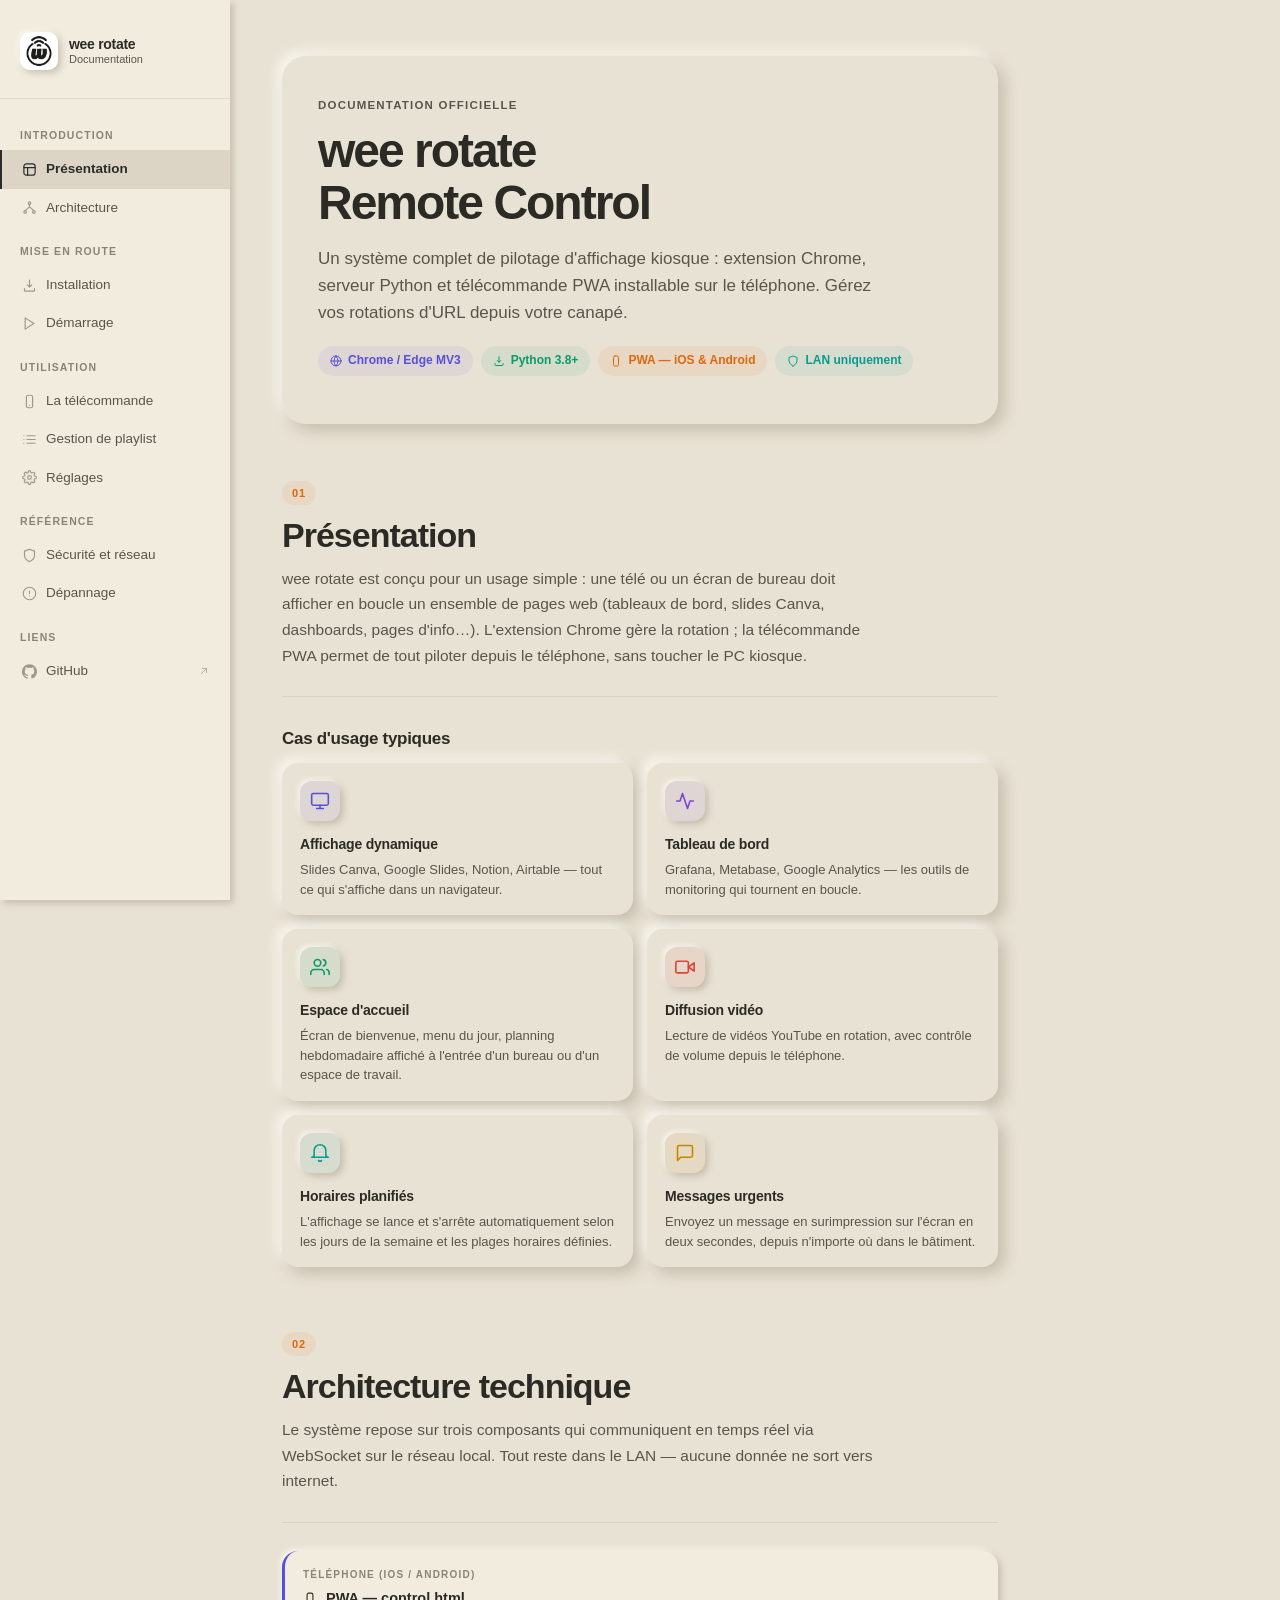
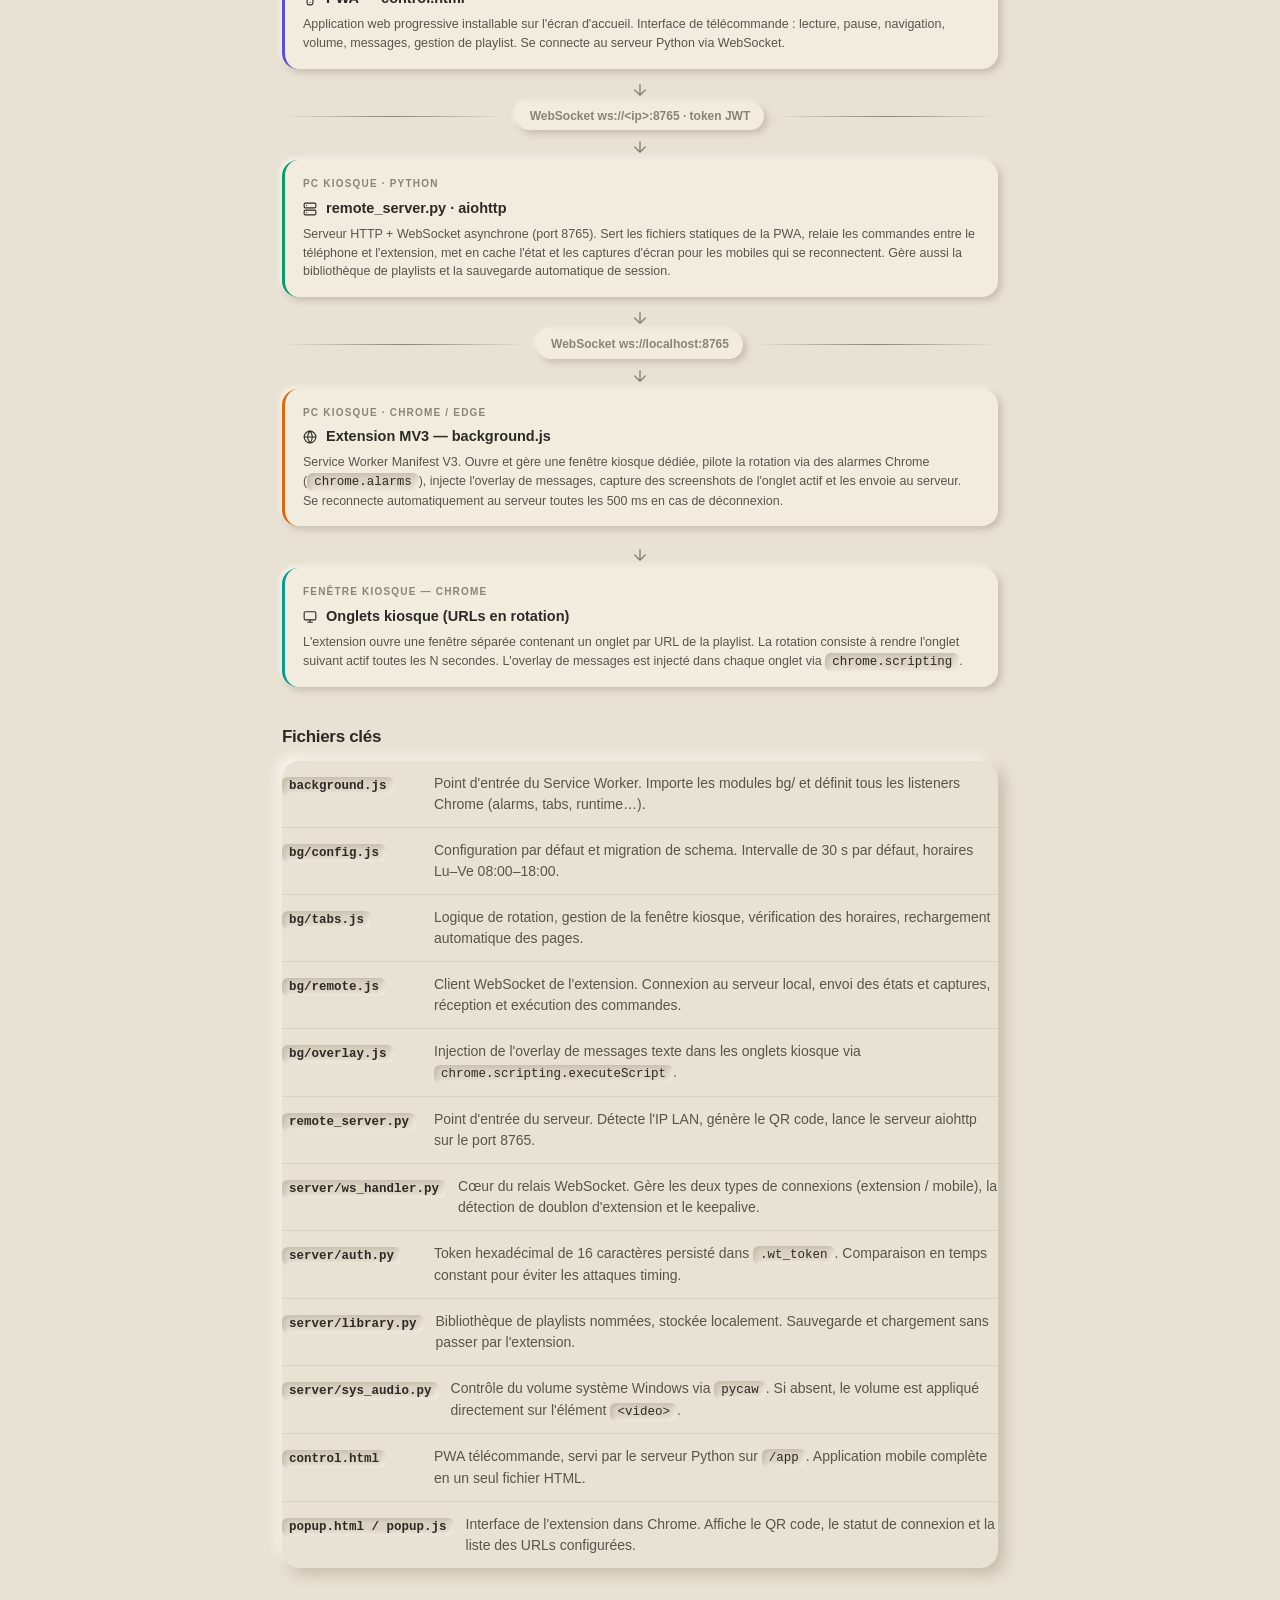
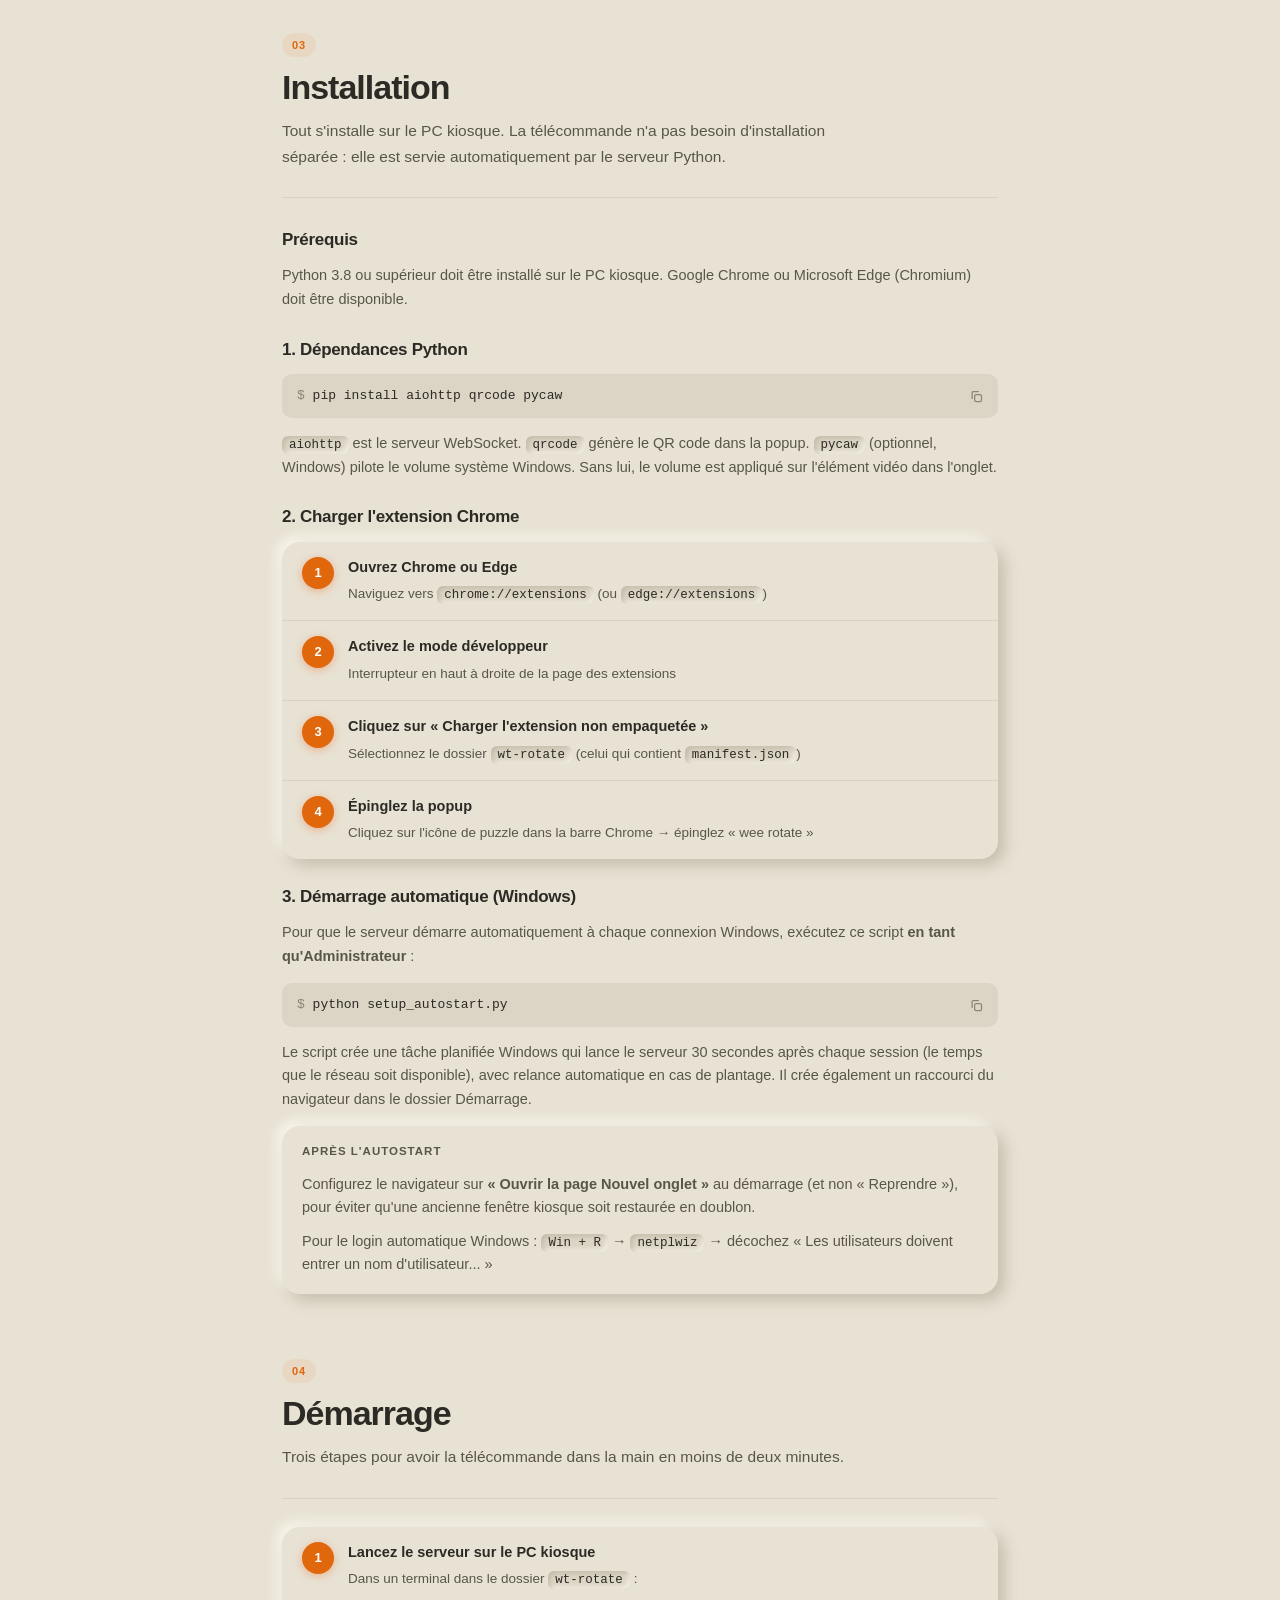
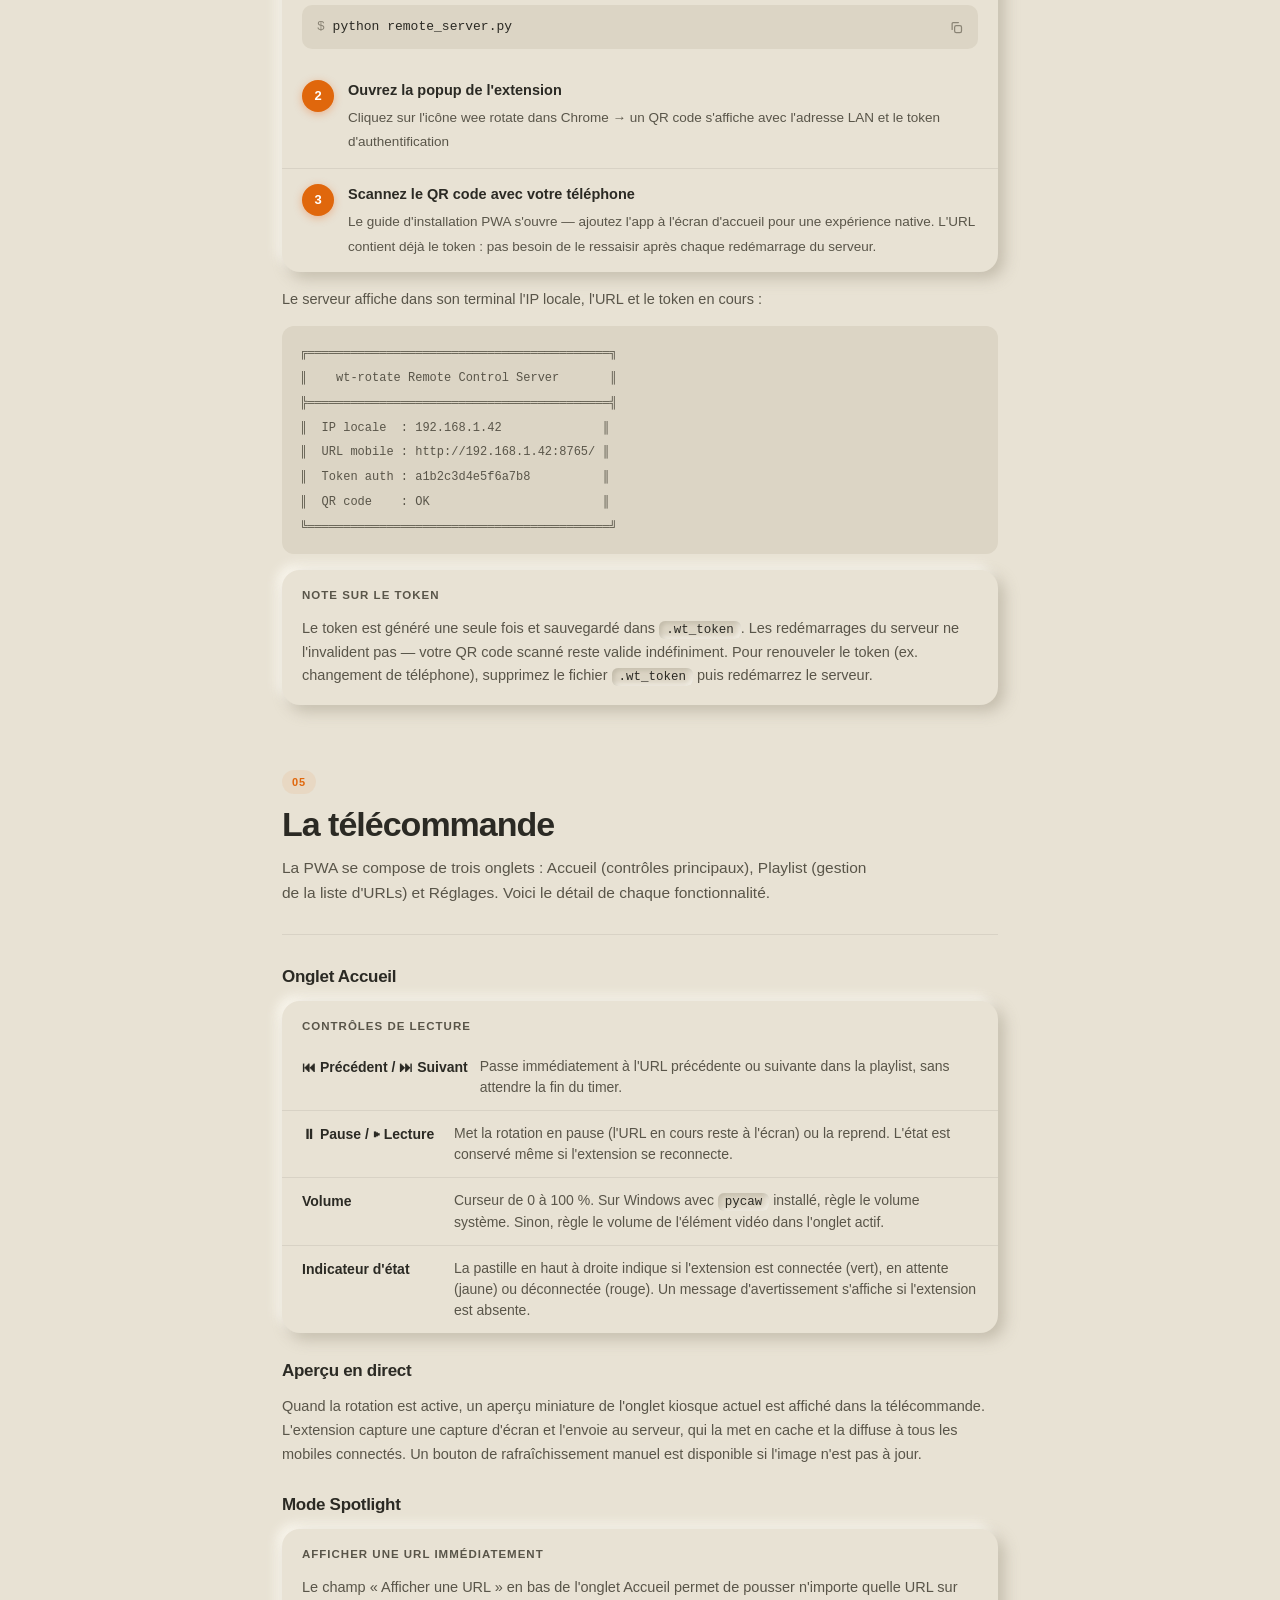
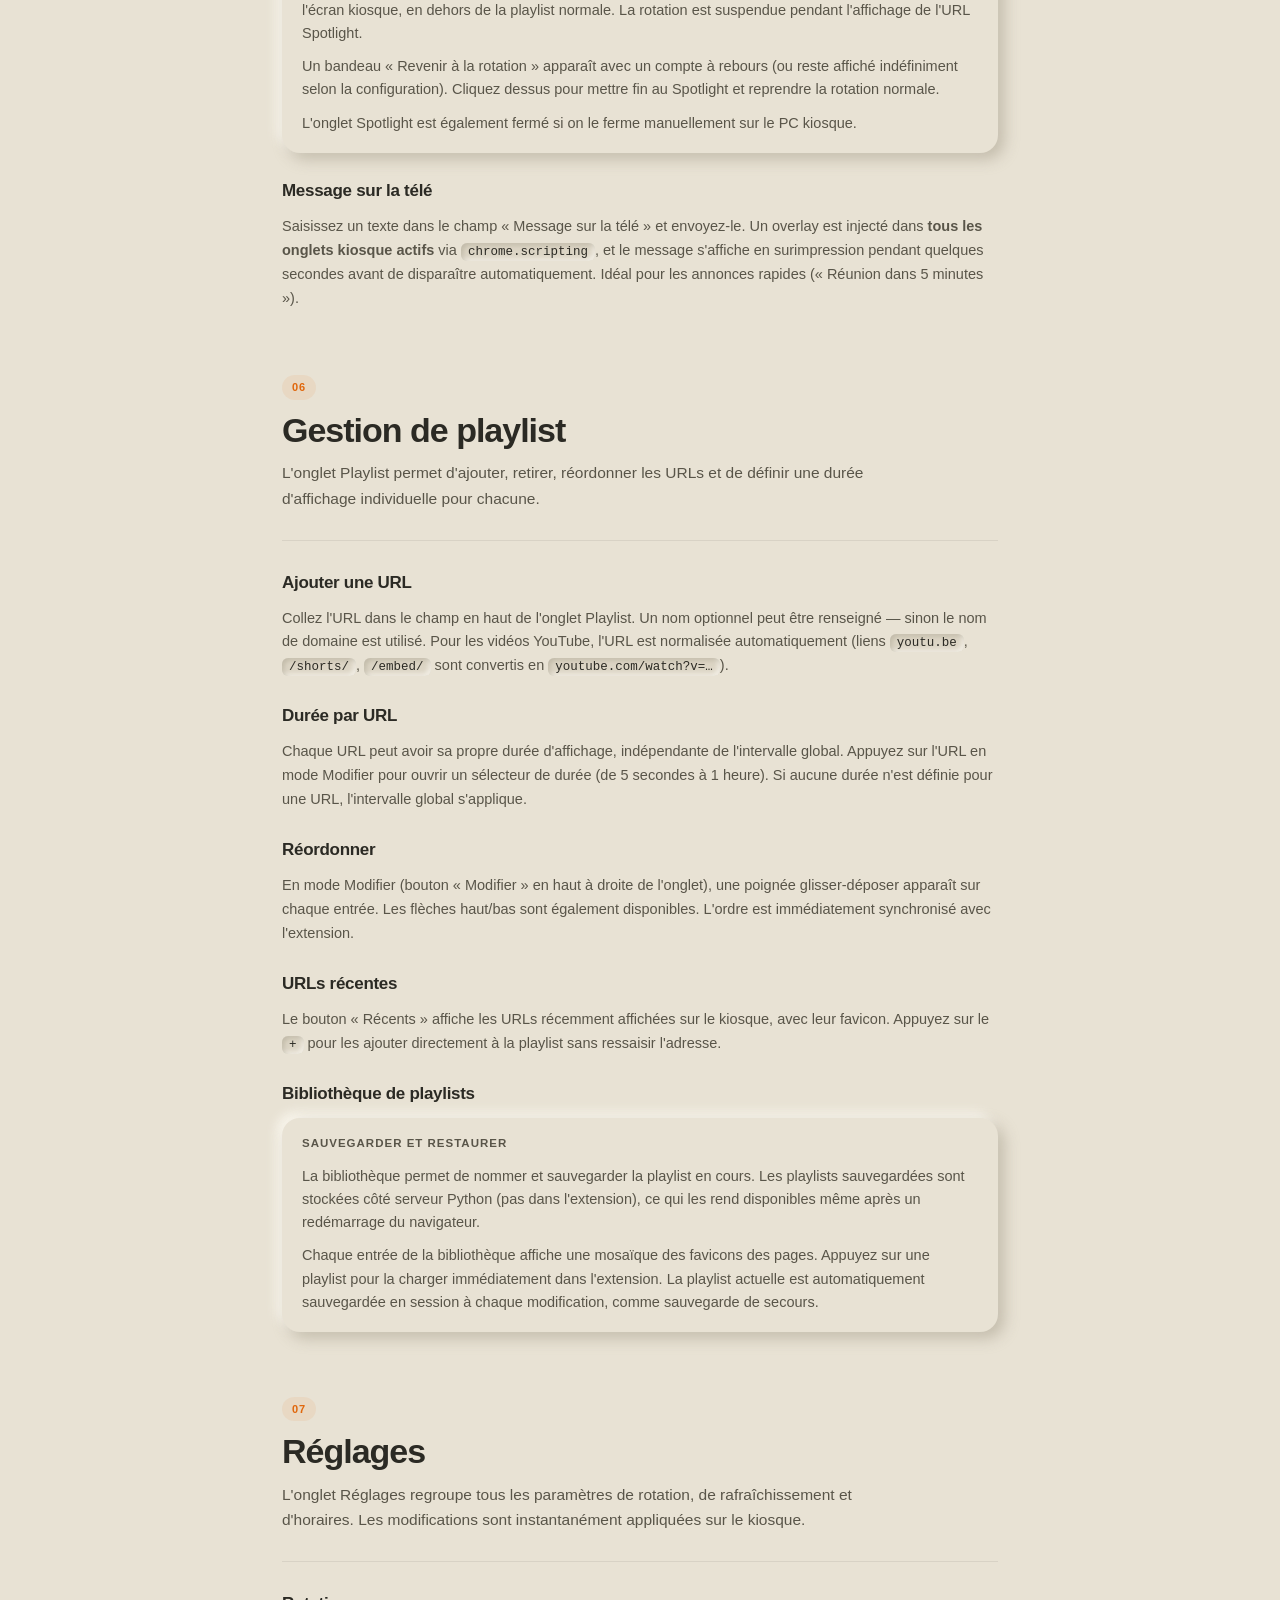
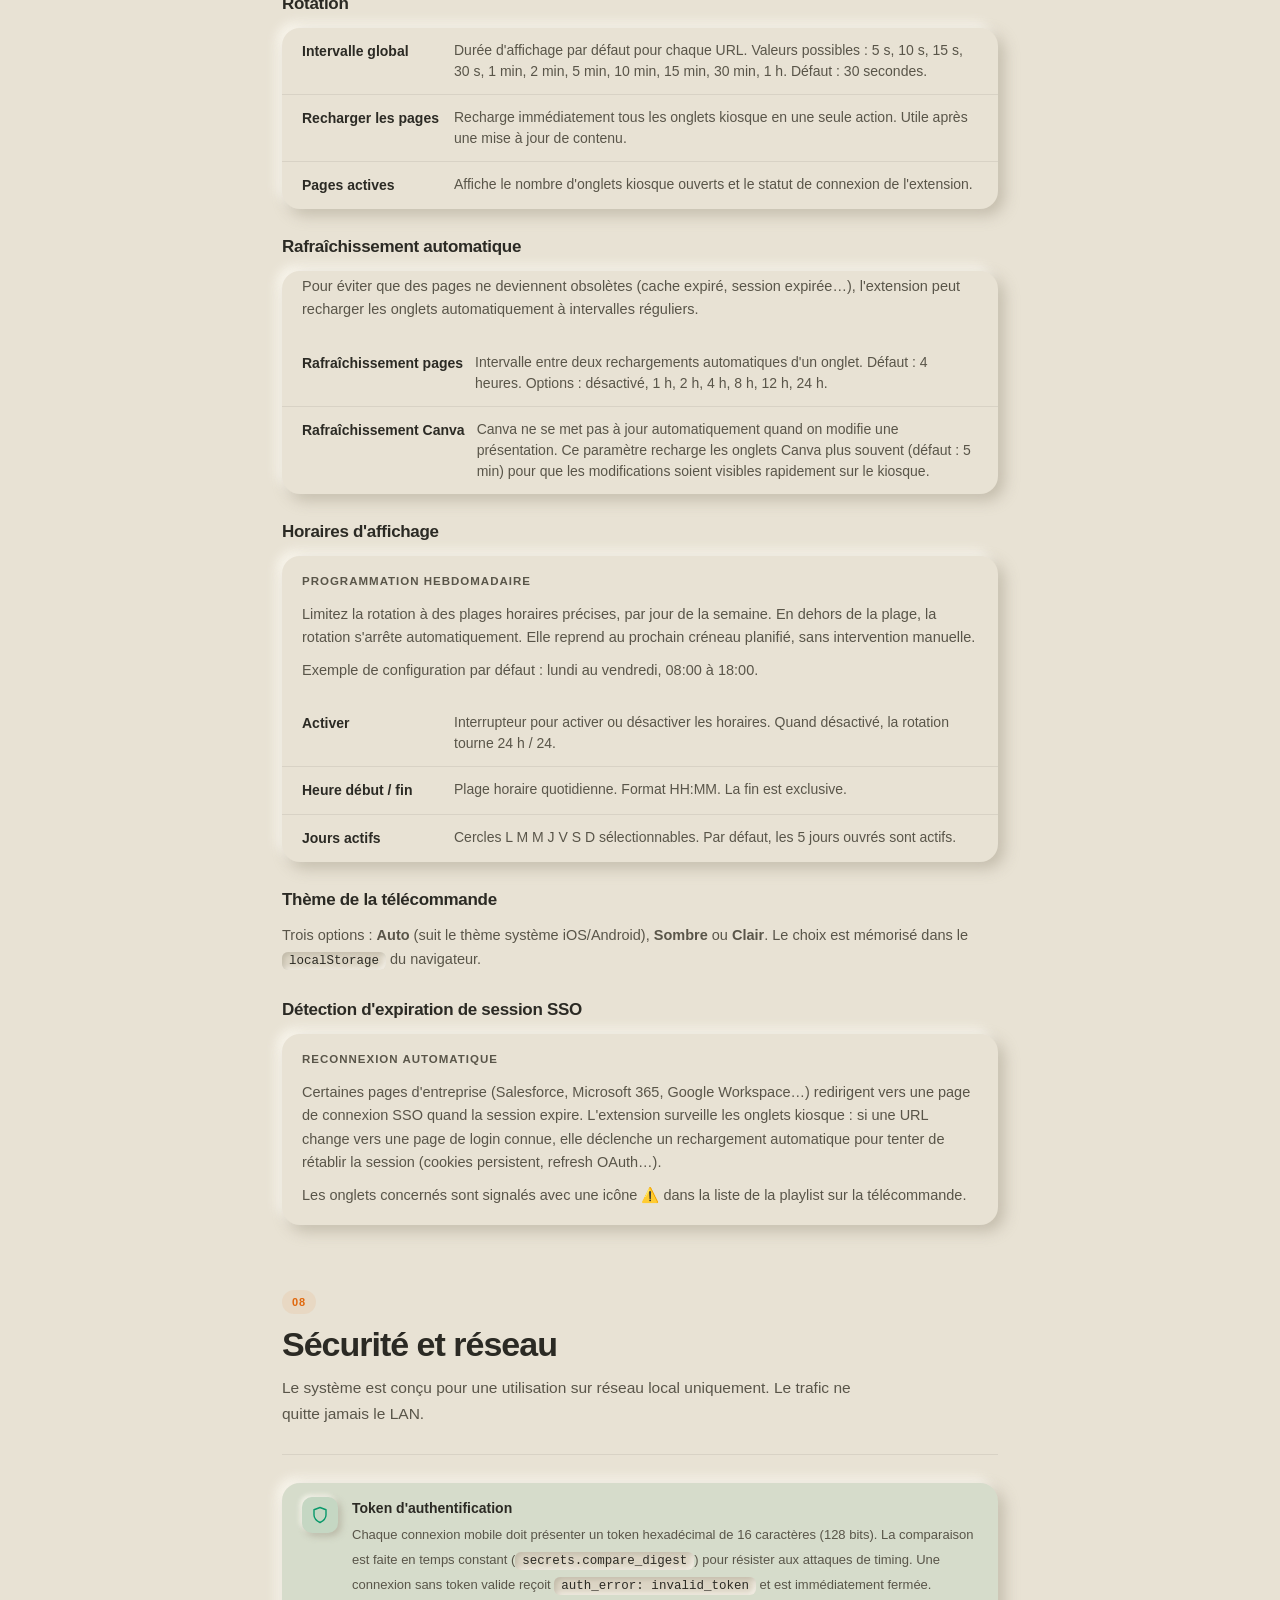
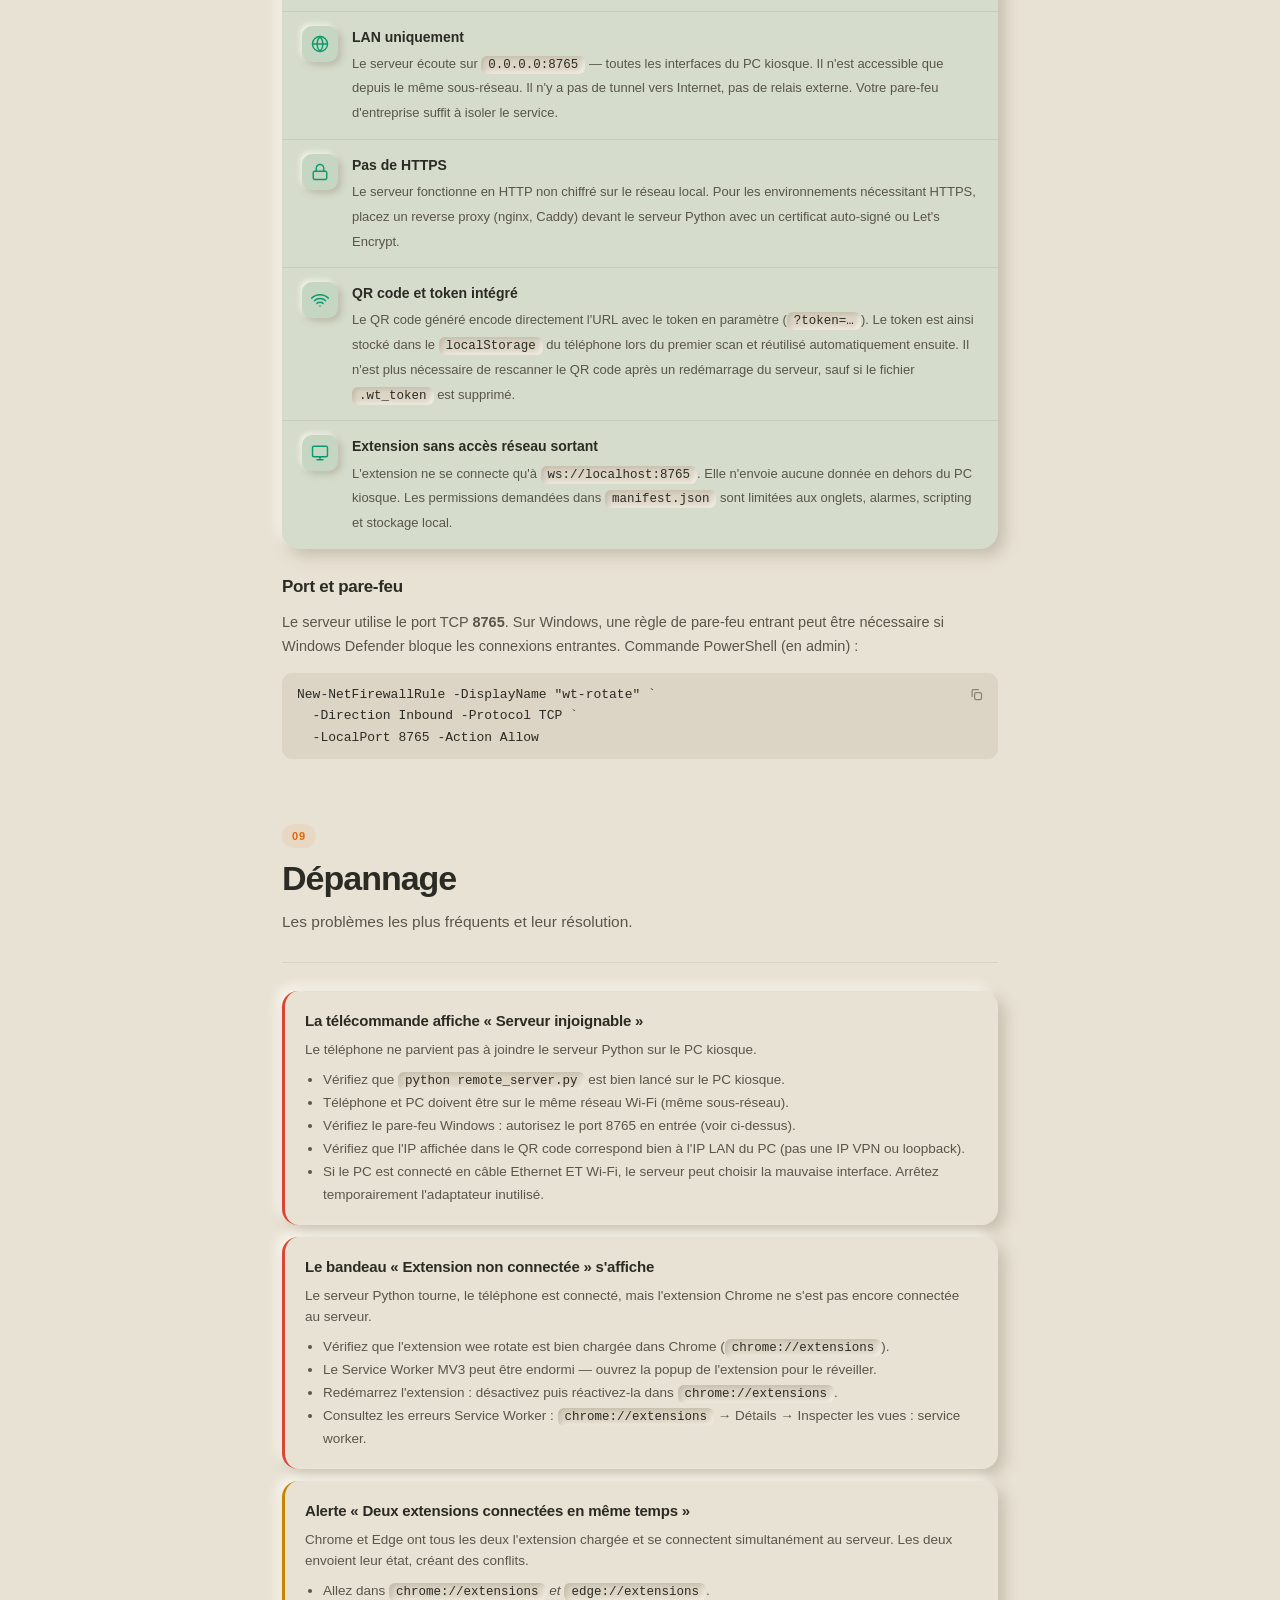
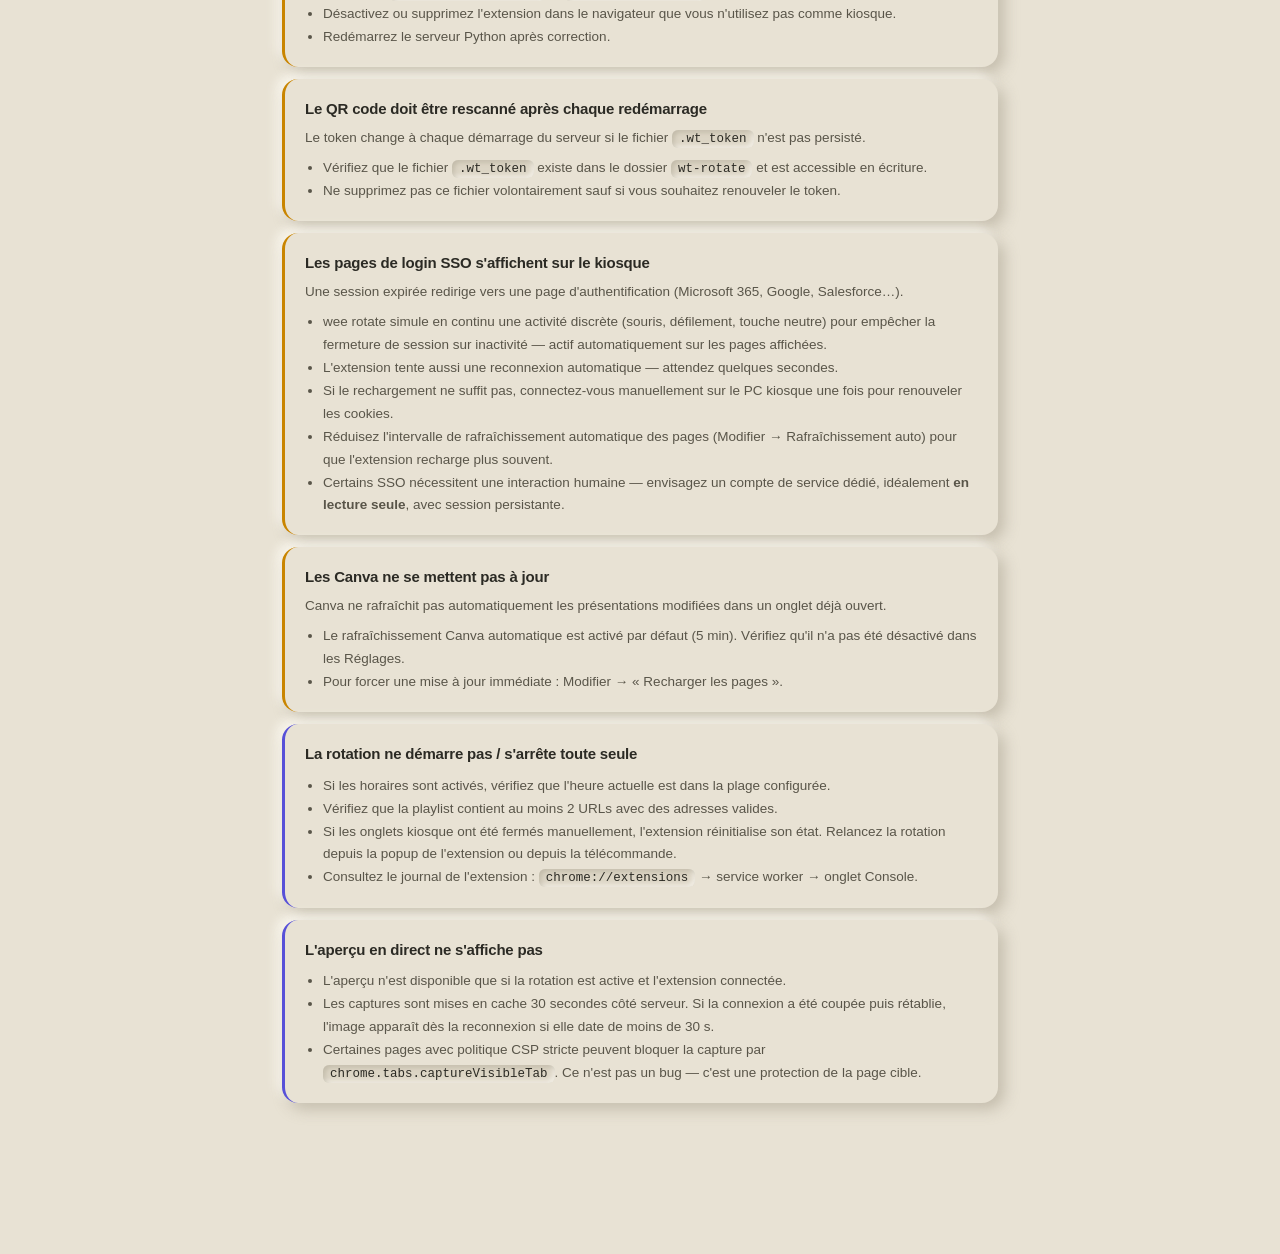
<file: wt-rotate/docs.html>
<!DOCTYPE html>
<html lang="fr">
<head>
<meta charset="utf-8">
<meta name="viewport" content="width=device-width, initial-scale=1">
<title>wee rotate — Documentation</title>
<style>
/* ── Palette olive néomorphe (même ADN que control.html) ── */
:root {
  color-scheme: light;
  /* Parchemin chaud — surfaces crème marquées, jamais de blanc pur */
  --page:       #E8E2D4;   /* fond crème-parchemin, reposant pour l'œil */
  --raise:      #F1ECDE;   /* surface surélevée (sidebar) — capte la lumière */
  --sink:       #DCD5C5;   /* creux, nettement plus sombre */
  --txt:        #2B2A24;   /* presque noir, légèrement chaud */
  --txt-2:      #595549;
  --txt-3:      #8A8475;   /* lisible sur parchemin (≈4:1) */
  --line:       rgba(0,0,0,.07);
  --accent:     #2A2C29;
  --accent-txt: #F6F4EE;
  --accent-gl:  rgba(42,44,41,.07);
  --grad:       linear-gradient(150deg, #2A2C29, #565B54);
  --ease:       cubic-bezier(.16,1,.3,1);
  --sidebar-w:  230px;

  /* accents sémantiques — doux, juste assez saturés pour ressortir */
  --indigo:     #5750D8;
  --indigo-bg:  rgba(87,80,216,.08);
  --orange:     #E0670C;
  --orange-bg:  rgba(224,103,12,.08);
  --green:      #0C9A6C;
  --green-bg:   rgba(12,154,108,.08);
  --amber:      #C98500;
  --amber-bg:   rgba(201,133,0,.09);
  --red:        #DA4536;
  --red-bg:     rgba(218,69,54,.08);
  --purple:     #7B45DC;
  --purple-bg:  rgba(123,69,220,.08);
  --teal:       #0C9A90;
  --teal-bg:    rgba(12,154,144,.08);

  /* ombres néomorphes — douces sur parchemin */
  --neu-d:      rgba(150,142,122,.46);
  --neu-l:      rgba(255,253,246,.85);
  --sh-card:    6px 6px 15px var(--neu-d), -5px -5px 12px var(--neu-l);
  --sh-sm:      3px 3px 7px var(--neu-d), -2px -2px 5px var(--neu-l);
  --sh-in-sm:   inset 2px 2px 5px rgba(150,142,122,.42), inset -2px -2px 5px rgba(255,253,246,.8);
  --sh-accent:  4px 4px 12px rgba(0,0,0,.10), 0 0 16px var(--accent-gl);
}

/* ── Reset ── */
*, *::before, *::after { box-sizing: border-box; margin: 0; padding: 0; }
html { scroll-behavior: smooth; }
body {
  font-family: -apple-system, BlinkMacSystemFont, 'SF Pro Text', 'Segoe UI', Roboto, sans-serif;
  background: var(--page);
  color: var(--txt);
  -webkit-font-smoothing: antialiased;
  font-size: 15px;
  line-height: 1.65;
}
a { color: var(--accent); text-decoration: none; }
a:hover { text-decoration: underline; }
::selection { background: var(--accent); color: var(--accent-txt); }

/* ── Layout ── */
.layout { display: flex; min-height: 100vh; }

/* ── Sidebar (surface surélevée) ── */
.sidebar {
  width: var(--sidebar-w);
  flex-shrink: 0;
  position: sticky; top: 0; height: 100vh;
  overflow-y: auto;
  padding: 32px 0;
  background: var(--raise);
  box-shadow: var(--sh-sm);
  display: flex; flex-direction: column; gap: 0;
}
.sidebar-brand {
  display: flex; align-items: center; gap: 11px;
  padding: 0 20px 28px;
  border-bottom: 1px solid var(--line);
  margin-bottom: 12px;
}
.sidebar-logo {
  width: 38px; height: 38px;
  border-radius: 10px; overflow: hidden; flex-shrink: 0;
  box-shadow: var(--sh-sm);
}
.sidebar-logo img { width: 100%; height: 100%; object-fit: cover; display: block; }
.sidebar-name { font-size: 14px; font-weight: 750; letter-spacing: -.3px; line-height: 1.2; }
.sidebar-name small {
  display: block; font-size: 11px; font-weight: 500;
  color: var(--txt-2); letter-spacing: 0;
}

.nav-section {
  font-size: 10.5px; font-weight: 700; letter-spacing: 1.1px;
  text-transform: uppercase; color: var(--txt-3);
  padding: 16px 20px 6px;
}
.nav-link {
  display: flex; align-items: center; gap: 9px;
  padding: 8px 20px;
  font-size: 13.5px; font-weight: 500;
  color: var(--txt-2);
  border-left: 2.5px solid transparent;
  transition: color .18s var(--ease), border-color .18s var(--ease), background .18s var(--ease);
  cursor: pointer; text-decoration: none;
}
.nav-link:hover { color: var(--txt); background: var(--sink); text-decoration: none; }
.nav-link.active {
  color: var(--accent);
  border-left-color: var(--accent);
  font-weight: 650;
  background: var(--sink);
}
.nav-link svg { opacity: .55; flex-shrink: 0; }
.nav-link.active svg { opacity: 1; }
.nav-link-ext .ext-arrow { margin-left: auto; opacity: .4; transition: transform .18s var(--ease); }
.nav-link-ext:hover { color: var(--txt); background: var(--sink); }
.nav-link-ext:hover .ext-arrow { transform: translate(2px, -2px); opacity: .7; }

/* ── Main content ── */
.main { flex: 1; min-width: 0; max-width: 820px; padding: 56px 52px 96px; }

/* ── Hero (panneau convexe) ── */
.hero {
  position: relative;
  margin-bottom: 56px;
  background: var(--page); box-shadow: var(--sh-card);
  border-radius: 24px;
  padding: 40px 36px 48px;
}
.hero-eyebrow {
  font-size: 11.5px; font-weight: 700; letter-spacing: 1.2px;
  text-transform: uppercase; color: var(--txt-2);
  margin-bottom: 10px;
}
.hero h1 {
  font-size: 48px; font-weight: 900; letter-spacing: -2px;
  line-height: 1.08; margin-bottom: 16px;
}
.hero-sub { font-size: 17px; color: var(--txt-2); line-height: 1.6; max-width: 560px; }
.hero-badges { display: flex; flex-wrap: wrap; gap: 8px; margin-top: 20px; }
.badge {
  display: inline-flex; align-items: center; gap: 6px;
  font-size: 12px; font-weight: 600;
  padding: 5px 12px; border-radius: 100px;
  background: var(--raise); box-shadow: var(--sh-sm);
  color: var(--txt-2);
}
.badge svg { opacity: .7; }
.badge-indigo { color: var(--indigo); background: var(--indigo-bg); box-shadow: none; }
.badge-indigo svg { opacity: 1; }
.badge-green  { color: var(--green);  background: var(--green-bg);  box-shadow: none; }
.badge-green  svg { opacity: 1; }
.badge-orange { color: var(--orange); background: var(--orange-bg); box-shadow: none; }
.badge-orange svg { opacity: 1; }
.badge-teal   { color: var(--teal);   background: var(--teal-bg);   box-shadow: none; }
.badge-teal   svg { opacity: 1; }

/* ── Sections ── */
.section { margin-bottom: 64px; scroll-margin-top: 32px; }
.section-eyebrow {
  display: inline-block;
  font-size: 11px; font-weight: 800; letter-spacing: 1px;
  text-transform: uppercase; color: var(--orange);
  background: var(--orange-bg);
  padding: 3px 10px; border-radius: 100px;
  margin-bottom: 10px;
}
.section h2 {
  font-size: 34px; font-weight: 800; letter-spacing: -1px;
  margin-bottom: 10px; line-height: 1.2;
}
.section-intro {
  font-size: 15.5px; color: var(--txt-2); line-height: 1.65;
  margin-bottom: 28px; max-width: 600px;
}
.divider { height: 1px; background: var(--line); margin-bottom: 28px; }

/* ── Cards convexes ── */
.card {
  background: var(--page); box-shadow: var(--sh-card);
  border-radius: 18px; overflow: hidden; margin-bottom: 16px;
}
.card-hdr {
  font-size: 11.5px; font-weight: 700; letter-spacing: 1px;
  text-transform: uppercase; color: var(--txt-2);
  padding: 16px 20px 8px;
}
.card-body { padding: 4px 20px 18px; }
.card-body p { color: var(--txt-2); font-size: 14.5px; line-height: 1.6; }
.card-body p + p { margin-top: 10px; }

/* ── Step list ── */
.step-list { list-style: none; }
.step-item {
  display: flex; align-items: flex-start; gap: 14px;
  padding: 14px 20px;
  border-bottom: 1px solid var(--line);
}
.step-item:last-child { border-bottom: 0; }
.step-num {
  width: 32px; height: 32px; border-radius: 50%;
  background: var(--orange); color: #fff;
  font-size: 13px; font-weight: 800;
  display: flex; align-items: center; justify-content: center;
  flex-shrink: 0; margin-top: 1px;
  box-shadow: 0 2px 8px rgba(234,88,12,.35);
}
.step-content { flex: 1; min-width: 0; }
.step-content strong { display: block; font-size: 14.5px; font-weight: 650; margin-bottom: 2px; }
.step-content span { font-size: 13.5px; color: var(--txt-2); line-height: 1.5; }

/* ── Commandes — ligne épurée + bouton « copier » (sans encadré) ── */
.cmd {
  position: relative;
  background: var(--sink);
  border-radius: 10px;
  padding: 11px 46px 11px 15px;   /* à droite : place pour le bouton copier */
  margin: 4px 0 14px;
  overflow: hidden;
}
.cmd code {
  display: block;
  font-family: 'SF Mono', 'Fira Code', 'Consolas', 'Menlo', monospace;
  font-size: 13px; line-height: 1.65;
  color: var(--txt);
  background: none; box-shadow: none; border: 0; padding: 0; border-radius: 0;
  white-space: pre; overflow-x: auto; -webkit-overflow-scrolling: touch;
}
.cmd-copy {
  position: absolute; top: 7px; right: 7px;
  width: 30px; height: 30px;
  display: inline-flex; align-items: center; justify-content: center;
  border: 0; border-radius: 8px; background: transparent;
  color: var(--txt-3); cursor: pointer;
  transition: color .15s var(--ease), background .15s var(--ease), transform .12s var(--ease);
}
.cmd-copy:hover  { color: var(--txt); background: var(--raise); }
.cmd-copy:active { transform: scale(.88); }
.cmd-copy.ok     { color: var(--green); }
.cmd-copy svg         { width: 15px; height: 15px; display: block; }
.cmd-copy .ic-ok      { display: none; }
.cmd-copy.ok .ic-copy { display: none; }
.cmd-copy.ok .ic-ok   { display: block; }

/* ── Sortie terminal (lecture seule, pas de copie) ── */
.term-out {
  background: var(--sink);
  border-radius: 12px;
  padding: 15px 18px;
  margin: 4px 0 16px;
  overflow-x: auto; -webkit-overflow-scrolling: touch;
}
.term-out code {
  font-family: 'SF Mono', 'Fira Code', 'Consolas', 'Menlo', monospace;
  font-size: 12px; line-height: 1.5;
  color: var(--txt-2);
  background: none; box-shadow: none; border: 0; padding: 0; border-radius: 0;
  white-space: pre;
}
code {
  font-family: 'SF Mono', 'Fira Code', 'Consolas', 'Menlo', monospace;
  font-size: 12.5px;
  background: var(--sink); box-shadow: var(--sh-in-sm);
  padding: 2px 7px; border-radius: 6px; color: var(--txt);
}
.prompt { color: var(--txt-3); user-select: none; }
.cmd-comment { color: var(--txt-3); font-style: italic; }

/* ── Architecture ── */
.arch { display: flex; flex-direction: column; gap: 0; margin-bottom: 16px; }
.arch-row { display: flex; align-items: stretch; gap: 12px; margin-bottom: 12px; }
.arch-box {
  background: var(--raise); box-shadow: var(--sh-sm);
  border-radius: 16px; padding: 16px 18px; flex: 1;
}
.arch-box-label {
  font-size: 10px; font-weight: 750; letter-spacing: 1.2px;
  text-transform: uppercase; color: var(--txt-3); margin-bottom: 4px;
}
.arch-box-name { font-size: 14.5px; font-weight: 700; margin-bottom: 4px; }
.arch-box-desc { font-size: 12.5px; color: var(--txt-2); line-height: 1.5; }
.arch-conn {
  display: flex; align-items: center; justify-content: center;
  gap: 10px; margin-bottom: 8px;
  font-size: 12px; font-weight: 600; color: var(--txt-3);
}
.arch-conn span {
  background: var(--raise); box-shadow: var(--sh-sm);
  border-radius: 100px; padding: 4px 14px; font-size: 12px;
}
.arch-line {
  flex: 1; height: 1px;
  background: linear-gradient(to right, transparent, var(--txt-3), transparent);
}
.arch-arrow-down { display: flex; justify-content: center; color: var(--txt-3); margin-bottom: 4px; }

/* ── Feature grid ── */
.feature-grid {
  display: grid;
  grid-template-columns: repeat(auto-fill, minmax(240px, 1fr));
  gap: 14px; margin-bottom: 16px;
}
.feature-card {
  background: var(--page); box-shadow: var(--sh-card);
  border-radius: 16px; padding: 18px 18px 16px;
}
.feature-ic {
  width: 40px; height: 40px; border-radius: 12px;
  background: var(--ic-bg, var(--raise)); box-shadow: var(--sh-sm);
  display: flex; align-items: center; justify-content: center;
  margin-bottom: 12px; color: var(--ic-clr, var(--txt));
}
.feature-name { font-size: 14px; font-weight: 700; margin-bottom: 4px; letter-spacing: -.2px; }
.feature-desc { font-size: 13px; color: var(--txt-2); line-height: 1.5; }

/* ── Info row ── */
.info-row {
  display: flex; align-items: flex-start;
  gap: 12px; padding: 12px 0;
  border-bottom: 1px solid var(--line); font-size: 14px;
}
.info-row:last-child { border-bottom: 0; }
.info-label { min-width: 140px; flex-shrink: 0; font-weight: 650; color: var(--txt); }
.info-val { color: var(--txt-2); line-height: 1.5; }

/* ── Troubleshoot cards ── */
.trouble-card {
  background: var(--page); box-shadow: var(--sh-card);
  border-radius: 16px; padding: 18px 20px;
  margin-bottom: 12px;
  border-left: 3px solid var(--txt-3);
}
.trouble-card h3 { font-size: 15px; font-weight: 700; margin-bottom: 6px; letter-spacing: -.2px; }
.trouble-card p { font-size: 13.5px; color: var(--txt-2); line-height: 1.55; }
.trouble-card p + p { margin-top: 6px; }
.trouble-card ul {
  margin-top: 8px; padding-left: 18px;
  font-size: 13.5px; color: var(--txt-2); line-height: 1.7;
}

/* ── Security block ── */
.sec-row {
  display: flex; align-items: flex-start;
  gap: 14px; padding: 14px 0;
  border-bottom: 1px solid var(--line);
}
.sec-row:last-child { border-bottom: 0; }
.sec-ic {
  width: 36px; height: 36px; border-radius: 10px;
  background: var(--green-bg); flex-shrink: 0;
  display: flex; align-items: center; justify-content: center;
  color: var(--green); box-shadow: var(--sh-sm);
}
.sec-txt strong { display: block; font-size: 14px; font-weight: 650; margin-bottom: 2px; }
.sec-txt span { font-size: 13px; color: var(--txt-2); line-height: 1.5; }

/* ── Mobile nav (hamburger) ── */
.mob-nav-toggle {
  display: none;
  position: fixed; top: 16px; left: 16px; z-index: 200;
  width: 42px; height: 42px; border-radius: 12px;
  background: var(--raise); box-shadow: var(--sh-sm);
  border: none;
  align-items: center; justify-content: center; cursor: pointer;
}
.mob-nav-toggle:hover { box-shadow: var(--sh-card); }
.mob-overlay {
  display: none; position: fixed; inset: 0; z-index: 150;
  background: rgba(0,0,0,.4);
}

/* ── Responsive ── */
@media (max-width: 860px) {
  .main { padding: 40px 28px 80px; }
  .hero h1 { font-size: 36px; }
}
@media (max-width: 700px) {
  .sidebar {
    position: fixed; top: 0; left: 0; z-index: 160;
    transform: translateX(-100%);
    transition: transform .3s var(--ease);
    height: 100%;
  }
  .sidebar.open { transform: none; box-shadow: 4px 0 32px rgba(0,0,0,.3); }
  .mob-overlay.open { display: block; }
  .mob-nav-toggle { display: flex; }
  .main { padding: 32px 18px 72px; }
  .hero { margin-bottom: 40px; }
  .hero h1 { font-size: 28px; }
  .feature-grid { grid-template-columns: 1fr; }
  .arch-row { flex-direction: column; }
}

/* ── Touches globales ── */
.tag {
  display: inline-block;
  font-size: 11px; font-weight: 700;
  padding: 2px 8px; border-radius: 6px;
  background: var(--raise); box-shadow: var(--sh-sm);
  color: var(--txt-2);
  letter-spacing: .3px; vertical-align: middle;
}
h3.sub { font-size: 17px; font-weight: 700; letter-spacing: -.3px; margin: 24px 0 10px; }
p.body { font-size: 14.5px; color: var(--txt-2); line-height: 1.65; margin-bottom: 14px; }
</style>
</head>
<body>

<!-- Mobile nav overlay -->
<div class="mob-overlay" id="mob-overlay" onclick="closeSidebar()"></div>

<!-- Mobile menu toggle -->
<button class="mob-nav-toggle" onclick="toggleSidebar()" aria-label="Menu">
  <svg viewBox="0 0 24 24" fill="none" stroke="currentColor" stroke-width="2" stroke-linecap="round" width="18" height="18">
    <line x1="3" y1="6" x2="21" y2="6"/><line x1="3" y1="12" x2="21" y2="12"/><line x1="3" y1="18" x2="21" y2="18"/>
  </svg>
</button>

<div class="layout">

  <!-- ═══ Sidebar ════════════════════════════════════════════════════════ -->
  <aside class="sidebar" id="sidebar">
    <div class="sidebar-brand">
      <div class="sidebar-logo">
        <img src="icons/icon128.png" alt="wee rotate">
      </div>
      <div class="sidebar-name">wee rotate<small>Documentation</small></div>
    </div>

    <div class="nav-section">Introduction</div>
    <a class="nav-link active" href="#presentation" onclick="closeSidebar()">
      <svg viewBox="0 0 24 24" fill="none" stroke="currentColor" stroke-width="1.9" stroke-linecap="round" stroke-linejoin="round" width="15" height="15"><rect x="3" y="3" width="18" height="18" rx="4"/><path d="M3 9h18M9 21V9"/></svg>
      Présentation
    </a>
    <a class="nav-link" href="#architecture" onclick="closeSidebar()">
      <svg viewBox="0 0 24 24" fill="none" stroke="currentColor" stroke-width="1.9" stroke-linecap="round" stroke-linejoin="round" width="15" height="15"><circle cx="12" cy="5" r="2"/><circle cx="5" cy="19" r="2"/><circle cx="19" cy="19" r="2"/><path d="M12 7v4M5 17l7-6 7 6"/></svg>
      Architecture
    </a>

    <div class="nav-section">Mise en route</div>
    <a class="nav-link" href="#installation" onclick="closeSidebar()">
      <svg viewBox="0 0 24 24" fill="none" stroke="currentColor" stroke-width="1.9" stroke-linecap="round" stroke-linejoin="round" width="15" height="15"><path d="M12 3.5v11M8.5 11L12 14.5l3.5-3.5"/><path d="M4 17v2.5A1.5 1.5 0 0 0 5.5 21h13A1.5 1.5 0 0 0 20 19.5V17"/></svg>
      Installation
    </a>
    <a class="nav-link" href="#demarrage" onclick="closeSidebar()">
      <svg viewBox="0 0 24 24" fill="none" stroke="currentColor" stroke-width="1.9" stroke-linecap="round" stroke-linejoin="round" width="15" height="15"><polygon points="5 3 19 12 5 21 5 3"/></svg>
      Démarrage
    </a>

    <div class="nav-section">Utilisation</div>
    <a class="nav-link" href="#remote" onclick="closeSidebar()">
      <svg viewBox="0 0 24 24" fill="none" stroke="currentColor" stroke-width="1.9" stroke-linecap="round" stroke-linejoin="round" width="15" height="15"><rect x="7" y="2" width="10" height="20" rx="3"/><circle cx="12" cy="18" r="1" fill="currentColor" stroke="none"/></svg>
      La télécommande
    </a>
    <a class="nav-link" href="#playlist" onclick="closeSidebar()">
      <svg viewBox="0 0 24 24" fill="none" stroke="currentColor" stroke-width="1.9" stroke-linecap="round" stroke-linejoin="round" width="15" height="15"><path d="M8 6h13M8 12h13M8 18h13M3 6h.01M3 12h.01M3 18h.01"/></svg>
      Gestion de playlist
    </a>
    <a class="nav-link" href="#reglages" onclick="closeSidebar()">
      <svg viewBox="0 0 24 24" fill="none" stroke="currentColor" stroke-width="1.9" stroke-linecap="round" stroke-linejoin="round" width="15" height="15"><circle cx="12" cy="12" r="3"/><path d="M19.4 15a1.65 1.65 0 0 0 .33 1.82l.06.06a2 2 0 1 1-2.83 2.83l-.06-.06a1.65 1.65 0 0 0-1.82-.33 1.65 1.65 0 0 0-1 1.51V21a2 2 0 1 1-4 0v-.09A1.65 1.65 0 0 0 9 19.4a1.65 1.65 0 0 0-1.82.33l-.06.06a2 2 0 1 1-2.83-2.83l.06-.06A1.65 1.65 0 0 0 4.68 15a1.65 1.65 0 0 0-1.51-1H3a2 2 0 1 1 0-4h.09A1.65 1.65 0 0 0 4.6 9a1.65 1.65 0 0 0-.33-1.82l-.06-.06a2 2 0 1 1 2.83-2.83l.06.06A1.65 1.65 0 0 0 9 4.68a1.65 1.65 0 0 0 1-1.51V3a2 2 0 1 1 4 0v.09a1.65 1.65 0 0 0 1 1.51 1.65 1.65 0 0 0 1.82-.33l.06-.06a2 2 0 1 1 2.83 2.83l-.06.06A1.65 1.65 0 0 0 19.4 9a1.65 1.65 0 0 0 1.51 1H21a2 2 0 1 1 0 4h-.09a1.65 1.65 0 0 0-1.51 1z"/></svg>
      Réglages
    </a>

    <div class="nav-section">Référence</div>
    <a class="nav-link" href="#securite" onclick="closeSidebar()">
      <svg viewBox="0 0 24 24" fill="none" stroke="currentColor" stroke-width="1.9" stroke-linecap="round" stroke-linejoin="round" width="15" height="15"><path d="M12 22s8-4 8-10V5l-8-3-8 3v7c0 6 8 10 8 10z"/></svg>
      Sécurité et réseau
    </a>
    <a class="nav-link" href="#depannage" onclick="closeSidebar()">
      <svg viewBox="0 0 24 24" fill="none" stroke="currentColor" stroke-width="1.9" stroke-linecap="round" stroke-linejoin="round" width="15" height="15"><circle cx="12" cy="12" r="10"/><line x1="12" y1="8" x2="12" y2="12"/><line x1="12" y1="16" x2="12.01" y2="16"/></svg>
      Dépannage
    </a>

    <div class="nav-section">Liens</div>
    <a class="nav-link nav-link-ext" href="https://github.com/sringot" target="_blank" rel="noopener" onclick="closeSidebar()">
      <svg viewBox="0 0 24 24" fill="currentColor" width="15" height="15"><path d="M12 .5C5.37.5 0 5.78 0 12.29c0 5.2 3.44 9.6 8.21 11.16.6.11.82-.25.82-.56v-2.2c-3.34.71-4.04-1.57-4.04-1.57-.55-1.36-1.33-1.72-1.33-1.72-1.09-.73.08-.72.08-.72 1.2.08 1.84 1.21 1.84 1.21 1.07 1.8 2.81 1.28 3.5.98.11-.76.42-1.28.76-1.57-2.67-.3-5.47-1.31-5.47-5.83 0-1.29.47-2.34 1.23-3.17-.12-.29-.53-1.49.12-3.11 0 0 1.01-.32 3.3 1.21a11.6 11.6 0 0 1 3-.4c1.02 0 2.05.13 3 .4 2.29-1.53 3.3-1.21 3.3-1.21.65 1.62.24 2.82.12 3.11.77.83 1.23 1.88 1.23 3.17 0 4.53-2.81 5.53-5.49 5.82.43.37.81 1.1.81 2.22v3.29c0 .31.22.68.83.56C20.57 21.88 24 17.49 24 12.29 24 5.78 18.63.5 12 .5z"/></svg>
      GitHub
      <svg class="ext-arrow" viewBox="0 0 24 24" fill="none" stroke="currentColor" stroke-width="2" stroke-linecap="round" stroke-linejoin="round" width="12" height="12"><path d="M7 17L17 7M9 7h8v8"/></svg>
    </a>
  </aside>

  <!-- ═══ Main content ═════════════════════════════════════════════════ -->
  <main class="main" id="main">

    <!-- ── Hero ─────────────────────────────────────────────────────── -->
    <div class="hero">
      <div class="hero-eyebrow">Documentation officielle</div>
      <h1>wee rotate<br>Remote Control</h1>
      <p class="hero-sub">
        Un système complet de pilotage d'affichage kiosque : extension Chrome,
        serveur Python et télécommande PWA installable sur le téléphone.
        Gérez vos rotations d'URL depuis votre canapé.
      </p>
      <div class="hero-badges">
        <span class="badge badge-indigo">
          <svg viewBox="0 0 24 24" fill="none" stroke="currentColor" stroke-width="2" stroke-linecap="round" width="12" height="12"><circle cx="12" cy="12" r="10"/><path d="M2 12h20M12 2a15.3 15.3 0 0 1 4 10 15.3 15.3 0 0 1-4 10 15.3 15.3 0 0 1-4-10 15.3 15.3 0 0 1 4-10z"/></svg>
          Chrome / Edge MV3
        </span>
        <span class="badge badge-green">
          <svg viewBox="0 0 24 24" fill="none" stroke="currentColor" stroke-width="2" stroke-linecap="round" width="12" height="12"><path d="M12 3.5v11M8.5 11L12 14.5l3.5-3.5"/><path d="M4 17v2.5A1.5 1.5 0 0 0 5.5 21h13A1.5 1.5 0 0 0 20 19.5V17"/></svg>
          Python 3.8+
        </span>
        <span class="badge badge-orange">
          <svg viewBox="0 0 24 24" fill="none" stroke="currentColor" stroke-width="2" stroke-linecap="round" width="12" height="12"><rect x="7" y="2" width="10" height="20" rx="3"/></svg>
          PWA — iOS &amp; Android
        </span>
        <span class="badge badge-teal">
          <svg viewBox="0 0 24 24" fill="none" stroke="currentColor" stroke-width="2" stroke-linecap="round" width="12" height="12"><path d="M12 22s8-4 8-10V5l-8-3-8 3v7c0 6 8 10 8 10z"/></svg>
          LAN uniquement
        </span>
      </div>
    </div>

    <!-- ══════════════════════════════════════════════════════════════════
         1. PRÉSENTATION
    ════════════════════════════════════════════════════════════════════ -->
    <section class="section" id="presentation">
      <div class="section-eyebrow">01</div>
      <h2>Présentation</h2>
      <p class="section-intro">
        wee rotate est conçu pour un usage simple : une télé ou un écran de bureau
        doit afficher en boucle un ensemble de pages web (tableaux de bord, slides Canva,
        dashboards, pages d'info…). L'extension Chrome gère la rotation ; la télécommande
        PWA permet de tout piloter depuis le téléphone, sans toucher le PC kiosque.
      </p>
      <div class="divider"></div>

      <h3 class="sub">Cas d'usage typiques</h3>
      <div class="feature-grid">
        <div class="feature-card" style="--ic-bg: var(--indigo-bg); --ic-clr: var(--indigo)">
          <div class="feature-ic">
            <svg viewBox="0 0 24 24" fill="none" stroke="currentColor" stroke-width="1.9" stroke-linecap="round" stroke-linejoin="round" width="20" height="20"><rect x="2" y="3" width="20" height="14" rx="2"/><path d="M8 21h8M12 17v4"/></svg>
          </div>
          <div class="feature-name">Affichage dynamique</div>
          <div class="feature-desc">Slides Canva, Google Slides, Notion, Airtable — tout ce qui s'affiche dans un navigateur.</div>
        </div>
        <div class="feature-card" style="--ic-bg: var(--purple-bg); --ic-clr: var(--purple)">
          <div class="feature-ic">
            <svg viewBox="0 0 24 24" fill="none" stroke="currentColor" stroke-width="1.9" stroke-linecap="round" stroke-linejoin="round" width="20" height="20"><path d="M22 12h-4l-3 9L9 3l-3 9H2"/></svg>
          </div>
          <div class="feature-name">Tableau de bord</div>
          <div class="feature-desc">Grafana, Metabase, Google Analytics — les outils de monitoring qui tournent en boucle.</div>
        </div>
        <div class="feature-card" style="--ic-bg: var(--green-bg); --ic-clr: var(--green)">
          <div class="feature-ic">
            <svg viewBox="0 0 24 24" fill="none" stroke="currentColor" stroke-width="1.9" stroke-linecap="round" stroke-linejoin="round" width="20" height="20"><path d="M17 21v-2a4 4 0 0 0-4-4H5a4 4 0 0 0-4 4v2"/><circle cx="9" cy="7" r="4"/><path d="M23 21v-2a4 4 0 0 0-3-3.87M16 3.13a4 4 0 0 1 0 7.75"/></svg>
          </div>
          <div class="feature-name">Espace d'accueil</div>
          <div class="feature-desc">Écran de bienvenue, menu du jour, planning hebdomadaire affiché à l'entrée d'un bureau ou d'un espace de travail.</div>
        </div>
        <div class="feature-card" style="--ic-bg: var(--red-bg); --ic-clr: var(--red)">
          <div class="feature-ic">
            <svg viewBox="0 0 24 24" fill="none" stroke="currentColor" stroke-width="1.9" stroke-linecap="round" stroke-linejoin="round" width="20" height="20"><polygon points="23 7 16 12 23 17 23 7"/><rect x="1" y="5" width="15" height="14" rx="2"/></svg>
          </div>
          <div class="feature-name">Diffusion vidéo</div>
          <div class="feature-desc">Lecture de vidéos YouTube en rotation, avec contrôle de volume depuis le téléphone.</div>
        </div>
        <div class="feature-card" style="--ic-bg: var(--teal-bg); --ic-clr: var(--teal)">
          <div class="feature-ic">
            <svg viewBox="0 0 24 24" fill="none" stroke="currentColor" stroke-width="1.9" stroke-linecap="round" stroke-linejoin="round" width="20" height="20"><path d="M22 17H2a3 3 0 0 0 3-3V9a7 7 0 0 1 14 0v5a3 3 0 0 0 3 3zm-8.27 4a2 2 0 0 1-3.46 0"/></svg>
          </div>
          <div class="feature-name">Horaires planifiés</div>
          <div class="feature-desc">L'affichage se lance et s'arrête automatiquement selon les jours de la semaine et les plages horaires définies.</div>
        </div>
        <div class="feature-card" style="--ic-bg: var(--amber-bg); --ic-clr: var(--amber)">
          <div class="feature-ic">
            <svg viewBox="0 0 24 24" fill="none" stroke="currentColor" stroke-width="1.9" stroke-linecap="round" stroke-linejoin="round" width="20" height="20"><path d="M21 15a2 2 0 0 1-2 2H7l-4 4V5a2 2 0 0 1 2-2h14a2 2 0 0 1 2 2z"/></svg>
          </div>
          <div class="feature-name">Messages urgents</div>
          <div class="feature-desc">Envoyez un message en surimpression sur l'écran en deux secondes, depuis n'importe où dans le bâtiment.</div>
        </div>
      </div>
    </section>

    <!-- ══════════════════════════════════════════════════════════════════
         2. ARCHITECTURE
    ════════════════════════════════════════════════════════════════════ -->
    <section class="section" id="architecture">
      <div class="section-eyebrow">02</div>
      <h2>Architecture technique</h2>
      <p class="section-intro">
        Le système repose sur trois composants qui communiquent en temps réel
        via WebSocket sur le réseau local. Tout reste dans le LAN — aucune
        donnée ne sort vers internet.
      </p>
      <div class="divider"></div>

      <!-- Architecture diagram -->
      <div class="arch">

        <!-- Phone -->
        <div class="arch-row">
          <div class="arch-box" style="border-left: 3px solid var(--indigo)">
            <div class="arch-box-label">Téléphone (iOS / Android)</div>
            <div class="arch-box-name">
              <svg viewBox="0 0 24 24" fill="none" stroke="currentColor" stroke-width="1.9" stroke-linecap="round" stroke-linejoin="round" width="14" height="14" style="vertical-align:middle;margin-right:5px"><rect x="7" y="2" width="10" height="20" rx="3"/><circle cx="12" cy="18" r="1" fill="currentColor" stroke="none"/></svg>
              PWA — control.html
            </div>
            <div class="arch-box-desc">
              Application web progressive installable sur l'écran d'accueil.
              Interface de télécommande : lecture, pause, navigation, volume,
              messages, gestion de playlist. Se connecte au serveur Python via WebSocket.
            </div>
          </div>
        </div>

        <div class="arch-arrow-down">
          <svg viewBox="0 0 24 24" fill="none" stroke="currentColor" stroke-width="1.9" stroke-linecap="round" stroke-linejoin="round" width="18" height="18"><path d="M12 5v14M5 12l7 7 7-7"/></svg>
        </div>
        <div class="arch-conn">
          <div class="arch-line"></div>
          <span>WebSocket ws://&lt;ip&gt;:8765 · token JWT</span>
          <div class="arch-line"></div>
        </div>
        <div class="arch-arrow-down">
          <svg viewBox="0 0 24 24" fill="none" stroke="currentColor" stroke-width="1.9" stroke-linecap="round" stroke-linejoin="round" width="18" height="18"><path d="M12 5v14M5 12l7 7 7-7"/></svg>
        </div>

        <!-- Server -->
        <div class="arch-row">
          <div class="arch-box" style="border-left: 3px solid var(--green)">
            <div class="arch-box-label">PC kiosque · Python</div>
            <div class="arch-box-name">
              <svg viewBox="0 0 24 24" fill="none" stroke="currentColor" stroke-width="1.9" stroke-linecap="round" stroke-linejoin="round" width="14" height="14" style="vertical-align:middle;margin-right:5px"><rect x="2" y="2" width="20" height="8" rx="2"/><rect x="2" y="14" width="20" height="8" rx="2"/><line x1="6" y1="6" x2="6.01" y2="6"/><line x1="6" y1="18" x2="6.01" y2="18"/></svg>
              remote_server.py · aiohttp
            </div>
            <div class="arch-box-desc">
              Serveur HTTP + WebSocket asynchrone (port 8765). Sert les fichiers statiques
              de la PWA, relaie les commandes entre le téléphone et l'extension,
              met en cache l'état et les captures d'écran pour les mobiles qui se reconnectent.
              Gère aussi la bibliothèque de playlists et la sauvegarde automatique de session.
            </div>
          </div>
        </div>

        <div class="arch-arrow-down">
          <svg viewBox="0 0 24 24" fill="none" stroke="currentColor" stroke-width="1.9" stroke-linecap="round" stroke-linejoin="round" width="18" height="18"><path d="M12 5v14M5 12l7 7 7-7"/></svg>
        </div>
        <div class="arch-conn">
          <div class="arch-line"></div>
          <span>WebSocket ws://localhost:8765</span>
          <div class="arch-line"></div>
        </div>
        <div class="arch-arrow-down">
          <svg viewBox="0 0 24 24" fill="none" stroke="currentColor" stroke-width="1.9" stroke-linecap="round" stroke-linejoin="round" width="18" height="18"><path d="M12 5v14M5 12l7 7 7-7"/></svg>
        </div>

        <!-- Extension -->
        <div class="arch-row">
          <div class="arch-box" style="border-left: 3px solid var(--orange)">
            <div class="arch-box-label">PC kiosque · Chrome / Edge</div>
            <div class="arch-box-name">
              <svg viewBox="0 0 24 24" fill="none" stroke="currentColor" stroke-width="1.9" stroke-linecap="round" stroke-linejoin="round" width="14" height="14" style="vertical-align:middle;margin-right:5px"><circle cx="12" cy="12" r="10"/><path d="M2 12h20M12 2a15.3 15.3 0 0 1 4 10 15.3 15.3 0 0 1-4 10 15.3 15.3 0 0 1-4-10 15.3 15.3 0 0 1 4-10z"/></svg>
              Extension MV3 — background.js
            </div>
            <div class="arch-box-desc">
              Service Worker Manifest V3. Ouvre et gère une fenêtre kiosque dédiée, pilote la rotation
              via des alarmes Chrome (<code>chrome.alarms</code>), injecte l'overlay de messages,
              capture des screenshots de l'onglet actif et les envoie au serveur.
              Se reconnecte automatiquement au serveur toutes les 500 ms en cas de déconnexion.
            </div>
          </div>
        </div>

        <div class="arch-arrow-down" style="margin-top:8px">
          <svg viewBox="0 0 24 24" fill="none" stroke="currentColor" stroke-width="1.9" stroke-linecap="round" stroke-linejoin="round" width="18" height="18"><path d="M12 5v14M5 12l7 7 7-7"/></svg>
        </div>

        <!-- Kiosk window -->
        <div class="arch-row">
          <div class="arch-box" style="border-left: 3px solid var(--teal)">
            <div class="arch-box-label">Fenêtre kiosque — Chrome</div>
            <div class="arch-box-name">
              <svg viewBox="0 0 24 24" fill="none" stroke="currentColor" stroke-width="1.9" stroke-linecap="round" stroke-linejoin="round" width="14" height="14" style="vertical-align:middle;margin-right:5px"><rect x="2" y="3" width="20" height="14" rx="2"/><path d="M8 21h8M12 17v4"/></svg>
              Onglets kiosque (URLs en rotation)
            </div>
            <div class="arch-box-desc">
              L'extension ouvre une fenêtre séparée contenant un onglet par URL de la playlist.
              La rotation consiste à rendre l'onglet suivant actif toutes les N secondes.
              L'overlay de messages est injecté dans chaque onglet via <code>chrome.scripting</code>.
            </div>
          </div>
        </div>
      </div>

      <h3 class="sub">Fichiers clés</h3>
      <div class="card">
        <div class="info-row">
          <div class="info-label"><code>background.js</code></div>
          <div class="info-val">Point d'entrée du Service Worker. Importe les modules bg/ et définit tous les listeners Chrome (alarms, tabs, runtime…).</div>
        </div>
        <div class="info-row">
          <div class="info-label"><code>bg/config.js</code></div>
          <div class="info-val">Configuration par défaut et migration de schema. Intervalle de 30 s par défaut, horaires Lu–Ve 08:00–18:00.</div>
        </div>
        <div class="info-row">
          <div class="info-label"><code>bg/tabs.js</code></div>
          <div class="info-val">Logique de rotation, gestion de la fenêtre kiosque, vérification des horaires, rechargement automatique des pages.</div>
        </div>
        <div class="info-row">
          <div class="info-label"><code>bg/remote.js</code></div>
          <div class="info-val">Client WebSocket de l'extension. Connexion au serveur local, envoi des états et captures, réception et exécution des commandes.</div>
        </div>
        <div class="info-row">
          <div class="info-label"><code>bg/overlay.js</code></div>
          <div class="info-val">Injection de l'overlay de messages texte dans les onglets kiosque via <code>chrome.scripting.executeScript</code>.</div>
        </div>
        <div class="info-row">
          <div class="info-label"><code>remote_server.py</code></div>
          <div class="info-val">Point d'entrée du serveur. Détecte l'IP LAN, génère le QR code, lance le serveur aiohttp sur le port 8765.</div>
        </div>
        <div class="info-row">
          <div class="info-label"><code>server/ws_handler.py</code></div>
          <div class="info-val">Cœur du relais WebSocket. Gère les deux types de connexions (extension / mobile), la détection de doublon d'extension et le keepalive.</div>
        </div>
        <div class="info-row">
          <div class="info-label"><code>server/auth.py</code></div>
          <div class="info-val">Token hexadécimal de 16 caractères persisté dans <code>.wt_token</code>. Comparaison en temps constant pour éviter les attaques timing.</div>
        </div>
        <div class="info-row">
          <div class="info-label"><code>server/library.py</code></div>
          <div class="info-val">Bibliothèque de playlists nommées, stockée localement. Sauvegarde et chargement sans passer par l'extension.</div>
        </div>
        <div class="info-row">
          <div class="info-label"><code>server/sys_audio.py</code></div>
          <div class="info-val">Contrôle du volume système Windows via <code>pycaw</code>. Si absent, le volume est appliqué directement sur l'élément <code>&lt;video&gt;</code>.</div>
        </div>
        <div class="info-row">
          <div class="info-label"><code>control.html</code></div>
          <div class="info-val">PWA télécommande, servi par le serveur Python sur <code>/app</code>. Application mobile complète en un seul fichier HTML.</div>
        </div>
        <div class="info-row">
          <div class="info-label"><code>popup.html / popup.js</code></div>
          <div class="info-val">Interface de l'extension dans Chrome. Affiche le QR code, le statut de connexion et la liste des URLs configurées.</div>
        </div>
      </div>
    </section>

    <!-- ══════════════════════════════════════════════════════════════════
         3. INSTALLATION
    ════════════════════════════════════════════════════════════════════ -->
    <section class="section" id="installation">
      <div class="section-eyebrow">03</div>
      <h2>Installation</h2>
      <p class="section-intro">
        Tout s'installe sur le PC kiosque. La télécommande n'a pas besoin d'installation
        séparée : elle est servie automatiquement par le serveur Python.
      </p>
      <div class="divider"></div>

      <h3 class="sub">Prérequis</h3>
      <p class="body">Python 3.8 ou supérieur doit être installé sur le PC kiosque.
        Google Chrome ou Microsoft Edge (Chromium) doit être disponible.</p>

      <h3 class="sub">1. Dépendances Python</h3>
      <pre class="cmd"><code><span class="prompt">$ </span>pip install aiohttp qrcode pycaw</code></pre>
      <p class="body">
        <code>aiohttp</code> est le serveur WebSocket.
        <code>qrcode</code> génère le QR code dans la popup.
        <code>pycaw</code> (optionnel, Windows) pilote le volume système Windows.
        Sans lui, le volume est appliqué sur l'élément vidéo dans l'onglet.
      </p>

      <h3 class="sub">2. Charger l'extension Chrome</h3>
      <div class="card">
        <ul class="step-list">
          <li class="step-item">
            <div class="step-num">1</div>
            <div class="step-content">
              <strong>Ouvrez Chrome ou Edge</strong>
              <span>Naviguez vers <code>chrome://extensions</code> (ou <code>edge://extensions</code>)</span>
            </div>
          </li>
          <li class="step-item">
            <div class="step-num">2</div>
            <div class="step-content">
              <strong>Activez le mode développeur</strong>
              <span>Interrupteur en haut à droite de la page des extensions</span>
            </div>
          </li>
          <li class="step-item">
            <div class="step-num">3</div>
            <div class="step-content">
              <strong>Cliquez sur « Charger l'extension non empaquetée »</strong>
              <span>Sélectionnez le dossier <code>wt-rotate</code> (celui qui contient <code>manifest.json</code>)</span>
            </div>
          </li>
          <li class="step-item">
            <div class="step-num">4</div>
            <div class="step-content">
              <strong>Épinglez la popup</strong>
              <span>Cliquez sur l'icône de puzzle dans la barre Chrome → épinglez « wee rotate »</span>
            </div>
          </li>
        </ul>
      </div>

      <h3 class="sub">3. Démarrage automatique (Windows)</h3>
      <p class="body">
        Pour que le serveur démarre automatiquement à chaque connexion Windows,
        exécutez ce script <strong>en tant qu'Administrateur</strong> :
      </p>
      <pre class="cmd"><code><span class="prompt">$ </span>python setup_autostart.py</code></pre>
      <p class="body">
        Le script crée une tâche planifiée Windows qui lance le serveur
        30 secondes après chaque session (le temps que le réseau soit disponible),
        avec relance automatique en cas de plantage.
        Il crée également un raccourci du navigateur dans le dossier Démarrage.
      </p>

      <div class="card">
        <div class="card-hdr">Après l'autostart</div>
        <div class="card-body">
          <p>Configurez le navigateur sur <strong>« Ouvrir la page Nouvel onglet »</strong>
          au démarrage (et non « Reprendre »), pour éviter qu'une ancienne fenêtre
          kiosque soit restaurée en doublon.</p>
          <p style="margin-top:10px">Pour le login automatique Windows : <code>Win + R</code> → <code>netplwiz</code>
          → décochez « Les utilisateurs doivent entrer un nom d'utilisateur... »</p>
        </div>
      </div>
    </section>

    <!-- ══════════════════════════════════════════════════════════════════
         4. DÉMARRAGE
    ════════════════════════════════════════════════════════════════════ -->
    <section class="section" id="demarrage">
      <div class="section-eyebrow">04</div>
      <h2>Démarrage</h2>
      <p class="section-intro">
        Trois étapes pour avoir la télécommande dans la main en moins de deux minutes.
      </p>
      <div class="divider"></div>

      <div class="card">
        <ul class="step-list">
          <li class="step-item">
            <div class="step-num">1</div>
            <div class="step-content">
              <strong>Lancez le serveur sur le PC kiosque</strong>
              <span>Dans un terminal dans le dossier <code>wt-rotate</code> :</span>
            </div>
          </li>
        </ul>
        <pre class="cmd" style="margin:0 20px 16px"><code><span class="prompt">$ </span>python remote_server.py</code></pre>
        <ul class="step-list">
          <li class="step-item">
            <div class="step-num">2</div>
            <div class="step-content">
              <strong>Ouvrez la popup de l'extension</strong>
              <span>Cliquez sur l'icône wee rotate dans Chrome → un QR code s'affiche avec l'adresse LAN et le token d'authentification</span>
            </div>
          </li>
          <li class="step-item">
            <div class="step-num">3</div>
            <div class="step-content">
              <strong>Scannez le QR code avec votre téléphone</strong>
              <span>Le guide d'installation PWA s'ouvre — ajoutez l'app à l'écran d'accueil pour une expérience native. L'URL contient déjà le token : pas besoin de le ressaisir après chaque redémarrage du serveur.</span>
            </div>
          </li>
        </ul>
      </div>

      <p class="body">
        Le serveur affiche dans son terminal l'IP locale, l'URL et le token en cours :
      </p>
      <pre class="term-out"><code>╔══════════════════════════════════════════╗
║    wt-rotate Remote Control Server       ║
╠══════════════════════════════════════════╣
║  IP locale  : 192.168.1.42              ║
║  URL mobile : http://192.168.1.42:8765/ ║
║  Token auth : a1b2c3d4e5f6a7b8          ║
║  QR code    : OK                        ║
╚══════════════════════════════════════════╝</code></pre>

      <div class="card">
        <div class="card-hdr">Note sur le token</div>
        <div class="card-body">
          <p>Le token est généré une seule fois et sauvegardé dans <code>.wt_token</code>.
          Les redémarrages du serveur ne l'invalident pas — votre QR code scanné reste valide
          indéfiniment. Pour renouveler le token (ex. changement de téléphone),
          supprimez le fichier <code>.wt_token</code> puis redémarrez le serveur.</p>
        </div>
      </div>
    </section>

    <!-- ══════════════════════════════════════════════════════════════════
         5. LA TÉLÉCOMMANDE
    ════════════════════════════════════════════════════════════════════ -->
    <section class="section" id="remote">
      <div class="section-eyebrow">05</div>
      <h2>La télécommande</h2>
      <p class="section-intro">
        La PWA se compose de trois onglets : Accueil (contrôles principaux),
        Playlist (gestion de la liste d'URLs) et Réglages. Voici le détail
        de chaque fonctionnalité.
      </p>
      <div class="divider"></div>

      <h3 class="sub">Onglet Accueil</h3>

      <div class="card">
        <div class="card-hdr">Contrôles de lecture</div>
        <div class="info-row" style="padding:12px 20px;border-bottom:1px solid var(--line)">
          <div class="info-label">⏮ Précédent / ⏭ Suivant</div>
          <div class="info-val">Passe immédiatement à l'URL précédente ou suivante dans la playlist, sans attendre la fin du timer.</div>
        </div>
        <div class="info-row" style="padding:12px 20px;border-bottom:1px solid var(--line)">
          <div class="info-label">⏸ Pause / ▶ Lecture</div>
          <div class="info-val">Met la rotation en pause (l'URL en cours reste à l'écran) ou la reprend. L'état est conservé même si l'extension se reconnecte.</div>
        </div>
        <div class="info-row" style="padding:12px 20px;border-bottom:1px solid var(--line)">
          <div class="info-label">Volume</div>
          <div class="info-val">Curseur de 0 à 100 %. Sur Windows avec <code>pycaw</code> installé, règle le volume système. Sinon, règle le volume de l'élément vidéo dans l'onglet actif.</div>
        </div>
        <div class="info-row" style="padding:12px 20px">
          <div class="info-label">Indicateur d'état</div>
          <div class="info-val">La pastille en haut à droite indique si l'extension est connectée (vert), en attente (jaune) ou déconnectée (rouge). Un message d'avertissement s'affiche si l'extension est absente.</div>
        </div>
      </div>

      <h3 class="sub">Aperçu en direct</h3>
      <p class="body">
        Quand la rotation est active, un aperçu miniature de l'onglet kiosque actuel
        est affiché dans la télécommande. L'extension capture une capture d'écran
        et l'envoie au serveur, qui la met en cache et la diffuse à tous les mobiles connectés.
        Un bouton de rafraîchissement manuel est disponible si l'image n'est pas à jour.
      </p>

      <h3 class="sub">Mode Spotlight</h3>
      <div class="card">
        <div class="card-hdr">Afficher une URL immédiatement</div>
        <div class="card-body">
          <p>Le champ « Afficher une URL » en bas de l'onglet Accueil permet de pousser
          n'importe quelle URL sur l'écran kiosque, en dehors de la playlist normale.
          La rotation est suspendue pendant l'affichage de l'URL Spotlight.</p>
          <p>Un bandeau « Revenir à la rotation » apparaît avec un compte à rebours
          (ou reste affiché indéfiniment selon la configuration).
          Cliquez dessus pour mettre fin au Spotlight et reprendre la rotation normale.</p>
          <p>L'onglet Spotlight est également fermé si on le ferme manuellement
          sur le PC kiosque.</p>
        </div>
      </div>

      <h3 class="sub">Message sur la télé</h3>
      <p class="body">
        Saisissez un texte dans le champ « Message sur la télé » et envoyez-le.
        Un overlay est injecté dans <strong>tous les onglets kiosque actifs</strong>
        via <code>chrome.scripting</code>, et le message s'affiche en surimpression
        pendant quelques secondes avant de disparaître automatiquement.
        Idéal pour les annonces rapides (« Réunion dans 5 minutes »).
      </p>
    </section>

    <!-- ══════════════════════════════════════════════════════════════════
         6. GESTION DE PLAYLIST
    ════════════════════════════════════════════════════════════════════ -->
    <section class="section" id="playlist">
      <div class="section-eyebrow">06</div>
      <h2>Gestion de playlist</h2>
      <p class="section-intro">
        L'onglet Playlist permet d'ajouter, retirer, réordonner les URLs
        et de définir une durée d'affichage individuelle pour chacune.
      </p>
      <div class="divider"></div>

      <h3 class="sub">Ajouter une URL</h3>
      <p class="body">
        Collez l'URL dans le champ en haut de l'onglet Playlist.
        Un nom optionnel peut être renseigné — sinon le nom de domaine est utilisé.
        Pour les vidéos YouTube, l'URL est normalisée automatiquement
        (liens <code>youtu.be</code>, <code>/shorts/</code>, <code>/embed/</code>
        sont convertis en <code>youtube.com/watch?v=…</code>).
      </p>

      <h3 class="sub">Durée par URL</h3>
      <p class="body">
        Chaque URL peut avoir sa propre durée d'affichage, indépendante de
        l'intervalle global. Appuyez sur l'URL en mode Modifier pour ouvrir
        un sélecteur de durée (de 5 secondes à 1 heure).
        Si aucune durée n'est définie pour une URL, l'intervalle global s'applique.
      </p>

      <h3 class="sub">Réordonner</h3>
      <p class="body">
        En mode Modifier (bouton « Modifier » en haut à droite de l'onglet),
        une poignée glisser-déposer apparaît sur chaque entrée.
        Les flèches haut/bas sont également disponibles.
        L'ordre est immédiatement synchronisé avec l'extension.
      </p>

      <h3 class="sub">URLs récentes</h3>
      <p class="body">
        Le bouton « Récents » affiche les URLs récemment affichées sur le kiosque,
        avec leur favicon. Appuyez sur le <code>+</code> pour les ajouter directement
        à la playlist sans ressaisir l'adresse.
      </p>

      <h3 class="sub">Bibliothèque de playlists</h3>
      <div class="card">
        <div class="card-hdr">Sauvegarder et restaurer</div>
        <div class="card-body">
          <p>La bibliothèque permet de nommer et sauvegarder la playlist en cours.
          Les playlists sauvegardées sont stockées côté serveur Python (pas dans l'extension),
          ce qui les rend disponibles même après un redémarrage du navigateur.</p>
          <p>Chaque entrée de la bibliothèque affiche une mosaïque des favicons des pages.
          Appuyez sur une playlist pour la charger immédiatement dans l'extension.
          La playlist actuelle est automatiquement sauvegardée en session
          à chaque modification, comme sauvegarde de secours.</p>
        </div>
      </div>
    </section>

    <!-- ══════════════════════════════════════════════════════════════════
         7. RÉGLAGES
    ════════════════════════════════════════════════════════════════════ -->
    <section class="section" id="reglages">
      <div class="section-eyebrow">07</div>
      <h2>Réglages</h2>
      <p class="section-intro">
        L'onglet Réglages regroupe tous les paramètres de rotation, de rafraîchissement
        et d'horaires. Les modifications sont instantanément appliquées sur le kiosque.
      </p>
      <div class="divider"></div>

      <h3 class="sub">Rotation</h3>
      <div class="card">
        <div class="info-row" style="padding:12px 20px;border-bottom:1px solid var(--line)">
          <div class="info-label">Intervalle global</div>
          <div class="info-val">Durée d'affichage par défaut pour chaque URL. Valeurs possibles : 5 s, 10 s, 15 s, 30 s, 1 min, 2 min, 5 min, 10 min, 15 min, 30 min, 1 h. Défaut : 30 secondes.</div>
        </div>
        <div class="info-row" style="padding:12px 20px;border-bottom:1px solid var(--line)">
          <div class="info-label">Recharger les pages</div>
          <div class="info-val">Recharge immédiatement tous les onglets kiosque en une seule action. Utile après une mise à jour de contenu.</div>
        </div>
        <div class="info-row" style="padding:12px 20px">
          <div class="info-label">Pages actives</div>
          <div class="info-val">Affiche le nombre d'onglets kiosque ouverts et le statut de connexion de l'extension.</div>
        </div>
      </div>

      <h3 class="sub">Rafraîchissement automatique</h3>
      <div class="card">
        <div class="card-body">
          <p>Pour éviter que des pages ne deviennent obsolètes (cache expiré, session expirée…),
          l'extension peut recharger les onglets automatiquement à intervalles réguliers.</p>
        </div>
        <div class="info-row" style="padding:12px 20px;border-bottom:1px solid var(--line)">
          <div class="info-label">Rafraîchissement pages</div>
          <div class="info-val">Intervalle entre deux rechargements automatiques d'un onglet. Défaut : 4 heures. Options : désactivé, 1 h, 2 h, 4 h, 8 h, 12 h, 24 h.</div>
        </div>
        <div class="info-row" style="padding:12px 20px">
          <div class="info-label">Rafraîchissement Canva</div>
          <div class="info-val">Canva ne se met pas à jour automatiquement quand on modifie une présentation. Ce paramètre recharge les onglets Canva plus souvent (défaut : 5 min) pour que les modifications soient visibles rapidement sur le kiosque.</div>
        </div>
      </div>

      <h3 class="sub">Horaires d'affichage</h3>
      <div class="card">
        <div class="card-hdr">Programmation hebdomadaire</div>
        <div class="card-body">
          <p>Limitez la rotation à des plages horaires précises, par jour de la semaine.
          En dehors de la plage, la rotation s'arrête automatiquement.
          Elle reprend au prochain créneau planifié, sans intervention manuelle.</p>
          <p>Exemple de configuration par défaut : lundi au vendredi, 08:00 à 18:00.</p>
        </div>
        <div class="info-row" style="padding:12px 20px;border-bottom:1px solid var(--line)">
          <div class="info-label">Activer</div>
          <div class="info-val">Interrupteur pour activer ou désactiver les horaires. Quand désactivé, la rotation tourne 24 h / 24.</div>
        </div>
        <div class="info-row" style="padding:12px 20px;border-bottom:1px solid var(--line)">
          <div class="info-label">Heure début / fin</div>
          <div class="info-val">Plage horaire quotidienne. Format HH:MM. La fin est exclusive.</div>
        </div>
        <div class="info-row" style="padding:12px 20px">
          <div class="info-label">Jours actifs</div>
          <div class="info-val">Cercles L M M J V S D sélectionnables. Par défaut, les 5 jours ouvrés sont actifs.</div>
        </div>
      </div>

      <h3 class="sub">Thème de la télécommande</h3>
      <p class="body">
        Trois options : <strong>Auto</strong> (suit le thème système iOS/Android),
        <strong>Sombre</strong> ou <strong>Clair</strong>. Le choix est mémorisé
        dans le <code>localStorage</code> du navigateur.
      </p>

      <h3 class="sub">Détection d'expiration de session SSO</h3>
      <div class="card">
        <div class="card-hdr">Reconnexion automatique</div>
        <div class="card-body">
          <p>Certaines pages d'entreprise (Salesforce, Microsoft 365, Google Workspace…)
          redirigent vers une page de connexion SSO quand la session expire.
          L'extension surveille les onglets kiosque : si une URL change vers une page
          de login connue, elle déclenche un rechargement automatique pour tenter
          de rétablir la session (cookies persistent, refresh OAuth…).</p>
          <p>Les onglets concernés sont signalés avec une icône ⚠️ dans la liste
          de la playlist sur la télécommande.</p>
        </div>
      </div>
    </section>

    <!-- ══════════════════════════════════════════════════════════════════
         8. SÉCURITÉ ET RÉSEAU
    ════════════════════════════════════════════════════════════════════ -->
    <section class="section" id="securite">
      <div class="section-eyebrow">08</div>
      <h2>Sécurité et réseau</h2>
      <p class="section-intro">
        Le système est conçu pour une utilisation sur réseau local uniquement.
        Le trafic ne quitte jamais le LAN.
      </p>
      <div class="divider"></div>

      <div class="card" style="background: var(--green-bg)">
        <div class="sec-row" style="padding:14px 20px;border-bottom:1px solid var(--line)">
          <div class="sec-ic">
            <svg viewBox="0 0 24 24" fill="none" stroke="currentColor" stroke-width="1.9" stroke-linecap="round" stroke-linejoin="round" width="18" height="18"><path d="M12 22s8-4 8-10V5l-8-3-8 3v7c0 6 8 10 8 10z"/></svg>
          </div>
          <div class="sec-txt">
            <strong>Token d'authentification</strong>
            <span>Chaque connexion mobile doit présenter un token hexadécimal de 16 caractères (128 bits).
            La comparaison est faite en temps constant (<code>secrets.compare_digest</code>)
            pour résister aux attaques de timing. Une connexion sans token valide reçoit
            <code>auth_error: invalid_token</code> et est immédiatement fermée.</span>
          </div>
        </div>
        <div class="sec-row" style="padding:14px 20px;border-bottom:1px solid var(--line)">
          <div class="sec-ic">
            <svg viewBox="0 0 24 24" fill="none" stroke="currentColor" stroke-width="1.9" stroke-linecap="round" stroke-linejoin="round" width="18" height="18"><circle cx="12" cy="12" r="10"/><path d="M2 12h20M12 2a15.3 15.3 0 0 1 4 10 15.3 15.3 0 0 1-4 10 15.3 15.3 0 0 1-4-10 15.3 15.3 0 0 1 4-10z"/></svg>
          </div>
          <div class="sec-txt">
            <strong>LAN uniquement</strong>
            <span>Le serveur écoute sur <code>0.0.0.0:8765</code> — toutes les interfaces
            du PC kiosque. Il n'est accessible que depuis le même sous-réseau.
            Il n'y a pas de tunnel vers Internet, pas de relais externe.
            Votre pare-feu d'entreprise suffit à isoler le service.</span>
          </div>
        </div>
        <div class="sec-row" style="padding:14px 20px;border-bottom:1px solid var(--line)">
          <div class="sec-ic">
            <svg viewBox="0 0 24 24" fill="none" stroke="currentColor" stroke-width="1.9" stroke-linecap="round" stroke-linejoin="round" width="18" height="18"><rect x="3" y="11" width="18" height="11" rx="2"/><path d="M7 11V7a5 5 0 0 1 10 0v4"/></svg>
          </div>
          <div class="sec-txt">
            <strong>Pas de HTTPS</strong>
            <span>Le serveur fonctionne en HTTP non chiffré sur le réseau local.
            Pour les environnements nécessitant HTTPS, placez un reverse proxy
            (nginx, Caddy) devant le serveur Python avec un certificat auto-signé ou Let's Encrypt.</span>
          </div>
        </div>
        <div class="sec-row" style="padding:14px 20px;border-bottom:1px solid var(--line)">
          <div class="sec-ic">
            <svg viewBox="0 0 24 24" fill="none" stroke="currentColor" stroke-width="1.9" stroke-linecap="round" stroke-linejoin="round" width="18" height="18"><path d="M1 9.5C4 6.5 7.8 5 12 5s8 1.5 11 4.5M4.5 13c2-2 4.6-3 7.5-3s5.5 1 7.5 3M8 16.5c1.1-1.1 2.5-1.6 4-1.6s2.9.5 4 1.6"/><circle cx="12" cy="20" r="1" fill="currentColor" stroke="none"/></svg>
          </div>
          <div class="sec-txt">
            <strong>QR code et token intégré</strong>
            <span>Le QR code généré encode directement l'URL avec le token en paramètre
            (<code>?token=…</code>). Le token est ainsi stocké dans le <code>localStorage</code>
            du téléphone lors du premier scan et réutilisé automatiquement ensuite.
            Il n'est plus nécessaire de rescanner le QR code après un redémarrage du serveur,
            sauf si le fichier <code>.wt_token</code> est supprimé.</span>
          </div>
        </div>
        <div class="sec-row" style="padding:14px 20px">
          <div class="sec-ic">
            <svg viewBox="0 0 24 24" fill="none" stroke="currentColor" stroke-width="1.9" stroke-linecap="round" stroke-linejoin="round" width="18" height="18"><rect x="2" y="3" width="20" height="14" rx="2"/><path d="M8 21h8M12 17v4"/></svg>
          </div>
          <div class="sec-txt">
            <strong>Extension sans accès réseau sortant</strong>
            <span>L'extension ne se connecte qu'à <code>ws://localhost:8765</code>.
            Elle n'envoie aucune donnée en dehors du PC kiosque.
            Les permissions demandées dans <code>manifest.json</code> sont limitées
            aux onglets, alarmes, scripting et stockage local.</span>
          </div>
        </div>
      </div>

      <h3 class="sub">Port et pare-feu</h3>
      <p class="body">
        Le serveur utilise le port TCP <strong>8765</strong>. Sur Windows,
        une règle de pare-feu entrant peut être nécessaire si Windows Defender
        bloque les connexions entrantes. Commande PowerShell (en admin) :
      </p>
      <pre class="cmd"><code>New-NetFirewallRule -DisplayName "wt-rotate" `
  -Direction Inbound -Protocol TCP `
  -LocalPort 8765 -Action Allow</code></pre>
    </section>

    <!-- ══════════════════════════════════════════════════════════════════
         9. DÉPANNAGE
    ════════════════════════════════════════════════════════════════════ -->
    <section class="section" id="depannage">
      <div class="section-eyebrow">09</div>
      <h2>Dépannage</h2>
      <p class="section-intro">
        Les problèmes les plus fréquents et leur résolution.
      </p>
      <div class="divider"></div>

      <div class="trouble-card" style="border-left: 3px solid var(--red)">
        <h3>La télécommande affiche « Serveur injoignable »</h3>
        <p>Le téléphone ne parvient pas à joindre le serveur Python sur le PC kiosque.</p>
        <ul>
          <li>Vérifiez que <code>python remote_server.py</code> est bien lancé sur le PC kiosque.</li>
          <li>Téléphone et PC doivent être sur le même réseau Wi-Fi (même sous-réseau).</li>
          <li>Vérifiez le pare-feu Windows : autorisez le port 8765 en entrée (voir ci-dessus).</li>
          <li>Vérifiez que l'IP affichée dans le QR code correspond bien à l'IP LAN du PC (pas une IP VPN ou loopback).</li>
          <li>Si le PC est connecté en câble Ethernet ET Wi-Fi, le serveur peut choisir la mauvaise interface. Arrêtez temporairement l'adaptateur inutilisé.</li>
        </ul>
      </div>

      <div class="trouble-card" style="border-left: 3px solid var(--red)">
        <h3>Le bandeau « Extension non connectée » s'affiche</h3>
        <p>Le serveur Python tourne, le téléphone est connecté, mais l'extension Chrome ne s'est pas encore connectée au serveur.</p>
        <ul>
          <li>Vérifiez que l'extension wee rotate est bien chargée dans Chrome (<code>chrome://extensions</code>).</li>
          <li>Le Service Worker MV3 peut être endormi — ouvrez la popup de l'extension pour le réveiller.</li>
          <li>Redémarrez l'extension : désactivez puis réactivez-la dans <code>chrome://extensions</code>.</li>
          <li>Consultez les erreurs Service Worker : <code>chrome://extensions</code> → Détails → Inspecter les vues : service worker.</li>
        </ul>
      </div>

      <div class="trouble-card" style="border-left: 3px solid var(--amber)">
        <h3>Alerte « Deux extensions connectées en même temps »</h3>
        <p>Chrome et Edge ont tous les deux l'extension chargée et se connectent simultanément au serveur. Les deux envoient leur état, créant des conflits.</p>
        <ul>
          <li>Allez dans <code>chrome://extensions</code> <em>et</em> <code>edge://extensions</code>.</li>
          <li>Désactivez ou supprimez l'extension dans le navigateur que vous n'utilisez pas comme kiosque.</li>
          <li>Redémarrez le serveur Python après correction.</li>
        </ul>
      </div>

      <div class="trouble-card" style="border-left: 3px solid var(--amber)">
        <h3>Le QR code doit être rescanné après chaque redémarrage</h3>
        <p>Le token change à chaque démarrage du serveur si le fichier <code>.wt_token</code> n'est pas persisté.</p>
        <ul>
          <li>Vérifiez que le fichier <code>.wt_token</code> existe dans le dossier <code>wt-rotate</code> et est accessible en écriture.</li>
          <li>Ne supprimez pas ce fichier volontairement sauf si vous souhaitez renouveler le token.</li>
        </ul>
      </div>

      <div class="trouble-card" style="border-left: 3px solid var(--amber)">
        <h3>Les pages de login SSO s'affichent sur le kiosque</h3>
        <p>Une session expirée redirige vers une page d'authentification (Microsoft 365, Google, Salesforce…).</p>
        <ul>
          <li>wee rotate simule en continu une activité discrète (souris, défilement, touche neutre) pour empêcher la fermeture de session sur inactivité — actif automatiquement sur les pages affichées.</li>
          <li>L'extension tente aussi une reconnexion automatique — attendez quelques secondes.</li>
          <li>Si le rechargement ne suffit pas, connectez-vous manuellement sur le PC kiosque une fois pour renouveler les cookies.</li>
          <li>Réduisez l'intervalle de rafraîchissement automatique des pages (Modifier → Rafraîchissement auto) pour que l'extension recharge plus souvent.</li>
          <li>Certains SSO nécessitent une interaction humaine — envisagez un compte de service dédié, idéalement <strong>en lecture seule</strong>, avec session persistante.</li>
        </ul>
      </div>

      <div class="trouble-card" style="border-left: 3px solid var(--amber)">
        <h3>Les Canva ne se mettent pas à jour</h3>
        <p>Canva ne rafraîchit pas automatiquement les présentations modifiées dans un onglet déjà ouvert.</p>
        <ul>
          <li>Le rafraîchissement Canva automatique est activé par défaut (5 min). Vérifiez qu'il n'a pas été désactivé dans les Réglages.</li>
          <li>Pour forcer une mise à jour immédiate : Modifier → « Recharger les pages ».</li>
        </ul>
      </div>

      <div class="trouble-card" style="border-left: 3px solid var(--indigo)">
        <h3>La rotation ne démarre pas / s'arrête toute seule</h3>
        <ul>
          <li>Si les horaires sont activés, vérifiez que l'heure actuelle est dans la plage configurée.</li>
          <li>Vérifiez que la playlist contient au moins 2 URLs avec des adresses valides.</li>
          <li>Si les onglets kiosque ont été fermés manuellement, l'extension réinitialise son état. Relancez la rotation depuis la popup de l'extension ou depuis la télécommande.</li>
          <li>Consultez le journal de l'extension : <code>chrome://extensions</code> → service worker → onglet Console.</li>
        </ul>
      </div>

      <div class="trouble-card" style="border-left: 3px solid var(--indigo)">
        <h3>L'aperçu en direct ne s'affiche pas</h3>
        <ul>
          <li>L'aperçu n'est disponible que si la rotation est active et l'extension connectée.</li>
          <li>Les captures sont mises en cache 30 secondes côté serveur. Si la connexion a été coupée puis rétablie, l'image apparaît dès la reconnexion si elle date de moins de 30 s.</li>
          <li>Certaines pages avec politique CSP stricte peuvent bloquer la capture par <code>chrome.tabs.captureVisibleTab</code>. Ce n'est pas un bug — c'est une protection de la page cible.</li>
        </ul>
      </div>

    </section>

  </main>
</div>

<script>
/* ── Sidebar toggle (mobile) ────────────────────────────────────────── */
function toggleSidebar() {
  document.getElementById('sidebar').classList.toggle('open');
  document.getElementById('mob-overlay').classList.toggle('open');
}
function closeSidebar() {
  document.getElementById('sidebar').classList.remove('open');
  document.getElementById('mob-overlay').classList.remove('open');
}

/* ── Active nav link on scroll ─────────────────────────────────────── */
(function () {
  const links = document.querySelectorAll('.nav-link[href^="#"]');
  const sections = Array.from(links).map(l => document.querySelector(l.getAttribute('href'))).filter(Boolean);

  function update() {
    let current = sections[0]?.id || '';
    const scrollY = window.scrollY + 120;
    for (const s of sections) {
      if (s.offsetTop <= scrollY) current = s.id;
    }
    links.forEach(l => {
      const isActive = l.getAttribute('href') === '#' + current;
      l.classList.toggle('active', isActive);
    });
  }

  window.addEventListener('scroll', update, { passive: true });
  update();
})();

/* ── Copier les commandes ──────────────────────────────────────────── */
(function () {
  const ICONS =
    '<svg class="ic-copy" viewBox="0 0 24 24" fill="none" stroke="currentColor" stroke-width="2" stroke-linecap="round" stroke-linejoin="round"><rect x="9" y="9" width="11" height="11" rx="2.5"/><path d="M5 15V5.5A1.5 1.5 0 0 1 6.5 4H15"/></svg>'
  + '<svg class="ic-ok" viewBox="0 0 24 24" fill="none" stroke="currentColor" stroke-width="2.4" stroke-linecap="round" stroke-linejoin="round"><path d="M5 12.5l4.5 4.5L19 6.5"/></svg>';
  document.querySelectorAll('pre.cmd').forEach(pre => {
    const code = pre.querySelector('code');
    if (!code) return;
    const btn = document.createElement('button');
    btn.type = 'button';
    btn.className = 'cmd-copy';
    btn.setAttribute('aria-label', 'Copier la commande');
    btn.innerHTML = ICONS;
    pre.appendChild(btn);
    btn.addEventListener('click', async () => {
      const clone = code.cloneNode(true);
      clone.querySelectorAll('.prompt, .cmd-comment').forEach(n => n.remove());
      const text = clone.textContent.replace(/^\s+|\s+$/g, '');
      let ok = true;
      try {
        await navigator.clipboard.writeText(text);
      } catch (e) {
        try {
          const ta = document.createElement('textarea');
          ta.value = text;
          ta.style.position = 'fixed';
          ta.style.opacity = '0';
          document.body.appendChild(ta);
          ta.focus(); ta.select();
          document.execCommand('copy');
          ta.remove();
        } catch (e2) { ok = false; }
      }
      if (ok) {
        btn.classList.add('ok');
        setTimeout(() => btn.classList.remove('ok'), 1600);
      }
    });
  });
})();
</script>
</body>
</html>
</file>
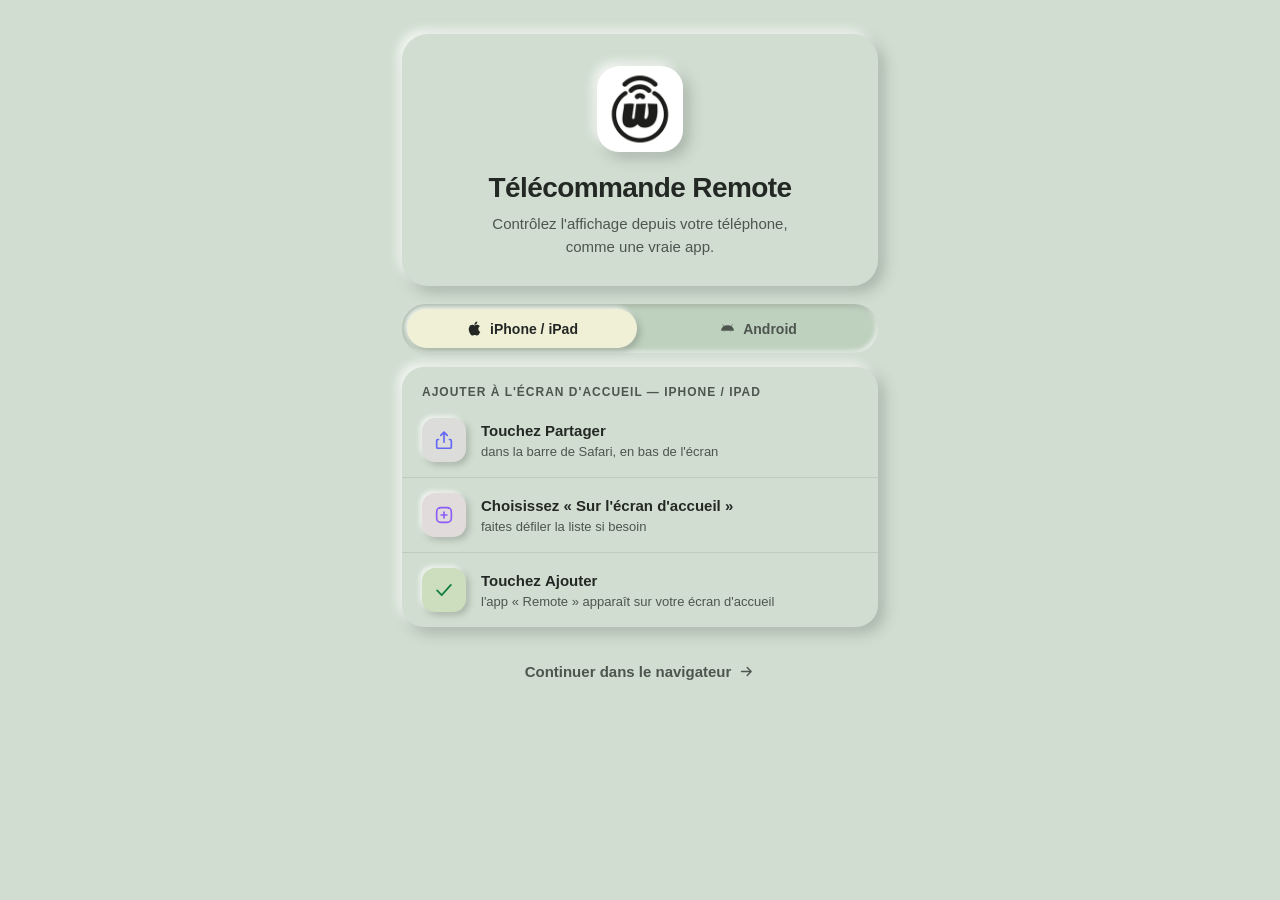
<file: wt-rotate/guide.html>
<!DOCTYPE html>
<html lang="fr">
<head>
<meta charset="utf-8">
<meta name="viewport" content="width=device-width, initial-scale=1, maximum-scale=1, user-scalable=no, viewport-fit=cover">
<meta name="apple-mobile-web-app-capable" content="yes">
<meta name="apple-mobile-web-app-status-bar-style" content="default">
<meta name="theme-color" content="#D0DDD0">
<link rel="manifest" href="/app.webmanifest">
<link rel="apple-touch-icon" href="/icons/icon180.png">
<title>Remote — Bienvenue</title>
<script>
// Lancé depuis l'écran d'accueil : on saute le guide, direction la télécommande.
// (exécuté avant le rendu pour éviter tout flash de la page guide)
(function () {
  const qs = new URLSearchParams(location.search);
  const t = qs.get('token') || '';
  if (t) try { localStorage.setItem('wt_token', t); } catch {}
  const standalone = navigator.standalone ||
    (window.matchMedia && matchMedia('(display-mode: standalone)').matches);
  if (standalone) {
    let saved = t;
    if (!saved) try { saved = localStorage.getItem('wt_token') || ''; } catch {}
    location.replace('/app' + (saved ? '?token=' + encodeURIComponent(saved) : ''));
  }
})();
</script>
<style>
/* ── Palette olive néomorphe (même ADN que control.html) ── */
:root {
  --page:       #D0DDD0;
  --raise:      #F0F0D7;
  --sink:       #BED0BE;
  --txt:        #242825;
  --txt-2:      #4E554F;
  --txt-3:      #5F6A5F;
  --line:       rgba(0,0,0,.08);
  --accent:     #242825;
  --accent-txt: #F0F0D7;
  --accent-gl:  rgba(36,40,37,.08);
  --grad:       linear-gradient(150deg, #242825, #616B63);
  --good:       #15803D;
  --warn:       #C2410C;
  --red:        #D93025;
  --indigo:     #6366F1;
  --orange:     #F97316;
  --violet:     #8B5CF6;
  --neu-d:      rgba(78,85,79,.3);
  --neu-l:      rgba(255,255,255,.85);
  --sh-card:    6px 6px 14px var(--neu-d), -4px -4px 11px var(--neu-l);
  --sh-pill:    4px 4px 9px var(--neu-d), -3px -3px 7px var(--neu-l);
  --sh-sm:      3px 3px 6px var(--neu-d), -2px -2px 5px var(--neu-l);
  --sh-in:      inset 4px 4px 8px rgba(78,85,79,.32), inset -3px -3px 7px rgba(255,255,255,.8);
  --sh-in-sm:   inset 2px 2px 5px rgba(78,85,79,.28), inset -2px -2px 5px rgba(255,255,255,.75);
  --sh-accent:  4px 4px 12px rgba(0,0,0,.16), 0 0 16px var(--accent-gl);
  --ease:       cubic-bezier(.16,1,.3,1);
}
@media (prefers-color-scheme: dark) {
  :root {
    --page:       #181C14;
    --raise:      #3C3D37;
    --sink:       #10120D;
    --txt:        #ECDFCC;
    --txt-2:      #95A092;
    --txt-3:      #717B6E;
    --line:       rgba(0,0,0,.3);
    --accent:     #ECDFCC;
    --accent-txt: #181C14;
    --accent-gl:  rgba(236,223,204,.12);
    --grad:       linear-gradient(150deg, #ECDFCC, #D4D0CB);
    --good:       #4ADE80;
    --warn:       #FBBF24;
    --red:        #F0524C;
    --neu-d:      rgba(0,0,0,.6);
    --neu-l:      rgba(86,88,79,.7);
    --sh-card:    6px 6px 14px var(--neu-d), -4px -4px 11px var(--neu-l);
    --sh-sm:      3px 3px 6px var(--neu-d), -2px -2px 5px var(--neu-l);
    --sh-in-sm:   inset 2px 2px 5px rgba(0,0,0,.5), inset -2px -2px 5px rgba(86,88,79,.45);
    --sh-accent:  4px 4px 12px rgba(0,0,0,.45), 0 0 16px var(--accent-gl);
  }
}

* { margin:0; padding:0; box-sizing:border-box; -webkit-tap-highlight-color:transparent; }
html, body { min-height:100%; }
body {
  font-family: -apple-system, BlinkMacSystemFont, 'SF Pro Text', 'Segoe UI', Roboto, sans-serif;
  background: var(--page);
  color: var(--txt);
  -webkit-font-smoothing: antialiased;
}
.wrap {
  max-width: 520px; margin: 0 auto;
  padding: calc(34px + env(safe-area-inset-top)) 22px calc(28px + env(safe-area-inset-bottom));
  animation: in .4s var(--ease);
}
@keyframes in { from { opacity: 0; transform: translateY(8px); } to { opacity: 1; transform: none; } }

/* ── Hero : panneau convexe centré ── */
.hero {
  text-align: center; padding: 32px 22px 28px; margin-bottom: 18px;
  border-radius: 26px; box-shadow: var(--sh-card);
  background: var(--page);
}
.hero img {
  width: 86px; height: 86px; border-radius: 22px;
  box-shadow: var(--sh-card);
  margin-bottom: 16px;
}
h1 { font-size: 28px; font-weight: 800; letter-spacing: -.6px; line-height: 1.15; }
.hero p {
  font-size: 15px; color: var(--txt-2); line-height: 1.5;
  margin-top: 9px; max-width: 300px; margin-left: auto; margin-right: auto;
}

/* ── Card convexe ── */
.card {
  background: var(--page);
  border-radius: 22px;
  box-shadow: var(--sh-card);
  margin-bottom: 14px;
  overflow: hidden;
}
.card-hdr {
  font-size: 12px; font-weight: 700; letter-spacing: 1px;
  text-transform: uppercase; color: var(--txt-2);
  padding: 18px 20px 4px;
}

/* ── Steps ── */
.step {
  display: flex; align-items: center; gap: 15px;
  padding: 15px 20px;
}
.step + .step { border-top: 1px solid var(--line); }
.step-ic {
  width: 44px; height: 44px; border-radius: 13px;
  background: var(--raise); box-shadow: var(--sh-sm);
  display: flex; align-items: center; justify-content: center;
  flex-shrink: 0; color: var(--txt);
}
/* Icônes colorées par étape */
.step:nth-child(2) .step-ic { background: color-mix(in srgb, var(--indigo) 14%, var(--raise)); color: var(--indigo); }
.step:nth-child(3) .step-ic { background: color-mix(in srgb, var(--violet) 14%, var(--raise)); color: var(--violet); }
.step:nth-child(4) .step-ic { background: color-mix(in srgb, var(--good)   16%, var(--raise)); color: var(--good); }
.step-txt { font-size: 15px; font-weight: 550; line-height: 1.4; min-width: 0; flex: 1; }
.step-txt b { font-weight: 700; }
.step-txt small { display: block; font-size: 13px; font-weight: 500; color: var(--txt-2); margin-top: 2px; }

/* ── Sélecteur de plateforme — piste concave + pilule convexe ── */
.platform-selector {
  display: flex; gap: 6px;
  background: var(--sink); box-shadow: var(--sh-in-sm);
  border-radius: 24px; padding: 5px;
  margin-bottom: 14px;
}
.platform-btn {
  flex: 1; display: flex; align-items: center; justify-content: center; gap: 7px;
  padding: 11px 16px; border-radius: 20px;
  background: transparent; border: none;
  color: var(--txt-2);
  font-size: 14px; font-weight: 600;
  cursor: pointer;
  transition: background .22s var(--ease), color .22s var(--ease), box-shadow .22s var(--ease);
  -webkit-appearance: none; appearance: none;
}
.platform-btn.active {
  background: var(--raise); box-shadow: var(--sh-sm);
  color: var(--txt);
}
.platform-btn:active { transform: scale(.96); }
.platform-btn svg { flex-shrink: 0; }

/* ── Tutorial panels ── */
.tutorial-panel {
  display: none;
  animation: panel-in .25s var(--ease);
}
.tutorial-panel.visible { display: block; }
@keyframes panel-in {
  from { opacity: 0; transform: translateY(6px); }
  to   { opacity: 1; transform: none; }
}

/* ── Lien navigateur ── */
.browser-link {
  display: flex; align-items: center; justify-content: center; gap: 7px;
  margin-top: 22px;
  font-size: 15px; font-weight: 600;
  color: var(--txt-2); text-decoration: none;
  padding: 14px;
  transition: color .18s var(--ease), opacity .18s var(--ease);
}
.browser-link:hover { color: var(--txt); }
.browser-link:active { opacity: .55; }
.browser-link svg { transition: transform .18s var(--ease); }
.browser-link:active svg { transform: translateX(3px); }
</style>
</head>
<body>
<div class="wrap">

  <div class="hero">
    <img src="icons/icon180.png" alt="">
    <h1>Télécommande Remote</h1>
    <p>Contrôlez l'affichage depuis votre téléphone, comme une vraie app.</p>
  </div>

  <!-- Sélecteur de plateforme -->
  <div class="platform-selector">
    <button class="platform-btn" id="btn-ios" onclick="selectPlatform('ios')">
      <svg viewBox="0 0 24 24" fill="currentColor" width="17" height="17">
        <path d="M18.71 19.5c-.83 1.24-1.71 2.45-3.05 2.47-1.34.03-1.77-.79-3.29-.79-1.53 0-2 .77-3.27.82-1.31.05-2.3-1.32-3.14-2.53C4.25 17 2.94 12.45 4.7 9.39c.87-1.52 2.43-2.48 4.12-2.51 1.28-.02 2.5.87 3.29.87.78 0 2.26-1.07 3.8-.91.65.03 2.47.26 3.64 1.98-.09.06-2.17 1.28-2.15 3.81.03 3.02 2.65 4.03 2.68 4.04-.03.07-.42 1.44-1.38 2.83M13 3.5c.73-.83 1.94-1.46 2.94-1.5.13 1.17-.34 2.35-1.04 3.19-.69.85-1.83 1.51-2.95 1.42-.15-1.15.41-2.35 1.05-3.11z"/>
      </svg>
      iPhone / iPad
    </button>
    <button class="platform-btn" id="btn-android" onclick="selectPlatform('android')">
      <svg viewBox="0 0 24 24" fill="currentColor" width="17" height="17">
        <path d="M17.523 15.341a.85.85 0 0 1-.848.848.85.85 0 0 1-.848-.848.85.85 0 0 1 .848-.848.85.85 0 0 1 .848.848zm-9.35 0a.85.85 0 0 1-.848.848.85.85 0 0 1-.848-.848.85.85 0 0 1 .848-.848.85.85 0 0 1 .848.848zM17.705 9l1.517-2.627a.315.315 0 0 0-.115-.43.315.315 0 0 0-.43.115L17.147 8.55A8.617 8.617 0 0 0 12 7.5a8.617 8.617 0 0 0-5.147 1.05L5.323 6.058a.315.315 0 0 0-.43-.115.315.315 0 0 0-.115.43L6.295 9C4.261 10.27 3 12.48 3 15h18c0-2.52-1.261-4.73-3.295-6z"/>
      </svg>
      Android
    </button>
  </div>

  <!-- Tuto iOS -->
  <div class="tutorial-panel" id="panel-ios">
    <div class="card">
      <div class="card-hdr">Ajouter à l'écran d'accueil — iPhone / iPad</div>
      <div class="step">
        <div class="step-ic">
          <svg viewBox="0 0 24 24" fill="none" stroke="currentColor" stroke-width="1.8" stroke-linecap="round" stroke-linejoin="round" width="22" height="22">
            <path d="M12 3.5v11M8.5 7L12 3.5 15.5 7"/>
            <path d="M6 11.5H5.5A1.5 1.5 0 0 0 4 13v6.5A1.5 1.5 0 0 0 5.5 21h13a1.5 1.5 0 0 0 1.5-1.5V13a1.5 1.5 0 0 0-1.5-1.5H18"/>
          </svg>
        </div>
        <div class="step-txt">Touchez <b>Partager</b><small>dans la barre de Safari, en bas de l'écran</small></div>      </div>
      <div class="step">
        <div class="step-ic">
          <svg viewBox="0 0 24 24" fill="none" stroke="currentColor" stroke-width="1.8" stroke-linecap="round" stroke-linejoin="round" width="22" height="22">
            <rect x="4" y="4" width="16" height="16" rx="4.5"/>
            <path d="M12 8.8v6.4M8.8 12h6.4"/>
          </svg>
        </div>
        <div class="step-txt">Choisissez <b>« Sur l'écran d'accueil »</b><small>faites défiler la liste si besoin</small></div>      </div>
      <div class="step">
        <div class="step-ic">
          <svg viewBox="0 0 24 24" fill="none" stroke="currentColor" stroke-width="2" stroke-linecap="round" stroke-linejoin="round" width="22" height="22">
            <path d="M4.5 12.5l5 5 10-11"/>
          </svg>
        </div>
        <div class="step-txt">Touchez <b>Ajouter</b><small>l'app « Remote » apparaît sur votre écran d'accueil</small></div>      </div>
    </div>
  </div>

  <!-- Tuto Android -->
  <div class="tutorial-panel" id="panel-android">
    <div class="card">
      <div class="card-hdr">Ajouter à l'écran d'accueil — Android</div>
      <div class="step">
        <div class="step-ic">
          <svg viewBox="0 0 24 24" fill="currentColor" width="20" height="20">
            <circle cx="12" cy="5" r="1.7"/><circle cx="12" cy="12" r="1.7"/><circle cx="12" cy="19" r="1.7"/>
          </svg>
        </div>
        <div class="step-txt">Touchez le menu <b>⋮</b><small>en haut à droite de Chrome</small></div>      </div>
      <div class="step">
        <div class="step-ic">
          <svg viewBox="0 0 24 24" fill="none" stroke="currentColor" stroke-width="1.8" stroke-linecap="round" stroke-linejoin="round" width="22" height="22">
            <rect x="4" y="4" width="16" height="16" rx="4.5"/>
            <path d="M12 8.8v6.4M8.8 12h6.4"/>
          </svg>
        </div>
        <div class="step-txt">Touchez <b>« Ajouter à l'écran d'accueil »</b><small>ou « Installer l'appli » selon votre version</small></div>      </div>
      <div class="step">
        <div class="step-ic">
          <svg viewBox="0 0 24 24" fill="none" stroke="currentColor" stroke-width="2" stroke-linecap="round" stroke-linejoin="round" width="22" height="22">
            <path d="M4.5 12.5l5 5 10-11"/>
          </svg>
        </div>
        <div class="step-txt">Touchez <b>Ajouter</b><small>l'app « Remote » apparaît sur votre écran d'accueil</small></div>      </div>
    </div>
  </div>

  <a class="browser-link" id="open-app" href="/app">
    Continuer dans le navigateur
    <svg viewBox="0 0 24 24" fill="none" stroke="currentColor" stroke-width="2" stroke-linecap="round" stroke-linejoin="round" width="17" height="17">
      <path d="M5 12h13M13 6.5L18.5 12 13 17.5"/>
    </svg>
  </a>

</div>

<script>
// Inject token into browser link
(function () {
  let t = '';
  try { t = localStorage.getItem('wt_token') || ''; } catch {}
  document.getElementById('open-app').href =
    '/app' + (t ? '?token=' + encodeURIComponent(t) : '');
})();

// Platform selector
function selectPlatform(platform) {
  document.getElementById('btn-ios').classList.toggle('active', platform === 'ios');
  document.getElementById('btn-android').classList.toggle('active', platform === 'android');
  var iosPanel = document.getElementById('panel-ios');
  var androidPanel = document.getElementById('panel-android');
  // Remove and re-add visible to retrigger animation
  if (platform === 'ios') {
    androidPanel.classList.remove('visible');
    iosPanel.classList.remove('visible');
    // Trigger reflow so animation replays
    void iosPanel.offsetWidth;
    iosPanel.classList.add('visible');
  } else {
    iosPanel.classList.remove('visible');
    androidPanel.classList.remove('visible');
    void androidPanel.offsetWidth;
    androidPanel.classList.add('visible');
  }
}

// Auto-detect OS on load
(function () {
  var ua = navigator.userAgent || '';
  var isAndroid = /android/i.test(ua);
  var isIOS = /iP(hone|od|ad)/i.test(ua);
  // Default: iOS selected (or when neither detected)
  selectPlatform(isAndroid && !isIOS ? 'android' : 'ios');
})();
</script>
</body>
</html>
</file>
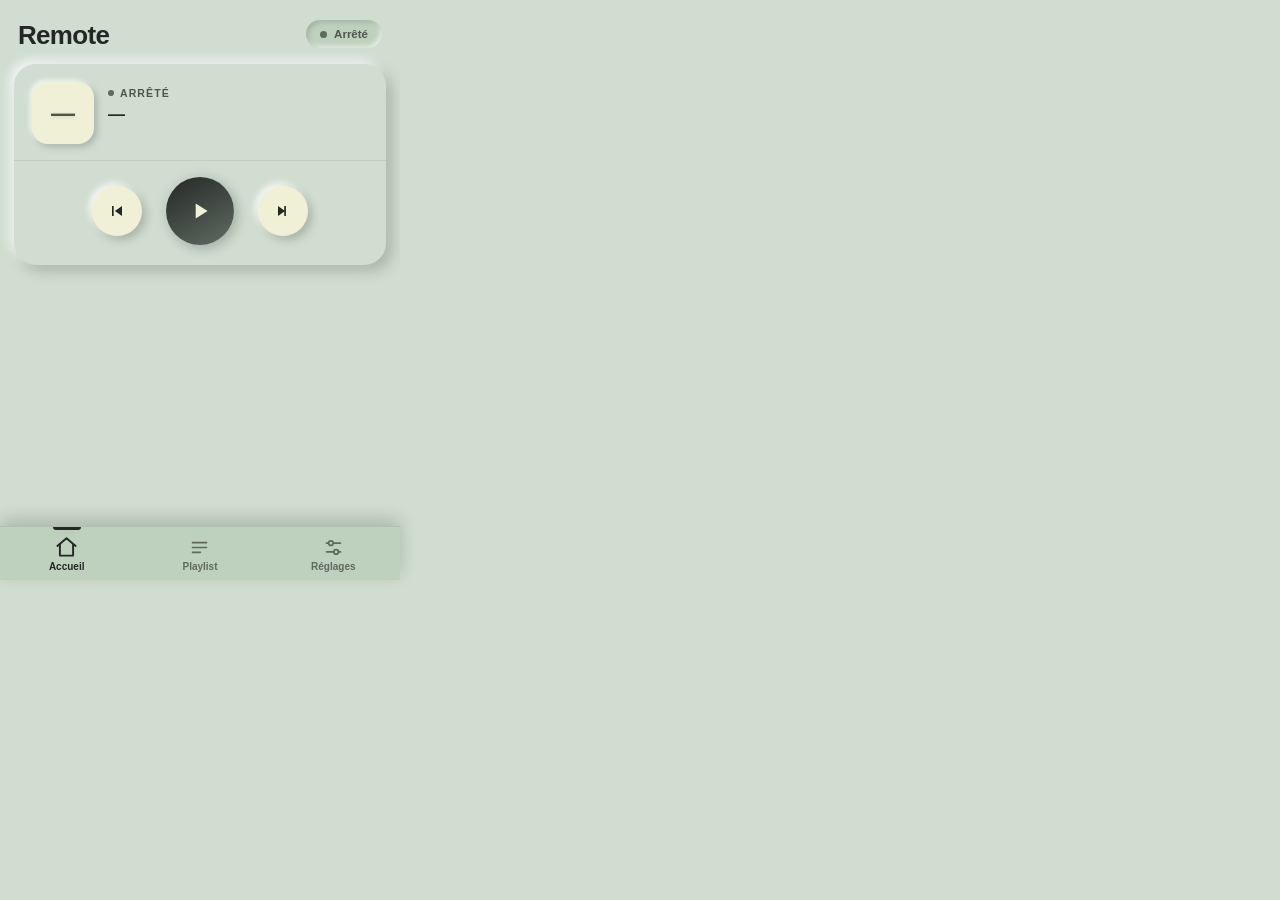
<file: wt-rotate/popup.html>
<!DOCTYPE html>
<html lang="fr">
<head>
<meta charset="UTF-8">
<title>wee rotate</title>
<style>
/* ── Palette olive néomorphe (même ADN que control.html) ── */
:root {
  --page:       #D0DDD0;
  --raise:      #F0F0D7;
  --sink:       #BED0BE;
  --txt:        #242825;
  --txt-2:      #4E554F;
  --txt-3:      #5F6A5F;
  --line:       rgba(0,0,0,.08);
  --accent:     #242825;
  --accent-txt: #F0F0D7;
  --accent-gl:  rgba(36,40,37,.08);
  --grad:       linear-gradient(150deg, #242825, #616B63);
  --good:       #15803D;
  --green:      #15803D;
  --warn:       #C2410C;
  --red:        #D93025;
  --neu-d:      rgba(78,85,79,.3);
  --neu-l:      rgba(255,255,255,.85);
  --sh-card:    6px 6px 14px var(--neu-d), -4px -4px 11px var(--neu-l);
  --sh-pill:    4px 4px 9px var(--neu-d), -3px -3px 7px var(--neu-l);
  --sh-sm:      3px 3px 6px var(--neu-d), -2px -2px 5px var(--neu-l);
  --sh-in:      inset 4px 4px 8px rgba(78,85,79,.32), inset -3px -3px 7px rgba(255,255,255,.8);
  --sh-in-sm:   inset 2px 2px 5px rgba(78,85,79,.28), inset -2px -2px 5px rgba(255,255,255,.75);
  --sh-accent:  4px 4px 12px rgba(0,0,0,.16), 0 0 16px var(--accent-gl);
  --nav-bg:     #BED0BE;
  --ease:       cubic-bezier(.16,1,.3,1);
}
@media (prefers-color-scheme: dark) {
  :root {
    --page:       #181C14;
    --raise:      #3C3D37;
    --sink:       #10120D;
    --txt:        #ECDFCC;
    --txt-2:      #95A092;
    --txt-3:      #717B6E;
    --line:       rgba(0,0,0,.3);
    --accent:     #ECDFCC;
    --accent-txt: #181C14;
    --accent-gl:  rgba(236,223,204,.12);
    --grad:       linear-gradient(150deg, #ECDFCC, #D4D0CB);
    --good:       #4ADE80;
    --green:      #4ADE80;
    --warn:       #FBBF24;
    --red:        #F0524C;
    --neu-d:      rgba(0,0,0,.6);
    --neu-l:      rgba(86,88,79,.7);
    --sh-card:    6px 6px 14px var(--neu-d), -4px -4px 11px var(--neu-l);
    --sh-pill:    4px 4px 9px var(--neu-d), -3px -3px 7px var(--neu-l);
    --sh-sm:      3px 3px 6px var(--neu-d), -2px -2px 5px var(--neu-l);
    --sh-in:      inset 4px 4px 8px rgba(0,0,0,.55), inset -3px -3px 7px rgba(86,88,79,.6);
    --sh-in-sm:   inset 2px 2px 5px rgba(0,0,0,.5), inset -2px -2px 5px rgba(86,88,79,.45);
    --sh-accent:  4px 4px 12px rgba(0,0,0,.45), 0 0 16px var(--accent-gl);
    --nav-bg:     #10120D;
  }
}

*,*::before,*::after { box-sizing: border-box; margin: 0; padding: 0; }
body {
  width: 400px; height: 580px;
  display: flex; flex-direction: column;
  background: var(--page);
  color: var(--txt);
  font-family: -apple-system, BlinkMacSystemFont, 'SF Pro Text', 'Segoe UI', sans-serif;
  font-size: 13px;
  -webkit-font-smoothing: antialiased;
  overflow: hidden;
}
button {
  position: relative; overflow: hidden;
  font: inherit; color: inherit; background: none; border: 0; cursor: pointer;
  transition: transform .15s var(--ease), box-shadow .18s var(--ease),
              color .15s var(--ease), background .18s var(--ease);
}
/* ripple au tap */
button::after {
  content: ''; position: absolute; inset: 0; border-radius: inherit;
  background: radial-gradient(circle, rgba(255,255,255,.18) 0%, transparent 70%);
  opacity: 0; transform: scale(0);
  transition: transform .4s var(--ease), opacity .4s var(--ease);
  pointer-events: none;
}
button:active::after { transform: scale(2.4); opacity: 1; transition: none; }
button:active { transform: scale(.95); }
input { font: inherit; color: inherit; background: none; border: 0; outline: none; }
button:focus-visible, input:focus-visible {
  outline: 2.5px solid var(--accent); outline-offset: 2px;
}

/* ── Barre de progression (haut) ── */
#prog-wrap { height: 3px; background: var(--sink); box-shadow: var(--sh-in-sm); overflow: hidden; flex-shrink: 0; }
#prog-wrap.hidden { visibility: hidden; }
#prog-bar { height: 100%; background: var(--grad); width: 100%; }

/* ── Pages ── */
.pages { flex: 1; overflow-y: auto; overflow-x: hidden;
  scrollbar-width: thin; scrollbar-color: var(--sink) transparent; }
.page { display: none; padding: 6px 14px 18px; }
.page.show { display: block; animation: pgin .22s var(--ease); }
@keyframes pgin { from { opacity: 0; transform: translateY(5px); } to { opacity: 1; transform: none; } }

.pg-head {
  display: flex; align-items: flex-end; justify-content: space-between;
  padding: 14px 4px 16px;
}
h1 { font-size: 26px; font-weight: 800; letter-spacing: -.7px; line-height: 1; }
.pg-sub { font-size: 11.5px; font-weight: 600; color: var(--txt-2); padding-bottom: 2px; }

/* pastille concave */
.chip {
  display: flex; align-items: center; gap: 7px;
  padding: 8px 14px; border-radius: 100px;
  background: var(--sink); box-shadow: var(--sh-in-sm);
  font-size: 11.5px; font-weight: 600; color: var(--txt-2);
  transition: color .3s var(--ease);
}
.chip .dot {
  width: 7px; height: 7px; border-radius: 50%;
  background: var(--txt-3);
  transition: background .3s var(--ease);
}
.chip.on .dot {
  background: var(--good);
  box-shadow: 0 0 8px color-mix(in srgb, var(--good) 50%, transparent);
  animation: dotPulse 2.2s var(--ease) infinite;
}
.chip.on { color: var(--txt); }
@keyframes dotPulse {
  0%,100% { box-shadow: 0 0 4px color-mix(in srgb, var(--good) 50%, transparent); }
  50%     { box-shadow: 0 0 12px color-mix(in srgb, var(--good) 60%, transparent); }
}

/* ── Carte convexe ── */
.card {
  background: var(--page);
  border-radius: 22px;
  box-shadow: var(--sh-card);
  margin-bottom: 12px;
  overflow: hidden;
}

/* ── Lecteur (Accueil) ── */
.now { display: flex; align-items: center; gap: 14px; padding: 18px 18px 16px; }
.art {
  width: 62px; height: 62px; border-radius: 16px; flex-shrink: 0;
  background: var(--raise); box-shadow: var(--sh-sm);
  display: flex; align-items: center; justify-content: center;
  font-size: 24px; font-weight: 750; color: var(--txt-2);
  text-shadow: 0 1px 4px rgba(0,0,0,.12);
  transition: background .4s var(--ease), box-shadow .4s var(--ease);
}
.now-meta { min-width: 0; flex: 1; }
.now-lbl {
  font-size: 10.5px; font-weight: 700; letter-spacing: 1.1px;
  text-transform: uppercase; color: var(--txt-2);
  display: flex; align-items: center; gap: 6px;
  transition: color .3s var(--ease);
}
.now-lbl .dot { width: 6px; height: 6px; border-radius: 50%; background: var(--txt-3); }
.now-lbl.live { color: var(--accent); }
.now-lbl.live .dot {
  background: var(--accent);
  box-shadow: 0 0 8px var(--accent-gl);
  animation: pulse 2.2s var(--ease) infinite;
}
@keyframes pulse { 0%,100% { opacity: 1; } 50% { opacity: .35; } }
.now-name {
  font-size: 17px; font-weight: 750; letter-spacing: -.3px;
  margin-top: 6px;
  overflow: hidden; text-overflow: ellipsis; white-space: nowrap;
}
.now-url { font-size: 11.5px; color: var(--txt-2); margin-top: 2px;
  overflow: hidden; text-overflow: ellipsis; white-space: nowrap; }

/* transport */
.transport {
  display: flex; align-items: center; justify-content: center;
  gap: 24px; padding: 16px 0 20px;
  border-top: 1px solid var(--line);
}
.t-side {
  width: 50px; height: 50px; border-radius: 50%;
  background: var(--raise); box-shadow: var(--sh-pill);
  display: flex; align-items: center; justify-content: center;
  color: var(--txt);
}
.t-side:active { box-shadow: var(--sh-in); transform: scale(.94); }
.t-main {
  width: 68px; height: 68px; border-radius: 50%;
  background: var(--grad); color: var(--accent-txt);
  display: flex; align-items: center; justify-content: center;
  box-shadow: var(--sh-accent);
  animation: tmainPulse 3s ease-in-out infinite;
}
@keyframes tmainPulse {
  0%,100% { box-shadow: var(--sh-accent); }
  50%     { box-shadow: var(--sh-accent), 0 0 22px var(--accent-gl); }
}
.t-main:active { box-shadow: var(--sh-in), 0 0 14px var(--accent-gl); transform: scale(.92); }

/* Suivant / Arrêté */
.next-row { padding: 12px 18px; }
.next-lbl {
  font-size: 10px; font-weight: 700; letter-spacing: 1.1px;
  text-transform: uppercase; color: var(--txt-3); margin-bottom: 8px;
}
.next-body { display: flex; align-items: center; gap: 12px; }
.stopped-row {
  display: flex; align-items: center; gap: 13px;
  padding: 14px 16px;
}
.stopped-ico {
  width: 40px; height: 40px; border-radius: 12px;
  background: var(--raise); box-shadow: var(--sh-sm);
  color: var(--txt-2); flex-shrink: 0;
  display: flex; align-items: center; justify-content: center;
}

/* ── Playlist ── */
.pl { padding: 6px 8px 8px; }
.url-row {
  display: grid; grid-template-columns: 16px 1fr auto;
  align-items: center; gap: 0 9px;
  padding: 10px 10px; border-radius: 15px;
  transition: background .15s var(--ease), box-shadow .15s var(--ease);
  cursor: default;
}
.url-row:focus-within {
  background: var(--raise); box-shadow: var(--sh-sm);
}
.url-row.active-url {
  background: var(--raise); box-shadow: var(--sh-sm);
}
.url-row.active-url .name-input { color: var(--accent); font-weight: 700; }
.url-row.drag-over { background: var(--raise); box-shadow: var(--sh-sm); }
.drag-handle { color: var(--txt-3); font-size: 13px; cursor: grab; user-select: none; }
.drag-handle:active { cursor: grabbing; }
.url-fields { display: flex; flex-direction: column; gap: 2px; min-width: 0; }
.name-input { font-size: 12.5px; font-weight: 600; width: 100%; }
.name-input::placeholder { color: var(--txt-3); font-weight: 400; }
.url-input { font-size: 11px; font-family: 'Consolas', monospace; color: var(--txt-2); width: 100%; }
.url-input::placeholder { color: var(--txt-3); }
.url-actions { display: flex; flex-direction: column; align-items: flex-end; gap: 3px; flex-shrink: 0; }
.btn-del { color: var(--txt-3); font-size: 12px; padding: 1px 2px;
  transition: color .15s; border-radius: 6px; }
.btn-del:hover { color: var(--red); }
.btn-del:active { transform: scale(.9); }
.url-dur-wrap { display: flex; align-items: center; gap: 3px; }
.url-dur-btn {
  width: 22px; height: 22px; border-radius: 50%;
  background: var(--raise); box-shadow: var(--sh-sm);
  color: var(--txt-3); font-size: 9px;
  display: flex; align-items: center; justify-content: center;
  transition: all .15s var(--ease);
}
.url-dur-btn:active { box-shadow: var(--sh-in-sm); }
.url-dur-btn.on { background: var(--grad); box-shadow: var(--sh-accent); color: var(--accent-txt); }
.url-int {
  width: 34px;
  background: var(--sink); box-shadow: var(--sh-in-sm);
  border-radius: 7px; padding: 2px 4px;
  font-size: 10px; text-align: center; font-weight: 700; color: var(--txt);
}
.url-int:focus { outline: 2px solid var(--accent); }
.url-int-s { font-size: 9px; color: var(--txt-3); }

.btn-add {
  width: 100%; padding: 11px; margin-top: 2px;
  border: 2px dashed var(--txt-3); border-radius: 15px;
  background: none;
  font-size: 12px; font-weight: 650; color: var(--txt-2);
  transition: all .18s var(--ease);
}
.btn-add:hover { border-color: var(--accent); color: var(--txt); background: var(--raise); box-shadow: var(--sh-sm); }
.btn-add:active { box-shadow: var(--sh-in-sm); transform: scale(.98); }
.pl-add { padding: 4px 8px 10px; }
.empty-hint { padding: 20px; text-align: center; color: var(--txt-2); font-size: 12px; }

/* ── Réglages ── */
.sec-lbl {
  font-size: 11px; font-weight: 700; letter-spacing: 1px;
  text-transform: uppercase; color: var(--txt-2);
  padding: 10px 8px 10px;
}
.setting {
  display: flex; align-items: center; justify-content: space-between;
  gap: 10px; padding: 13px 16px;
  border-bottom: 1px solid var(--line);
}
.setting:last-child { border-bottom: 0; }
.s-lbl { font-size: 13px; font-weight: 650; }
.s-sub { font-size: 11px; color: var(--txt-2); margin-top: 2px; }
.s-ctrl { display: flex; align-items: center; gap: 7px; flex-shrink: 0; }

input[type=range] { width: 78px; accent-color: var(--accent); cursor: pointer; }
.num-in {
  width: 52px; padding: 5px 6px;
  background: var(--sink); box-shadow: var(--sh-in-sm);
  border-radius: 10px; border: none;
  font-size: 12px; text-align: center; font-weight: 700; color: var(--txt);
}
.num-in:focus { outline: 2px solid var(--accent); box-shadow: var(--sh-in-sm); }
.unit { font-size: 11px; color: var(--txt-2); }

/* interrupteur — piste concave, pastille convexe */
.tog { position: relative; width: 50px; height: 28px; border-radius: 100px; flex-shrink: 0; cursor: pointer; }
.tog input { opacity: 0; position: absolute; width: 0; height: 0; }
.tog-track {
  position: absolute; inset: 0;
  background: var(--sink); box-shadow: var(--sh-in-sm);
  border-radius: 100px;
  transition: background .3s var(--ease), box-shadow .3s var(--ease);
}
.tog-thumb {
  position: absolute; width: 22px; height: 22px; top: 3px; left: 3px;
  background: var(--raise); border-radius: 50%; box-shadow: var(--sh-sm);
  transition: transform .38s cubic-bezier(.18,1.4,.4,1);
  pointer-events: none;
}
.tog input:checked ~ .tog-track { background: var(--grad); box-shadow: none; }
.tog input:checked ~ .tog-thumb {
  transform: translateX(22px);
  box-shadow: var(--sh-sm), 0 0 10px var(--accent-gl);
}

/* plages horaires */
.sched-block { padding: 10px 16px 14px; border-top: 1px solid var(--line); display: none; }
.sched-block.show { display: block; }
.time-row { display: flex; align-items: center; gap: 7px; font-size: 12px; color: var(--txt-2); }
input[type=time] {
  background: var(--sink); box-shadow: var(--sh-in-sm);
  border: none; border-radius: 10px;
  padding: 5px 10px; font-size: 12px; font-family: inherit; color: var(--txt); cursor: pointer;
}
input[type=time]:focus { outline: 2px solid var(--accent); }
.days { display: flex; gap: 5px; margin-top: 10px; }
.day-btn {
  width: 30px; height: 30px; border-radius: 50%;
  background: var(--raise); box-shadow: var(--sh-sm);
  color: var(--txt-2); font-size: 10px; font-weight: 700;
  display: flex; align-items: center; justify-content: center;
  transition: background .2s var(--ease), color .2s var(--ease), box-shadow .2s var(--ease);
}
.day-btn:active { box-shadow: var(--sh-in-sm); transform: scale(.92); }
.day-btn.on {
  background: var(--grad); color: var(--accent-txt);
  box-shadow: var(--sh-sm), 0 0 10px var(--accent-gl);
}

/* boutons de config */
.cfg-row { display: flex; gap: 7px; padding: 12px 12px; }
.cfg-btn {
  flex: 1; padding: 10px 6px;
  background: var(--raise); box-shadow: var(--sh-sm);
  border: none; border-radius: 13px;
  font-size: 12px; font-weight: 650; color: var(--txt-2);
  transition: color .15s var(--ease), box-shadow .15s var(--ease);
}
.cfg-btn:hover { color: var(--txt); }
.cfg-btn:active { box-shadow: var(--sh-in-sm); transform: scale(.97); }
.cfg-btn-red:hover { color: var(--red); }

/* debug */
#debug-box {
  display: none; margin: 0 14px 14px;
  background: var(--sink); box-shadow: var(--sh-in-sm);
  border-radius: 12px; padding: 10px; max-height: 120px; overflow-y: auto;
}
#debug-box.open { display: block; }
#debug-log {
  font-family: 'Consolas', monospace; font-size: 10px;
  color: var(--good); white-space: pre-wrap; word-break: break-all;
}

/* remote */
.remote-dot { width: 8px; height: 8px; border-radius: 50%; flex-shrink: 0;
  background: var(--txt-3); transition: background .3s; }
.remote-dot.on {
  background: var(--good);
  box-shadow: 0 0 8px color-mix(in srgb, var(--good) 50%, transparent);
}
.qr-wrap { padding: 14px 16px 8px; text-align: center; }
.qr-box {
  width: 138px; height: 138px; border-radius: 16px;
  background: var(--raise); box-shadow: var(--sh-sm);
  margin: 0 auto 10px;
  display: flex; align-items: center; justify-content: center; overflow: hidden;
}
.qr-box svg { display: block; width: 100%; height: 100%; }
.qr-hint { font-size: 11px; color: var(--txt-2); margin-bottom: 10px; }
.url-box {
  background: var(--sink); box-shadow: var(--sh-in-sm);
  border-radius: 11px; padding: 8px 12px; font-size: 11px;
  font-family: 'Consolas', monospace; word-break: break-all; color: var(--txt-2);
}

/* ── Nav basse — pilule avec indicateur accent ── */
nav {
  flex-shrink: 0;
  display: flex;
  background: var(--nav-bg);
  box-shadow: 0 -6px 18px rgba(0,0,0,.18);
  border-top: 1px solid var(--line);
}
.tab-btn {
  position: relative; flex: 1;
  display: flex; flex-direction: column; align-items: center;
  gap: 3px; padding: 10px 0 8px;
  font-size: 10px; font-weight: 650;
  color: var(--txt-3);
  transition: color .2s var(--ease), transform .15s var(--ease);
}
.tab-btn:active { transform: scale(.88); }
.tab-btn svg { display: block; transition: transform .3s var(--ease); }
.tab-btn.active { color: var(--accent); }
.tab-btn.active svg { transform: scale(1.16); }
.tab-btn.active::before {
  content: ''; position: absolute; top: 0; left: 50%; transform: translateX(-50%);
  width: 28px; height: 3px; border-radius: 0 0 3px 3px;
  background: var(--accent); box-shadow: 0 0 10px var(--accent-gl);
  animation: navBarIn .35s var(--ease) both;
}
@keyframes navBarIn {
  from { width: 0; opacity: 0; }
  to   { width: 28px; opacity: 1; }
}

.hidden { display: none !important; }
</style>
</head>
<body>

<div id="prog-wrap" class="hidden"><div id="prog-bar"></div></div>

<div class="pages">

  <!-- ════ Accueil ════ -->
  <div class="page show" id="tab-home">
    <div class="pg-head">
      <h1>Remote</h1>
      <div class="chip" id="chip"><div class="dot"></div><span id="chip-txt">Arrêté</span></div>
    </div>

    <div class="card">
      <div class="now">
        <div class="art" id="art">—</div>
        <div class="now-meta">
          <div class="now-lbl" id="now-lbl"><div class="dot"></div><span id="now-lbl-txt">Arrêté</span></div>
          <div class="now-name" id="now-name">—</div>
          <div class="now-url"  id="now-url">&nbsp;</div>
        </div>
      </div>
      <div class="transport">
        <button class="t-side" id="b-prev" title="Précédent">
          <svg viewBox="0 0 24 24" fill="currentColor" width="20" height="20"><path d="M6 6h2v12H6zm3.5 6L18 6v12z"/></svg>
        </button>
        <button class="t-main" id="b-main" title="Démarrer / arrêter">
          <svg id="ic-play"  viewBox="0 0 24 24" fill="currentColor" width="26" height="26"><path d="M8 5v14l11-7z"/></svg>
          <svg id="ic-stop"  viewBox="0 0 24 24" fill="currentColor" width="26" height="26" style="display:none"><rect x="6" y="6" width="12" height="12" rx="2"/></svg>
        </button>
        <button class="t-side" id="b-next-t" title="Suivant">
          <svg viewBox="0 0 24 24" fill="currentColor" width="20" height="20"><path d="M6 18l8.5-6L6 6v12zm7.5 0h2V6h-2v12z"/></svg>
        </button>
      </div>
    </div>

    <!-- Suivant (visible quand rotation active et ≥ 2 URLs) -->
    <div class="card" id="card-next" style="display:none">
      <div class="next-row">
        <div class="next-lbl">SUIVANT</div>
        <div class="next-body">
          <div class="art" id="next-art" style="width:38px;height:38px;border-radius:10px;font-size:15px;flex-shrink:0">—</div>
          <div style="min-width:0">
            <div class="now-name" id="next-name" style="font-size:13px;margin-top:0">—</div>
            <div class="now-url" id="next-url" style="margin-top:1px"></div>
          </div>
        </div>
      </div>
    </div>

    <!-- Hint quand arrêté (URLs configurées ou pas) -->
    <div class="card" id="card-stopped" style="display:none">
      <div class="stopped-row">
        <div id="stopped-ico" class="stopped-ico">
          <svg viewBox="0 0 24 24" fill="none" stroke="currentColor" stroke-width="1.8" stroke-linecap="round" width="20" height="20">
            <rect x="3" y="3" width="18" height="18" rx="3"/>
            <path d="M9 9h6M9 13h4"/>
          </svg>
        </div>
        <div>
          <div class="s-lbl" id="stopped-title" style="font-size:12.5px">—</div>
          <div class="s-sub" id="stopped-sub"></div>
        </div>
      </div>
    </div>
  </div>

  <!-- ════ Playlist ════ -->
  <div class="page" id="tab-playlist">
    <div class="pg-head">
      <h1>Playlist</h1>
      <div class="pg-sub" id="pl-count"></div>
    </div>

    <div class="card">
      <div class="pl" id="url-list"></div>
      <div class="pl-add">
        <button class="btn-add" id="btn-add">+ Ajouter une page</button>
      </div>
    </div>
  </div>

  <!-- ════ Réglages ════ -->
  <div class="page" id="tab-settings">
    <div class="pg-head">
      <h1>Réglages</h1>
    </div>

    <div class="sec-lbl">Rotation</div>
    <div class="card">
      <div class="setting">
        <div><div class="s-lbl">Durée globale</div><div class="s-sub">Par défaut pour chaque URL</div></div>
        <div class="s-ctrl">
          <input type="range" id="slider" min="30" max="300" step="15" value="30">
          <input type="number" id="interval" class="num-in" min="30" max="86400" value="30">
          <span class="unit">s</span>
        </div>
      </div>
      <div class="setting">
        <div><div class="s-lbl">Refresh session</div><div class="s-sub">Reload onglets fond (WithSecure…)</div></div>
        <div class="s-ctrl">
          <input type="number" id="tab-refresh" class="num-in" min="0" max="24" value="4">
          <span class="unit">h</span>
        </div>
      </div>
      <div class="setting">
        <div><div class="s-lbl">Refresh Canva</div><div class="s-sub">Recharge les onglets Canva</div></div>
        <div class="s-ctrl">
          <input type="number" id="canva-refresh" class="num-in" min="1" max="60" value="5">
          <span class="unit">min</span>
        </div>
      </div>
    </div>

    <div class="sec-lbl">Plages horaires</div>
    <div class="card">
      <div class="setting">
        <div><div class="s-lbl">Activer</div><div class="s-sub">Démarre/arrête selon l'horaire</div></div>
        <label class="tog">
          <input type="checkbox" id="schedule-enabled">
          <span class="tog-track"></span><span class="tog-thumb"></span>
        </label>
      </div>
      <div class="sched-block" id="schedule-details">
        <div class="time-row">
          <span>De</span>
          <input type="time" id="schedule-start" value="08:00">
          <span>à</span>
          <input type="time" id="schedule-end" value="18:00">
        </div>
        <div class="days">
          <button class="day-btn" data-day="1">Lu</button>
          <button class="day-btn" data-day="2">Ma</button>
          <button class="day-btn" data-day="3">Me</button>
          <button class="day-btn" data-day="4">Je</button>
          <button class="day-btn" data-day="5">Ve</button>
          <button class="day-btn" data-day="6">Sa</button>
          <button class="day-btn" data-day="0">Di</button>
        </div>
      </div>
    </div>

    <div class="sec-lbl">Contrôle mobile</div>
    <div class="card">
      <div class="setting">
        <div><div class="s-lbl">Serveur remote</div></div>
        <div class="s-ctrl">
          <div class="remote-dot" id="remote-dot"></div>
          <span id="remote-status-txt" style="font-size:12px;color:var(--txt-2)">Non détecté</span>
        </div>
      </div>
      <div id="remote-online" class="hidden">
        <div class="qr-wrap">
          <div class="qr-box" id="remote-qr"></div>
          <div class="qr-hint">Scannez pour contrôler depuis votre téléphone</div>
        </div>
      </div>
      <div id="remote-offline-hint" class="setting" style="padding-top:4px;padding-bottom:14px">
        <div class="s-sub">Lancez <code style="font-weight:700;color:var(--txt)">start_remote.bat</code> pour activer le contrôle mobile</div>
      </div>
    </div>

    <div class="sec-lbl">Configuration</div>
    <div class="card">
      <div class="cfg-row">
        <button class="cfg-btn" id="btn-export">Exporter</button>
        <button class="cfg-btn" id="btn-import">Importer</button>
        <button class="cfg-btn cfg-btn-red" id="btn-reset">Réinit.</button>
      </div>
      <input type="file" id="import-file" accept=".json" class="hidden">
    </div>

    <div class="card">
      <div class="setting">
        <div class="s-lbl" style="cursor:pointer" id="debug-toggle">Logs background</div>
        <button id="debug-clear" style="font-size:11px;color:var(--red)">Effacer</button>
      </div>
      <div id="debug-box"><div id="debug-log">(aucun log)</div></div>
    </div>
  </div>

</div><!-- /pages -->

<!-- Nav basse -->
<nav>
  <button class="tab-btn active" data-tab="home">
    <svg viewBox="0 0 24 24" fill="none" stroke="currentColor" stroke-width="1.9" stroke-linecap="round" stroke-linejoin="round" width="21" height="21">
      <path d="M3 10.5L12 3l9 7.5"/><path d="M5.5 8.8V20h13V8.8"/>
    </svg>
    Accueil
  </button>
  <button class="tab-btn" data-tab="playlist">
    <svg viewBox="0 0 24 24" fill="none" stroke="currentColor" stroke-width="1.9" stroke-linecap="round" width="21" height="21">
      <path d="M4 6.5h16M4 12h16M4 17.5h9"/>
    </svg>
    Playlist
  </button>
  <button class="tab-btn" data-tab="settings">
    <svg viewBox="0 0 24 24" fill="none" stroke="currentColor" stroke-width="1.9" stroke-linecap="round" width="21" height="21">
      <path d="M4 7h2.4M11.6 7H20M4 17h8.4M17.6 17H20"/>
      <circle cx="9" cy="7" r="2.6"/><circle cx="15" cy="17" r="2.6"/>
    </svg>
    Réglages
  </button>
</nav>

<script src="popup.js"></script>
</body>
</html>
</file>
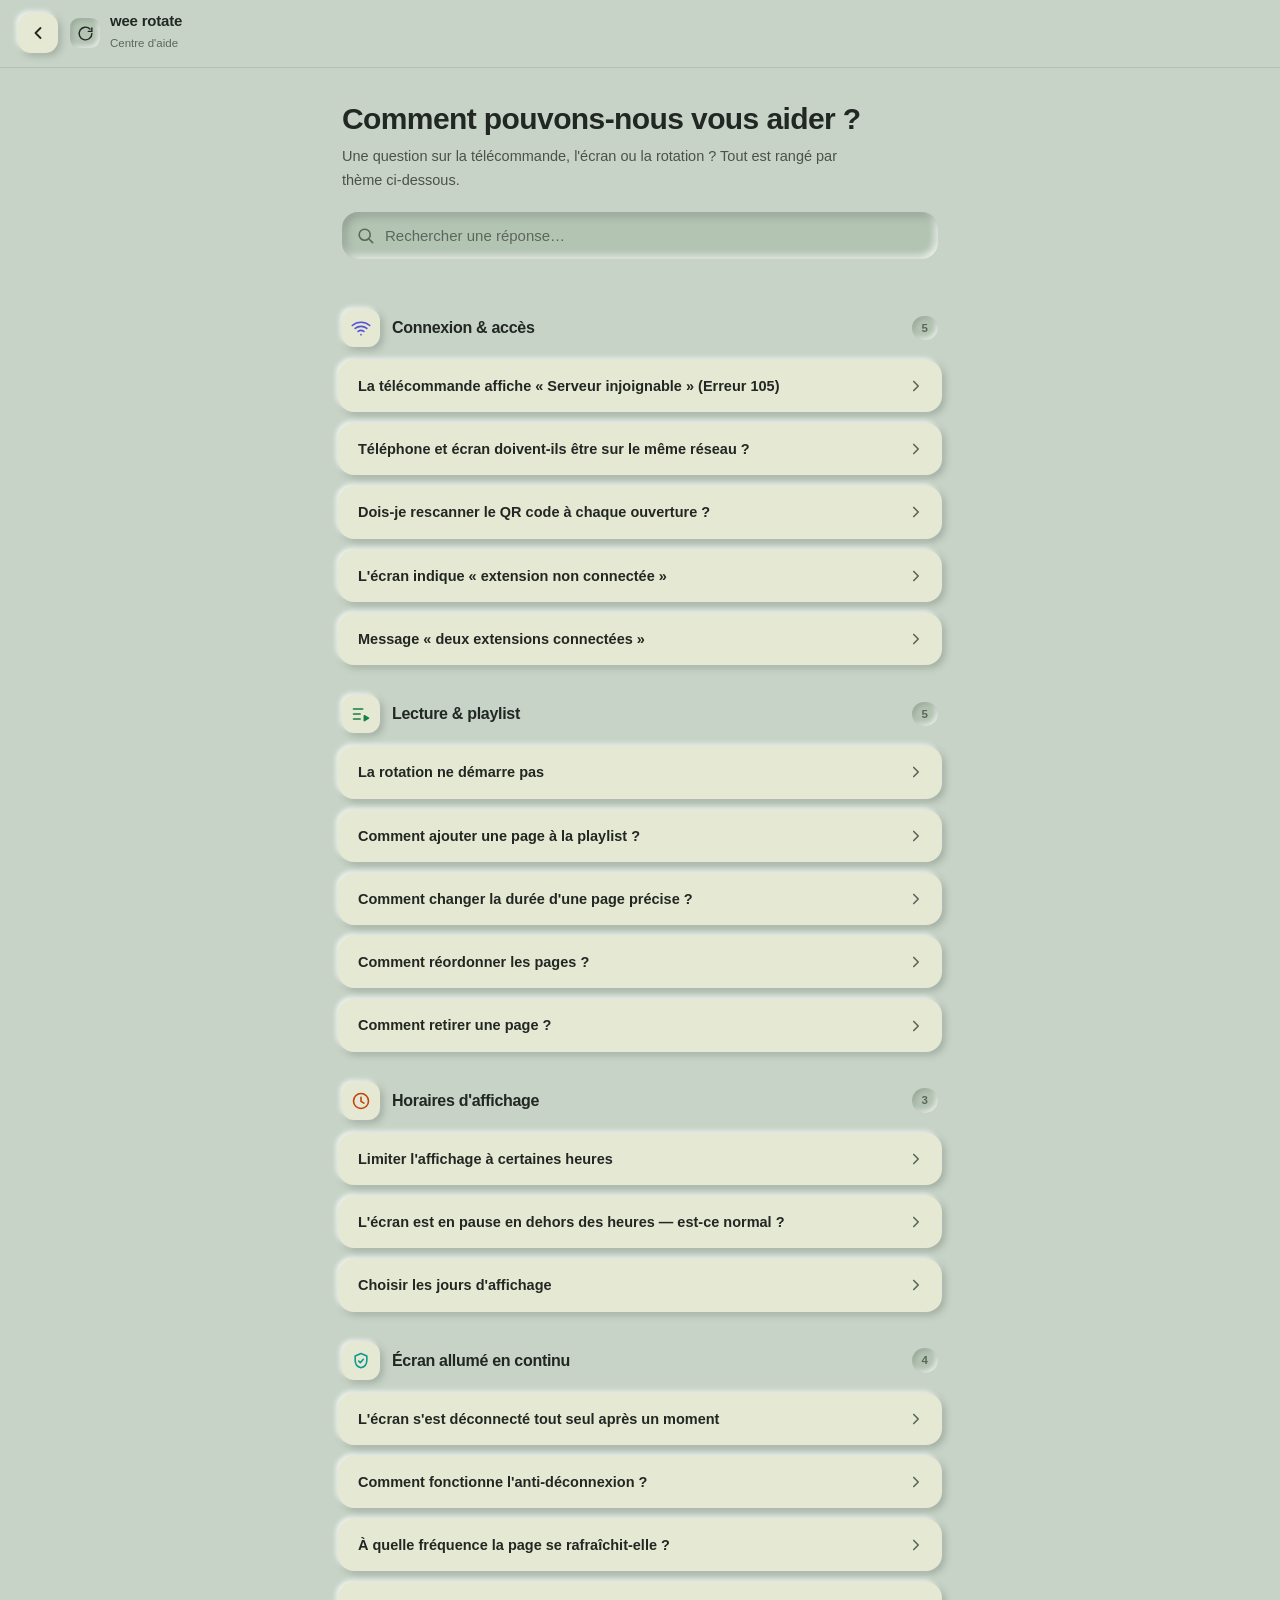
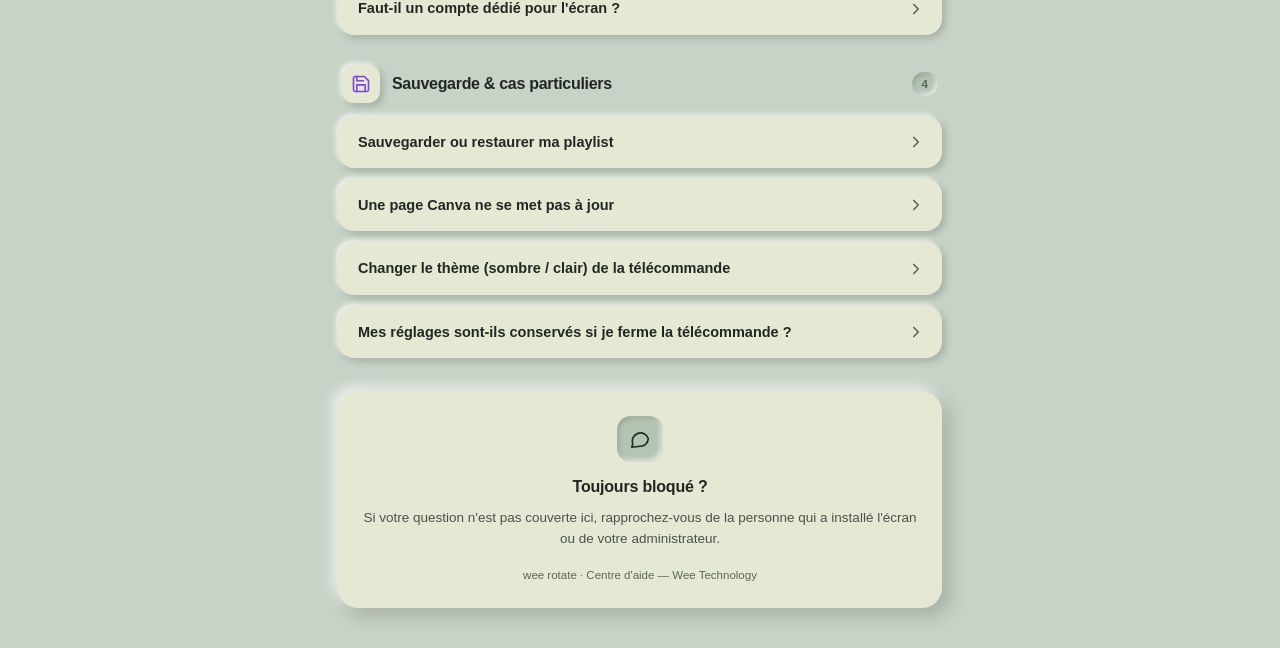
<file: wt-rotate/support.html>
<!DOCTYPE html>
<html lang="fr">
<head>
<meta charset="utf-8">
<meta name="viewport" content="width=device-width, initial-scale=1, viewport-fit=cover">
<meta name="theme-color" content="#1F241B">
<meta name="color-scheme" content="dark light">
<link rel="apple-touch-icon" href="/icons/icon180.png">
<title>Centre d'aide — wee rotate</title>
<script>/* Applique le thème choisi dans la télécommande avant le premier rendu */
(function(){try{var t=localStorage.getItem('wt_theme')||'auto';if(t!=='auto')document.documentElement.setAttribute('data-theme',t);}catch(e){}})();
</script>
<style>
/* ── Même ADN néomorphe sauge/olive que la télécommande ───────── */
:root, [data-theme="dark"] {
  color-scheme: dark;
  --page:#1F241B; --raise:#43443D; --sink:#15170F;
  --txt:#ECDFCC; --txt-2:#95A092; --txt-3:#717B6E;
  --line:rgba(0,0,0,.3);
  --accent:#ECDFCC; --accent-txt:#181C14; --accent-gl:rgba(236,223,204,.12);
  --red:#F0524C; --good:#4ADE80; --warn:#FBBF24;
  --c-indigo:#8E88FF; --c-green:#4ADE80; --c-amber:#FBBF24; --c-teal:#2DD4BF; --c-purple:#C4A5FF;
  --neu-d:rgba(0,0,0,.6); --neu-l:rgba(86,88,79,.7);
  --sh-card:7px 7px 18px var(--neu-d), -5px -5px 14px var(--neu-l);
  --sh-sm:3px 3px 7px var(--neu-d), -2px -2px 5px var(--neu-l);
  --sh-in:inset 4px 4px 8px rgba(0,0,0,.55), inset -3px -3px 7px rgba(86,88,79,.6);
  --sh-in-sm:inset 2px 2px 5px rgba(0,0,0,.5), inset -2px -2px 5px rgba(86,88,79,.45);
  --ease:cubic-bezier(.16,1,.3,1);
}
@media (prefers-color-scheme: light) {
  :root:not([data-theme="dark"]) {
    color-scheme: light;
    --page:#C6D3C6; --raise:#E5E8D2; --sink:#B3C4B3;
    --txt:#222723; --txt-2:#4B524C; --txt-3:#5C675C;
    --line:rgba(0,0,0,.09);
    --accent:#222723; --accent-txt:#E5E8D2; --accent-gl:rgba(36,40,37,.08);
    --red:#D93025; --good:#15803D; --warn:#C2410C;
    --c-indigo:#5750D8; --c-green:#15803D; --c-amber:#C2410C; --c-teal:#0C9A90; --c-purple:#7B45DC;
    --neu-d:rgba(78,85,79,.3); --neu-l:rgba(255,255,255,.85);
    --sh-card:7px 7px 18px var(--neu-d), -5px -5px 14px var(--neu-l);
    --sh-sm:3px 3px 7px var(--neu-d), -2px -2px 5px var(--neu-l);
    --sh-in:inset 4px 4px 8px rgba(78,85,79,.32), inset -3px -3px 7px rgba(255,255,255,.8);
    --sh-in-sm:inset 2px 2px 5px rgba(78,85,79,.28), inset -2px -2px 5px rgba(255,255,255,.75);
  }
}
[data-theme="light"] {
  color-scheme: light;
  --page:#C6D3C6; --raise:#E5E8D2; --sink:#B3C4B3;
  --txt:#222723; --txt-2:#4B524C; --txt-3:#5C675C;
  --line:rgba(0,0,0,.09);
  --accent:#222723; --accent-txt:#E5E8D2; --accent-gl:rgba(36,40,37,.08);
  --red:#D93025; --good:#15803D; --warn:#C2410C;
  --c-indigo:#5750D8; --c-green:#15803D; --c-amber:#C2410C; --c-teal:#0C9A90; --c-purple:#7B45DC;
  --neu-d:rgba(78,85,79,.3); --neu-l:rgba(255,255,255,.85);
  --sh-card:7px 7px 18px var(--neu-d), -5px -5px 14px var(--neu-l);
  --sh-sm:3px 3px 7px var(--neu-d), -2px -2px 5px var(--neu-l);
  --sh-in:inset 4px 4px 8px rgba(78,85,79,.32), inset -3px -3px 7px rgba(255,255,255,.8);
  --sh-in-sm:inset 2px 2px 5px rgba(78,85,79,.28), inset -2px -2px 5px rgba(255,255,255,.75);
}

* { margin:0; padding:0; box-sizing:border-box; -webkit-tap-highlight-color:transparent; }
html { scroll-behavior:smooth; }
body {
  font-family:-apple-system, BlinkMacSystemFont, 'SF Pro Text', 'Segoe UI', Roboto, sans-serif;
  background:var(--page); color:var(--txt);
  -webkit-font-smoothing:antialiased; line-height:1.6;
  min-height:100vh;
}
button { font:inherit; color:inherit; background:none; border:0; cursor:pointer; touch-action:manipulation;
  transition:transform .18s var(--ease), box-shadow .18s var(--ease), color .18s var(--ease); }
button:active { transform:scale(.97); }
::selection { background:var(--accent); color:var(--accent-txt); }

/* ── Barre supérieure ─────────────────────────────────────────── */
.hdr {
  position:sticky; top:0; z-index:10;
  display:flex; align-items:center; gap:12px;
  padding:calc(12px + env(safe-area-inset-top)) 18px 12px;
  background:color-mix(in srgb, var(--page) 86%, transparent);
  -webkit-backdrop-filter:blur(18px); backdrop-filter:blur(18px);
  border-bottom:1px solid var(--line);
}
.back {
  width:40px; height:40px; flex-shrink:0;
  display:flex; align-items:center; justify-content:center;
  border-radius:13px; background:var(--raise); box-shadow:var(--sh-sm); color:var(--txt);
}
.back:active { box-shadow:var(--sh-in-sm); }
.brand { display:flex; align-items:center; gap:10px; }
.brand-mark {
  width:30px; height:30px; flex-shrink:0; border-radius:9px;
  background:var(--sink); box-shadow:var(--sh-in-sm);
  display:flex; align-items:center; justify-content:center; color:var(--accent);
}
.brand-txt b { font-size:15px; font-weight:750; letter-spacing:-.2px; display:block; line-height:1.15; }
.brand-txt span { font-size:11.5px; color:var(--txt-3); }

main { max-width:640px; margin:0 auto; padding:0 18px calc(40px + env(safe-area-inset-bottom)); }

/* ── Héros ────────────────────────────────────────────────────── */
.hero { padding:34px 4px 20px; }
.hero h1 { font-size:26px; font-weight:780; letter-spacing:-.6px; line-height:1.15; }
.hero p { margin-top:9px; font-size:14.5px; color:var(--txt-2); max-width:90%; }

/* ── Recherche ────────────────────────────────────────────────── */
.search {
  position:relative; margin-top:20px;
  display:flex; align-items:center; gap:10px;
  background:var(--sink); box-shadow:var(--sh-in); border-radius:16px;
  padding:0 14px;
}
.search svg { flex-shrink:0; color:var(--txt-3); }
.search input {
  flex:1; border:0; outline:none; background:none; color:var(--txt);
  font-size:15px; padding:15px 0; min-width:0;
}
.search input::placeholder { color:var(--txt-3); }
.search-clear {
  width:26px; height:26px; flex-shrink:0; display:none;
  align-items:center; justify-content:center; border-radius:50%;
  background:var(--raise); box-shadow:var(--sh-sm); color:var(--txt-2);
}
.search.has-value .search-clear { display:flex; }

/* ── Catégorie ────────────────────────────────────────────────── */
.cat { margin-top:30px; }
.cat-head { display:flex; align-items:center; gap:12px; padding:0 4px 13px; }
.cat-ic {
  width:38px; height:38px; flex-shrink:0; border-radius:12px;
  display:flex; align-items:center; justify-content:center;
  background:var(--raise); box-shadow:var(--sh-sm); color:var(--cat);
}
.cat-ic .glow { background:color-mix(in srgb, var(--cat) 16%, transparent); }
.cat-head h2 { font-size:16px; font-weight:730; letter-spacing:-.3px; }
.cat-count {
  margin-left:auto; font-size:11.5px; font-weight:650; color:var(--txt-3);
  background:var(--sink); box-shadow:var(--sh-in-sm); padding:3px 10px; border-radius:100px;
}

/* ── Question / réponse (accordéon natif) ─────────────────────── */
.faq-item {
  background:var(--raise); box-shadow:var(--sh-sm);
  border-radius:16px; margin-bottom:11px; overflow:hidden;
  border-left:3px solid transparent; transition:border-color .2s var(--ease);
}
.faq-item.open { border-left-color:var(--cat); }
.faq-q {
  width:100%; text-align:left;
  display:flex; align-items:center; gap:13px;
  padding:16px 17px; font-size:14.5px; font-weight:620; color:var(--txt); line-height:1.4;
}
.faq-chevron { margin-left:auto; flex-shrink:0; color:var(--txt-3); transition:transform .32s var(--ease); }
.faq-item.open .faq-chevron { transform:rotate(90deg); color:var(--cat); }
.faq-a { display:grid; grid-template-rows:0fr; transition:grid-template-rows .34s var(--ease); }
.faq-item.open .faq-a { grid-template-rows:1fr; }
.faq-a > div { overflow:hidden; }
.faq-a p { padding:0 17px 16px; font-size:13.5px; color:var(--txt-2); line-height:1.62; }
.faq-a p + p { padding-top:10px; }
.faq-a b { color:var(--txt); font-weight:650; }
.faq-a .tag {
  font-family:'SF Mono','Consolas','Menlo',monospace; font-size:12px;
  background:var(--sink); box-shadow:var(--sh-in-sm); color:var(--txt);
  padding:1.5px 7px; border-radius:7px; white-space:nowrap;
}
.faq-a .path { font-weight:650; color:var(--txt); }

/* ── Aucun résultat ───────────────────────────────────────────── */
.noresult { display:none; text-align:center; padding:46px 20px; color:var(--txt-3); }
.noresult.show { display:block; }
.noresult b { color:var(--txt-2); }

/* ── Pied : toujours bloqué ───────────────────────────────────── */
.foot {
  margin-top:34px; padding:24px 22px;
  background:var(--raise); box-shadow:var(--sh-card); border-radius:20px; text-align:center;
}
.foot .foot-ic {
  width:46px; height:46px; margin:0 auto 12px; border-radius:14px;
  display:flex; align-items:center; justify-content:center;
  background:var(--sink); box-shadow:var(--sh-in-sm); color:var(--accent);
}
.foot h3 { font-size:16px; font-weight:720; letter-spacing:-.2px; }
.foot p { margin-top:7px; font-size:13.5px; color:var(--txt-2); }
.foot-sig { margin-top:16px; font-size:11.5px; color:var(--txt-3); }

@media (prefers-reduced-motion: reduce) {
  html { scroll-behavior:auto; }
  .faq-a, .faq-chevron { transition:none; }
}
@media (min-width:560px) {
  .hero h1 { font-size:30px; }
}
</style>
</head>
<body>

<header class="hdr">
  <button class="back" id="back" aria-label="Retour à la télécommande">
    <svg viewBox="0 0 24 24" fill="none" stroke="currentColor" stroke-width="2.2" stroke-linecap="round" stroke-linejoin="round" width="20" height="20"><path d="M15 18l-6-6 6-6"/></svg>
  </button>
  <div class="brand">
    <div class="brand-mark">
      <svg viewBox="0 0 24 24" fill="none" stroke="currentColor" stroke-width="2" stroke-linecap="round" stroke-linejoin="round" width="17" height="17"><path d="M21 12a9 9 0 1 1-2.64-6.36"/><path d="M21 4v5h-5"/></svg>
    </div>
    <div class="brand-txt"><b>wee rotate</b><span>Centre d'aide</span></div>
  </div>
</header>

<main>
  <section class="hero">
    <h1>Comment pouvons-nous vous&nbsp;aider&nbsp;?</h1>
    <p>Une question sur la télécommande, l'écran ou la rotation&nbsp;? Tout est rangé par thème ci-dessous.</p>
    <div class="search" id="search">
      <svg viewBox="0 0 24 24" fill="none" stroke="currentColor" stroke-width="2" stroke-linecap="round" stroke-linejoin="round" width="19" height="19"><circle cx="11" cy="11" r="7"/><path d="M21 21l-4.3-4.3"/></svg>
      <input id="q" type="search" inputmode="search" autocomplete="off" placeholder="Rechercher une réponse…" aria-label="Rechercher dans l'aide">
      <button class="search-clear" id="clear" aria-label="Effacer">
        <svg viewBox="0 0 24 24" fill="none" stroke="currentColor" stroke-width="2.2" stroke-linecap="round" width="14" height="14"><path d="M5 5l14 14M19 5L5 19"/></svg>
      </button>
    </div>
  </section>

  <div id="cats">

    <!-- ════ Connexion & accès ════ -->
    <section class="cat" style="--cat:var(--c-indigo)">
      <div class="cat-head">
        <span class="cat-ic"><svg viewBox="0 0 24 24" fill="none" stroke="currentColor" stroke-width="1.9" stroke-linecap="round" stroke-linejoin="round" width="20" height="20"><path d="M5 12.55a11 11 0 0 1 14 0"/><path d="M1.5 9a16 16 0 0 1 21 0"/><path d="M8.5 16.1a6 6 0 0 1 7 0"/><circle cx="12" cy="20" r="1" fill="currentColor" stroke="none"/></svg></span>
        <h2>Connexion &amp; accès</h2>
        <span class="cat-count"></span>
      </div>

      <div class="faq-item">
        <button class="faq-q">La télécommande affiche « Serveur injoignable » (Erreur&nbsp;105)<svg class="faq-chevron" viewBox="0 0 24 24" fill="none" stroke="currentColor" stroke-width="2.2" stroke-linecap="round" stroke-linejoin="round" width="18" height="18"><path d="M9 6l6 6-6 6"/></svg></button>
        <div class="faq-a"><div>
          <p>Le PC qui pilote l'écran ne répond plus. Vérifiez, dans l'ordre&nbsp;: il est <b>allumé et déverrouillé</b>, il est sur le <b>même réseau Wi-Fi</b> que votre téléphone, et le serveur tourne (<span class="tag">python remote_server.py</span> ou le raccourci de démarrage).</p>
          <p>Une fois ces points vérifiés, touchez <b>Réessayer</b>. La télécommande se reconnecte automatiquement dès que le serveur répond — rien d'autre à faire.</p>
        </div></div>
      </div>

      <div class="faq-item">
        <button class="faq-q">Téléphone et écran doivent-ils être sur le même réseau&nbsp;?<svg class="faq-chevron" viewBox="0 0 24 24" fill="none" stroke="currentColor" stroke-width="2.2" stroke-linecap="round" stroke-linejoin="round" width="18" height="18"><path d="M9 6l6 6-6 6"/></svg></button>
        <div class="faq-a"><div>
          <p>Oui. Tout passe par le <b>réseau local</b> — aucune donnée ne sort sur Internet. Si vous changez de Wi-Fi (ou passez en 4G), reconnectez le téléphone au réseau du PC, puis rouvrez la télécommande.</p>
        </div></div>
      </div>

      <div class="faq-item">
        <button class="faq-q">Dois-je rescanner le QR code à chaque ouverture&nbsp;?<svg class="faq-chevron" viewBox="0 0 24 24" fill="none" stroke="currentColor" stroke-width="2.2" stroke-linecap="round" stroke-linejoin="round" width="18" height="18"><path d="M9 6l6 6-6 6"/></svg></button>
        <div class="faq-a"><div>
          <p>Non. Le jeton d'accès est mémorisé dans le lien. Le plus simple&nbsp;: une fois la télécommande ouverte, faites <b>Partager → Sur l'écran d'accueil</b>. Vous la rouvrez ensuite d'un seul tap, comme une vraie application.</p>
        </div></div>
      </div>

      <div class="faq-item">
        <button class="faq-q">L'écran indique « extension non connectée »<svg class="faq-chevron" viewBox="0 0 24 24" fill="none" stroke="currentColor" stroke-width="2.2" stroke-linecap="round" stroke-linejoin="round" width="18" height="18"><path d="M9 6l6 6-6 6"/></svg></button>
        <div class="faq-a"><div>
          <p>Le serveur tourne mais le navigateur de l'écran n'a pas (encore) chargé l'extension. Ouvrez le <b>navigateur de l'écran</b>, vérifiez que l'extension <b>wee rotate</b> est activée dans <span class="tag">chrome://extensions</span>, puis rechargez. La connexion se rétablit en quelques secondes.</p>
        </div></div>
      </div>

      <div class="faq-item">
        <button class="faq-q">Message « deux extensions connectées »<svg class="faq-chevron" viewBox="0 0 24 24" fill="none" stroke="currentColor" stroke-width="2.2" stroke-linecap="round" stroke-linejoin="round" width="18" height="18"><path d="M9 6l6 6-6 6"/></svg></button>
        <div class="faq-a"><div>
          <p>Une seule extension doit piloter l'écran. C'est souvent Chrome <i>et</i> Edge installés en parallèle. Ouvrez <span class="tag">chrome://extensions</span> (et Edge si présent), <b>supprimez le doublon</b>, puis redémarrez le serveur.</p>
        </div></div>
      </div>
    </section>

    <!-- ════ Lecture & playlist ════ -->
    <section class="cat" style="--cat:var(--c-green)">
      <div class="cat-head">
        <span class="cat-ic"><svg viewBox="0 0 24 24" fill="none" stroke="currentColor" stroke-width="1.9" stroke-linecap="round" stroke-linejoin="round" width="20" height="20"><path d="M3 6h11M3 12h8M3 18h8"/><path d="M16 14l5 3-5 3z" fill="currentColor"/></svg></span>
        <h2>Lecture &amp; playlist</h2>
        <span class="cat-count"></span>
      </div>

      <div class="faq-item">
        <button class="faq-q">La rotation ne démarre pas<svg class="faq-chevron" viewBox="0 0 24 24" fill="none" stroke="currentColor" stroke-width="2.2" stroke-linecap="round" stroke-linejoin="round" width="18" height="18"><path d="M9 6l6 6-6 6"/></svg></button>
        <div class="faq-a"><div>
          <p>Trois choses à vérifier&nbsp;: au moins <b>une page</b> est présente dans la playlist, vous avez touché <b>Lecture</b>, et — si les horaires sont activés — vous êtes bien <b>dans la plage</b>. Hors plage, l'affichage se met volontairement en pause.</p>
        </div></div>
      </div>

      <div class="faq-item">
        <button class="faq-q">Comment ajouter une page à la playlist&nbsp;?<svg class="faq-chevron" viewBox="0 0 24 24" fill="none" stroke="currentColor" stroke-width="2.2" stroke-linecap="round" stroke-linejoin="round" width="18" height="18"><path d="M9 6l6 6-6 6"/></svg></button>
        <div class="faq-a"><div>
          <p>Onglet <span class="path">Playlist → Modifier</span>, puis collez l'adresse (URL) dans le champ d'ajout et validez. La page rejoint la file de rotation immédiatement.</p>
        </div></div>
      </div>

      <div class="faq-item">
        <button class="faq-q">Comment changer la durée d'une page précise&nbsp;?<svg class="faq-chevron" viewBox="0 0 24 24" fill="none" stroke="currentColor" stroke-width="2.2" stroke-linecap="round" stroke-linejoin="round" width="18" height="18"><path d="M9 6l6 6-6 6"/></svg></button>
        <div class="faq-a"><div>
          <p><span class="path">Modifier</span> → icône <b>horloge</b> sur la page concernée → choisissez la durée. Sans réglage spécifique, c'est l'intervalle par défaut qui s'applique à toutes les pages.</p>
        </div></div>
      </div>

      <div class="faq-item">
        <button class="faq-q">Comment réordonner les pages&nbsp;?<svg class="faq-chevron" viewBox="0 0 24 24" fill="none" stroke="currentColor" stroke-width="2.2" stroke-linecap="round" stroke-linejoin="round" width="18" height="18"><path d="M9 6l6 6-6 6"/></svg></button>
        <div class="faq-a"><div>
          <p><span class="path">Modifier</span> → <b>appui long</b> sur une page → glissez-la à la position voulue, puis relâchez. L'ordre est enregistré aussitôt.</p>
        </div></div>
      </div>

      <div class="faq-item">
        <button class="faq-q">Comment retirer une page&nbsp;?<svg class="faq-chevron" viewBox="0 0 24 24" fill="none" stroke="currentColor" stroke-width="2.2" stroke-linecap="round" stroke-linejoin="round" width="18" height="18"><path d="M9 6l6 6-6 6"/></svg></button>
        <div class="faq-a"><div>
          <p>La suppression se fait depuis <span class="path">Modifier</span>&nbsp;: touchez la <b>croix</b> à droite de la page. C'est le seul endroit pour supprimer — la liste de lecture, elle, reste en lecture seule pour éviter les fausses manipulations.</p>
        </div></div>
      </div>
    </section>

    <!-- ════ Horaires d'affichage ════ -->
    <section class="cat" style="--cat:var(--c-amber)">
      <div class="cat-head">
        <span class="cat-ic"><svg viewBox="0 0 24 24" fill="none" stroke="currentColor" stroke-width="1.9" stroke-linecap="round" stroke-linejoin="round" width="20" height="20"><circle cx="12" cy="12" r="9"/><path d="M12 7.5v5l3.5 2"/></svg></span>
        <h2>Horaires d'affichage</h2>
        <span class="cat-count"></span>
      </div>

      <div class="faq-item">
        <button class="faq-q">Limiter l'affichage à certaines heures<svg class="faq-chevron" viewBox="0 0 24 24" fill="none" stroke="currentColor" stroke-width="2.2" stroke-linecap="round" stroke-linejoin="round" width="18" height="18"><path d="M9 6l6 6-6 6"/></svg></button>
        <div class="faq-a"><div>
          <p><span class="path">Playlist → Modifier → Horaires d'affichage</span>&nbsp;: activez l'option, réglez l'heure de <b>début</b> et de <b>fin</b>. En dehors de la plage, la rotation se met en veille automatiquement et reprend toute seule.</p>
        </div></div>
      </div>

      <div class="faq-item">
        <button class="faq-q">L'écran est en pause en dehors des heures — est-ce normal&nbsp;?<svg class="faq-chevron" viewBox="0 0 24 24" fill="none" stroke="currentColor" stroke-width="2.2" stroke-linecap="round" stroke-linejoin="round" width="18" height="18"><path d="M9 6l6 6-6 6"/></svg></button>
        <div class="faq-a"><div>
          <p>Oui, c'est voulu&nbsp;: hors plage horaire, l'affichage se met en veille pour économiser l'écran et éviter d'afficher du contenu la nuit ou le week-end. Il redémarre automatiquement à l'heure de début. Pour un affichage permanent, désactivez simplement les horaires.</p>
        </div></div>
      </div>

      <div class="faq-item">
        <button class="faq-q">Choisir les jours d'affichage<svg class="faq-chevron" viewBox="0 0 24 24" fill="none" stroke="currentColor" stroke-width="2.2" stroke-linecap="round" stroke-linejoin="round" width="18" height="18"><path d="M9 6l6 6-6 6"/></svg></button>
        <div class="faq-a"><div>
          <p>Dans le même bloc <span class="path">Horaires d'affichage</span>, sélectionnez les jours actifs (par ex. lun–ven uniquement). Les jours non cochés, l'écran reste en veille toute la journée.</p>
        </div></div>
      </div>
    </section>

    <!-- ════ Écran allumé en continu ════ -->
    <section class="cat" style="--cat:var(--c-teal)">
      <div class="cat-head">
        <span class="cat-ic"><svg viewBox="0 0 24 24" fill="none" stroke="currentColor" stroke-width="1.9" stroke-linecap="round" stroke-linejoin="round" width="20" height="20"><path d="M12 3l7 3v5c0 4.5-3 8-7 9-4-1-7-4.5-7-9V6z"/><path d="M9.2 12l2 2 3.6-4"/></svg></span>
        <h2>Écran allumé en continu</h2>
        <span class="cat-count"></span>
      </div>

      <div class="faq-item">
        <button class="faq-q">L'écran s'est déconnecté tout seul après un moment<svg class="faq-chevron" viewBox="0 0 24 24" fill="none" stroke="currentColor" stroke-width="2.2" stroke-linecap="round" stroke-linejoin="round" width="18" height="18"><path d="M9 6l6 6-6 6"/></svg></button>
        <div class="faq-a"><div>
          <p>Certains portails (intranet, SSO, tableaux de bord type WithSecure) ferment la session après un temps <b>d'inactivité</b>. Un simple rechargement de page ne suffit pas&nbsp;: ils attendent une vraie activité humaine.</p>
          <p>wee rotate <b>simule en continu une activité discrète</b> (micro-mouvements, défilement imperceptible) pour que le portail vous considère comme actif et ne ferme plus la session.</p>
        </div></div>
      </div>

      <div class="faq-item">
        <button class="faq-q">Comment fonctionne l'anti-déconnexion&nbsp;?<svg class="faq-chevron" viewBox="0 0 24 24" fill="none" stroke="currentColor" stroke-width="2.2" stroke-linecap="round" stroke-linejoin="round" width="18" height="18"><path d="M9 6l6 6-6 6"/></svg></button>
        <div class="faq-a"><div>
          <p>Toutes les ~25 secondes, l'extension génère sur la page affichée de minuscules signaux d'activité — invisibles à l'œil et sans rien cliquer ni modifier. Le compteur d'inactivité du site est ainsi remis à zéro en permanence. Aucun réglage&nbsp;: c'est actif automatiquement sur toutes les pages.</p>
        </div></div>
      </div>

      <div class="faq-item">
        <button class="faq-q">À quelle fréquence la page se rafraîchit-elle&nbsp;?<svg class="faq-chevron" viewBox="0 0 24 24" fill="none" stroke="currentColor" stroke-width="2.2" stroke-linecap="round" stroke-linejoin="round" width="18" height="18"><path d="M9 6l6 6-6 6"/></svg></button>
        <div class="faq-a"><div>
          <p><span class="path">Modifier → Rafraîchissement auto</span>&nbsp;: choisissez l'intervalle de rechargement des pages (utile pour les tableaux de bord qui se figent). Les pages <b>Canva</b> ont leur propre réglage, en minutes, dans le même bloc.</p>
        </div></div>
      </div>

      <div class="faq-item">
        <button class="faq-q">Faut-il un compte dédié pour l'écran&nbsp;?<svg class="faq-chevron" viewBox="0 0 24 24" fill="none" stroke="currentColor" stroke-width="2.2" stroke-linecap="round" stroke-linejoin="round" width="18" height="18"><path d="M9 6l6 6-6 6"/></svg></button>
        <div class="faq-a"><div>
          <p>Recommandé. Un compte <b>en lecture seule</b> dédié à l'affichage limite les risques si l'écran reste connecté en permanence (bonne pratique de sécurité), et évite d'exposer vos accès personnels sur un écran public.</p>
        </div></div>
      </div>
    </section>

    <!-- ════ Sauvegarde & cas particuliers ════ -->
    <section class="cat" style="--cat:var(--c-purple)">
      <div class="cat-head">
        <span class="cat-ic"><svg viewBox="0 0 24 24" fill="none" stroke="currentColor" stroke-width="1.9" stroke-linecap="round" stroke-linejoin="round" width="20" height="20"><path d="M19 21H5a2 2 0 0 1-2-2V5a2 2 0 0 1 2-2h11l5 5v11a2 2 0 0 1-2 2z"/><path d="M17 21v-8H7v8M7 3v5h8"/></svg></span>
        <h2>Sauvegarde &amp; cas particuliers</h2>
        <span class="cat-count"></span>
      </div>

      <div class="faq-item">
        <button class="faq-q">Sauvegarder ou restaurer ma playlist<svg class="faq-chevron" viewBox="0 0 24 24" fill="none" stroke="currentColor" stroke-width="2.2" stroke-linecap="round" stroke-linejoin="round" width="18" height="18"><path d="M9 6l6 6-6 6"/></svg></button>
        <div class="faq-a"><div>
          <p><span class="path">Réglages → Sauvegarde automatique</span>&nbsp;: votre playlist est conservée sur le PC, même après un redémarrage. En cas de besoin, touchez <b>Restaurer</b> pour récupérer la dernière version enregistrée.</p>
        </div></div>
      </div>

      <div class="faq-item">
        <button class="faq-q">Une page Canva ne se met pas à jour<svg class="faq-chevron" viewBox="0 0 24 24" fill="none" stroke="currentColor" stroke-width="2.2" stroke-linecap="round" stroke-linejoin="round" width="18" height="18"><path d="M9 6l6 6-6 6"/></svg></button>
        <div class="faq-a"><div>
          <p>Les présentations Canva sont rechargées périodiquement pour afficher la dernière version. Réglez l'intervalle dans <span class="path">Modifier → Rafraîchissement auto → Canva</span> (en minutes). Un intervalle plus court = mises à jour plus rapides.</p>
        </div></div>
      </div>

      <div class="faq-item">
        <button class="faq-q">Changer le thème (sombre / clair) de la télécommande<svg class="faq-chevron" viewBox="0 0 24 24" fill="none" stroke="currentColor" stroke-width="2.2" stroke-linecap="round" stroke-linejoin="round" width="18" height="18"><path d="M9 6l6 6-6 6"/></svg></button>
        <div class="faq-a"><div>
          <p><span class="path">Réglages → Apparence</span>&nbsp;: choisissez <b>Auto</b> (suit le téléphone), <b>Sombre</b> ou <b>Clair</b>. Cette page d'aide adopte automatiquement le même thème.</p>
        </div></div>
      </div>

      <div class="faq-item">
        <button class="faq-q">Mes réglages sont-ils conservés si je ferme la télécommande&nbsp;?<svg class="faq-chevron" viewBox="0 0 24 24" fill="none" stroke="currentColor" stroke-width="2.2" stroke-linecap="round" stroke-linejoin="round" width="18" height="18"><path d="M9 6l6 6-6 6"/></svg></button>
        <div class="faq-a"><div>
          <p>Oui. La playlist, les durées, les horaires et le rafraîchissement sont enregistrés <b>sur le PC</b>. Vous pouvez fermer la télécommande, changer de téléphone&nbsp;: l'affichage continue et tout est retrouvé à la reconnexion.</p>
        </div></div>
      </div>
    </section>

  </div>

  <div class="noresult" id="noresult">Aucune réponse pour «&nbsp;<b id="nr-q"></b>&nbsp;».<br>Essayez un autre mot-clé.</div>

  <footer class="foot">
    <div class="foot-ic">
      <svg viewBox="0 0 24 24" fill="none" stroke="currentColor" stroke-width="1.8" stroke-linecap="round" stroke-linejoin="round" width="22" height="22"><path d="M21 11.5a8.4 8.4 0 0 1-9 8.4L3 21l1.1-3.9A8.5 8.5 0 1 1 21 11.5z"/></svg>
    </div>
    <h3>Toujours bloqué&nbsp;?</h3>
    <p>Si votre question n'est pas couverte ici, rapprochez-vous de la personne qui a installé l'écran ou de votre administrateur.</p>
    <div class="foot-sig">wee rotate · Centre d'aide — Wee Technology</div>
  </footer>
</main>

<script>
(function(){
  // ── Retour à la télécommande ────────────────────────────────
  // La page s'ouvre dans un nouvel onglet depuis le remote : on le ferme.
  // Si elle a été ouverte par un lien direct, on retombe sur l'app.
  document.getElementById('back').addEventListener('click', function(){
    window.close();
    setTimeout(function(){ if(!window.closed) location.href = '/app'; }, 140);
  });

  // ── Compteur par catégorie ──────────────────────────────────
  document.querySelectorAll('.cat').forEach(function(cat){
    var n = cat.querySelectorAll('.faq-item').length;
    var c = cat.querySelector('.cat-count');
    if (c) c.textContent = n;
  });

  // ── Accordéon (chaque item s'ouvre/se ferme indépendamment) ──
  document.querySelectorAll('.faq-q').forEach(function(q){
    q.addEventListener('click', function(){
      q.closest('.faq-item').classList.toggle('open');
    });
  });

  // ── Recherche instantanée ───────────────────────────────────
  var input = document.getElementById('q');
  var box = document.getElementById('search');
  var clear = document.getElementById('clear');
  var noresult = document.getElementById('noresult');
  var nrQ = document.getElementById('nr-q');
  var items = Array.prototype.slice.call(document.querySelectorAll('.faq-item'));
  var cats = Array.prototype.slice.call(document.querySelectorAll('.cat'));

  function norm(s){ return s.toLowerCase().normalize('NFD').replace(/[̀-ͯ]/g,''); }
  items.forEach(function(it){ it.dataset.h = norm(it.textContent); });

  function apply(){
    var raw = input.value.trim();
    var q = norm(raw);
    box.classList.toggle('has-value', raw.length > 0);
    var total = 0;
    items.forEach(function(it){
      var match = !q || it.dataset.h.indexOf(q) !== -1;
      it.style.display = match ? '' : 'none';
      if (q) it.classList.toggle('open', match);   // déplie les réponses trouvées
      else it.classList.remove('open');            // tout replié quand vide
      if (match) total++;
    });
    cats.forEach(function(cat){
      var vis = 0;
      cat.querySelectorAll('.faq-item').forEach(function(it){ if (it.style.display !== 'none') vis++; });
      cat.style.display = vis ? '' : 'none';
    });
    var empty = q && total === 0;
    noresult.classList.toggle('show', empty);
    if (empty) nrQ.textContent = raw;
  }

  input.addEventListener('input', apply);
  clear.addEventListener('click', function(){ input.value=''; apply(); input.focus(); });
})();
</script>
</body>
</html>
</file>
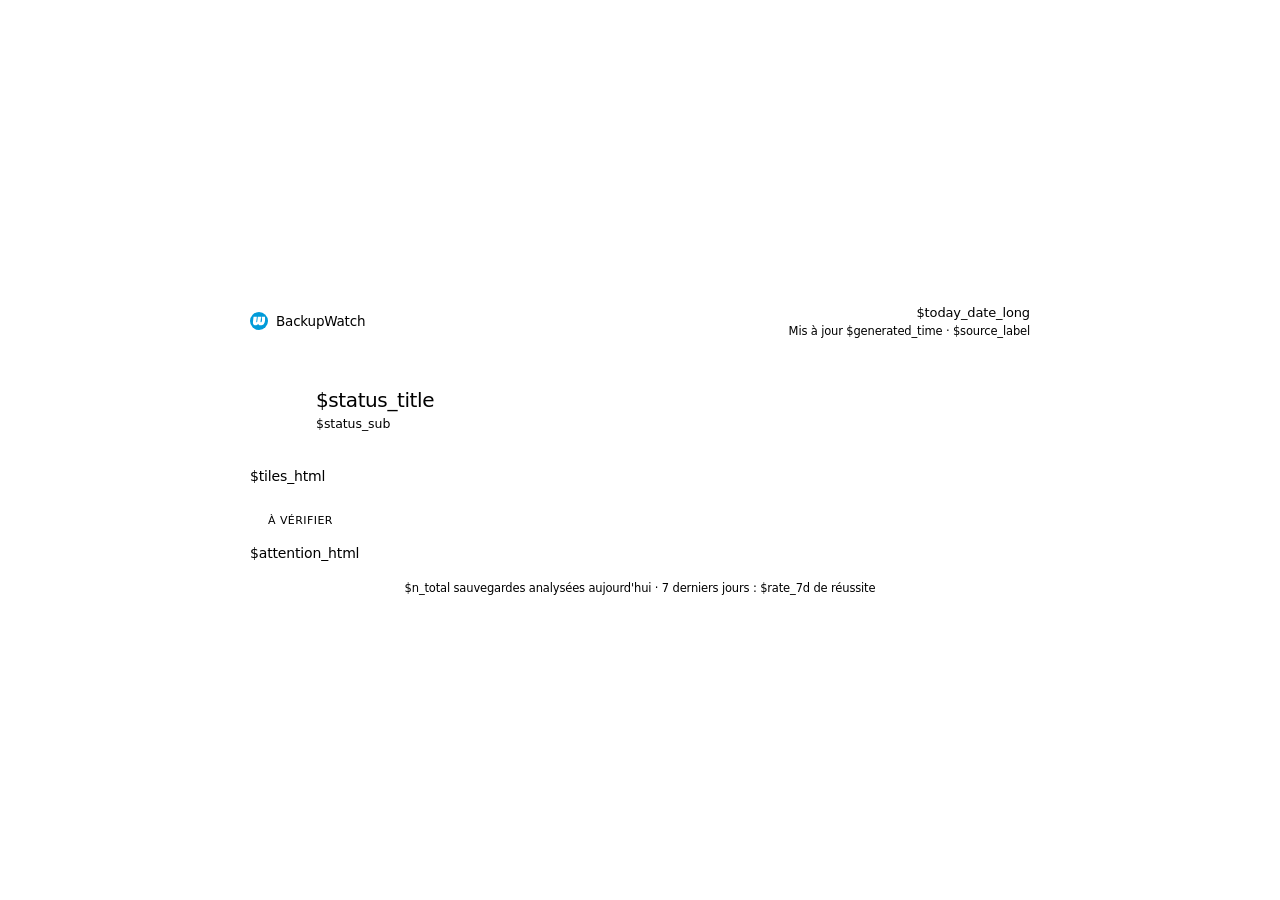
<file: backupwatch/backupwatch/report/template.html>
<!DOCTYPE html>
<html lang="fr">
<head>
  <meta charset="utf-8">
  <meta name="viewport" content="width=device-width, initial-scale=1">
  <meta http-equiv="refresh" content="300">
  <title>BackupWatch</title>
  <style>
    $fonts
    :root {
      --bg:      #F5F5F5;   /* page légèrement grise */
      --surface: #FFFFFF;   /* cartes blanc pur */

      --ink-1:   #0A0A0A;
      --ink-2:   #404040;
      --ink-3:   #737373;
      --ink-4:   #A3A3A3;

      --line:    #E8E8E8;
      --line-2:  #F2F2F2;

      --ok:      #16A34A;
      --warn:    #D97706;
      --fail:    #DC2626;

      --r: 8px;
    }

    * { box-sizing: border-box; margin: 0; padding: 0; }
    html, body { min-height: 100dvh; }
    body {
      background: var(--bg);
      color: var(--ink-1);
      font-family: "Geist", system-ui, -apple-system, sans-serif;
      font-weight: 400;
      font-size: 14px;
      line-height: 1.5;
      -webkit-font-smoothing: antialiased;
      text-rendering: optimizeLegibility;
      font-variant-numeric: tabular-nums;
      letter-spacing: -.011em;
      display: flex;
    }

    .wrap {
      width: min(860px, 100%);
      margin: auto;
      padding: clamp(24px, 4.5vh, 52px) clamp(20px, 4vw, 40px);
      display: flex;
      flex-direction: column;
      gap: 12px;
    }

    /* ── En-tête ── */
    .head {
      display: flex;
      align-items: center;
      justify-content: space-between;
      gap: 16px;
      padding-bottom: 16px;
      border-bottom: 1px solid var(--line);
    }
    .brand {
      display: flex;
      align-items: center;
      gap: 8px;
      font-size: 13.5px;
      font-weight: 500;
      letter-spacing: -.015em;
      color: var(--ink-1);
    }
    .logo { width: 18px; height: 18px; flex: none; display: block; }
    .logo svg { width: 100%; height: 100%; display: block; }
    .head-meta { text-align: right; }
    .head-date {
      font-size: 13px;
      font-weight: 500;
      color: var(--ink-2);
      letter-spacing: -.01em;
    }
    .head-sub {
      font-size: 11.5px;
      color: var(--ink-4);
      margin-top: 1px;
    }

    /* ── Bandeau d'état ── */
    .status {
      background: var(--surface);
      border: 1px solid var(--line);
      border-radius: var(--r);
      padding: clamp(16px, 2.2vh, 22px) clamp(18px, 2vw, 24px);
      display: flex;
      align-items: center;
      gap: 12px;
    }

    /* Badge statut */
    .status-badge {
      flex: none;
      display: inline-flex;
      align-items: center;
      gap: 6px;
      padding: 3px 9px 3px 7px;
      border-radius: 4px;
      font-size: 12px;
      font-weight: 500;
      letter-spacing: -.005em;
      border: 1px solid transparent;
      white-space: nowrap;
    }
    .status-badge::before {
      content: "";
      width: 6px;
      height: 6px;
      border-radius: 50%;
      flex: none;
    }
    .status--ok   .status-badge { background: #F0FDF4; color: #15803D; border-color: #BBF7D0; }
    .status--ok   .status-badge::before { background: var(--ok); }
    .status--warn .status-badge { background: #FFFBEB; color: #B45309; border-color: #FDE68A; }
    .status--warn .status-badge::before { background: var(--warn); }
    .status--fail .status-badge { background: #FEF2F2; color: #B91C1C; border-color: #FECACA; }
    .status--fail .status-badge::before { background: var(--fail); }
    .status--none .status-badge { background: #F5F5F5; color: var(--ink-3); border-color: var(--line); }
    .status--none .status-badge::before { background: var(--ink-4); }

    /* Label du badge via CSS — pas besoin de variable Python supplémentaire */
    .status-badge { font-size: 0; }  /* masque le contenu $status_class brut */
    .status-badge::after { font-size: 12px; }
    .status--ok   .status-badge::after { content: "Opérationnel"; }
    .status--warn .status-badge::after { content: "Attention"; }
    .status--fail .status-badge::after { content: "Échec"; }
    .status--none .status-badge::after { content: "En attente"; }

    .status-title {
      font-size: clamp(16px, 1.9vw, 20px);
      font-weight: 500;
      letter-spacing: -.02em;
      line-height: 1.25;
      color: var(--ink-1);
    }
    .status-sub {
      font-size: 12.5px;
      color: var(--ink-3);
      margin-top: 2px;
      letter-spacing: -.005em;
    }

    /* ── Trois compteurs ── */
    .tiles {
      display: grid;
      grid-auto-flow: column;
      grid-auto-columns: 1fr;
      background: var(--surface);
      border: 1px solid var(--line);
      border-radius: var(--r);
      overflow: hidden;
    }
    .tile {
      padding: clamp(14px, 2vh, 20px) clamp(16px, 1.8vw, 22px);
    }
    .tile + .tile { border-left: 1px solid var(--line); }

    .tile-num {
      font-size: clamp(26px, 3.2vw, 36px);
      font-weight: 500;
      letter-spacing: -.03em;
      line-height: 1;
      color: var(--ink-1);
    }
    .tile.is-zero .tile-num { color: var(--ink-4); }

    .tile-lbl {
      display: flex;
      align-items: center;
      gap: 6px;
      font-size: 11.5px;
      font-weight: 400;
      color: var(--ink-3);
      margin-top: 10px;
      letter-spacing: -.005em;
    }
    .tile-lbl::before {
      content: "";
      width: 5px;
      height: 5px;
      border-radius: 50%;
      background: var(--ink-4);
      flex: none;
    }
    .tile--ok      .tile-lbl::before { background: var(--ok); }
    .tile--warn    .tile-lbl::before { background: var(--warn); }
    .tile--fail    .tile-lbl::before { background: var(--fail); }
    .tile--unknown .tile-lbl::before { background: var(--ink-3); }
    .tile.is-zero  .tile-lbl::before { background: var(--ink-4); }

    /* ── À vérifier ── */
    .att {
      background: var(--surface);
      border: 1px solid var(--line);
      border-radius: var(--r);
      overflow: hidden;
    }
    .att-head {
      font-size: 11px;
      font-weight: 500;
      letter-spacing: .04em;
      text-transform: uppercase;
      color: var(--ink-4);
      padding: 14px 18px;
      border-bottom: 1px solid var(--line-2);
    }
    .att-list { }
    .att-row {
      display: flex;
      align-items: center;
      gap: 12px;
      padding: 11px 18px;
    }
    .att-row + .att-row { border-top: 1px solid var(--line-2); }

    .pill {
      flex: none;
      display: inline-flex;
      align-items: center;
      gap: 6px;
      min-width: 56px;
      font-size: 11.5px;
      font-weight: 400;
      color: var(--ink-3);
      letter-spacing: -.005em;
    }
    .pill::before {
      content: "";
      width: 5px;
      height: 5px;
      border-radius: 50%;
      background: var(--ink-4);
      flex: none;
    }
    .pill--fail::before { background: var(--fail); }
    .pill--warn::before { background: var(--warn); }

    .att-client {
      font-size: 13.5px;
      font-weight: 500;
      letter-spacing: -.012em;
      color: var(--ink-1);
      overflow: hidden;
      text-overflow: ellipsis;
      white-space: nowrap;
    }
    .att-meta {
      margin-left: auto;
      flex: none;
      font-size: 11.5px;
      font-weight: 400;
      color: var(--ink-4);
      font-variant-numeric: tabular-nums;
    }
    .att-more {
      padding: 10px 18px 12px;
      font-size: 12px;
      color: var(--ink-4);
      border-top: 1px solid var(--line-2);
    }
    .att-empty {
      display: flex;
      align-items: center;
      gap: 8px;
      padding: 14px 18px;
      font-size: 13px;
      font-weight: 400;
      color: var(--ink-3);
    }
    .att-empty svg { width: 14px; height: 14px; color: var(--ok); flex: none; }
    .att-empty--wait { color: var(--ink-4); }

    /* ── Pied ── */
    .foot {
      padding-top: 4px;
      text-align: center;
      font-size: 11.5px;
      color: var(--ink-4);
    }

    @media (max-width: 560px) {
      .head { flex-direction: column; align-items: flex-start; }
      .head-meta { text-align: left; }
      .status { flex-direction: column; align-items: flex-start; gap: 8px; }
    }
  </style>
</head>
<body>
  <main class="wrap">
    <header class="head">
      <div class="brand">
        <span class="logo"><svg xmlns="http://www.w3.org/2000/svg" viewBox="3568303 845391 5004345 5001402" aria-hidden="true"><circle cx="6070476" cy="3346092" r="2500701" fill="#009BD9"/><path d="M4555365 2197480 C4835561 2190368 5116393 2196845 5396843 2194305 C5424545 2193543 5452501 2194559 5480076 2198496 C5458855 2252725 5471689 2312415 5456567 2368041 C5417810 2708020 5368506 3047491 5332544 3387724 C5323268 3471036 5303571 3554729 5317041 3638803 C5325682 3673347 5347539 3709923 5384136 3719829 C5409804 3724528 5436109 3721607 5462032 3721353 C5526204 3694937 5557845 3626230 5568265 3561714 C5610326 3252977 5647812 2943605 5684537 2634487 C5699150 2488564 5728377 2343911 5736128 2197480 C6041485 2190495 6347350 2196464 6652834 2194432 C6643177 2342641 6619160 2489326 6602259 2636773 C6573540 2899282 6534910 3160648 6503777 3423030 C6490943 3489324 6491070 3557650 6495009 3624833 C6497042 3667632 6528684 3701541 6564010 3722115 C6616745 3727957 6671641 3717416 6709255 3677538 C6823493 3568699 6858057 3406139 6886395 3257168 C6923881 2987547 6905075 2712719 6857676 2445638 C6845350 2361310 6818537 2279522 6810278 2194559 C7115762 2195956 7421372 2191384 7726729 2196845 C7723044 2263139 7743376 2327528 7740962 2393695 C7740326 2423540 7748713 2452623 7751381 2482214 C7756719 2702432 7760150 2923031 7750238 3143122 C7739691 3186556 7742868 3231514 7735497 3275456 C7693309 3589019 7608679 3910584 7408284 4162551 C7295062 4302886 7147530 4418203 6976998 4479671 C6858820 4529581 6730476 4544695 6604165 4558918 C6462478 4562602 6315963 4561078 6182790 4506467 C6042629 4454397 5930931 4343399 5862185 4212590 C5859771 4196460 5835373 4196460 5830162 4210176 C5706393 4388484 5507651 4510150 5294041 4545329 C5083735 4580381 4853478 4561840 4671891 4441062 C4532618 4345940 4440490 4191634 4407197 4027804 C4371108 3900931 4389407 3767962 4390169 3638168 C4403766 3579240 4395506 3518661 4404402 3459352 C4447098 3125596 4487507 2791332 4527663 2457449 C4535668 2370708 4554475 2284856 4555365 2197480 Z" fill="#FFFFFF"/></svg></span>
        BackupWatch
      </div>
      <div class="head-meta">
        <div class="head-date">$today_date_long</div>
        <div class="head-sub">Mis à jour $generated_time · $source_label</div>
      </div>
    </header>

    <section class="status status--$status_class" role="status" aria-label="$status_title">
      <span class="status-badge" aria-hidden="true">$status_class</span>
      <div>
        <div class="status-title">$status_title</div>
        <div class="status-sub">$status_sub</div>
      </div>
    </section>

    <section class="tiles">$tiles_html</section>

    <section class="att">
      <div class="att-head">À vérifier</div>
      <div class="att-list">$attention_html</div>
    </section>

    <footer class="foot">$n_total sauvegardes analysées aujourd'hui · 7 derniers jours : $rate_7d de réussite</footer>
  </main>
</body>
</html>
</file>
